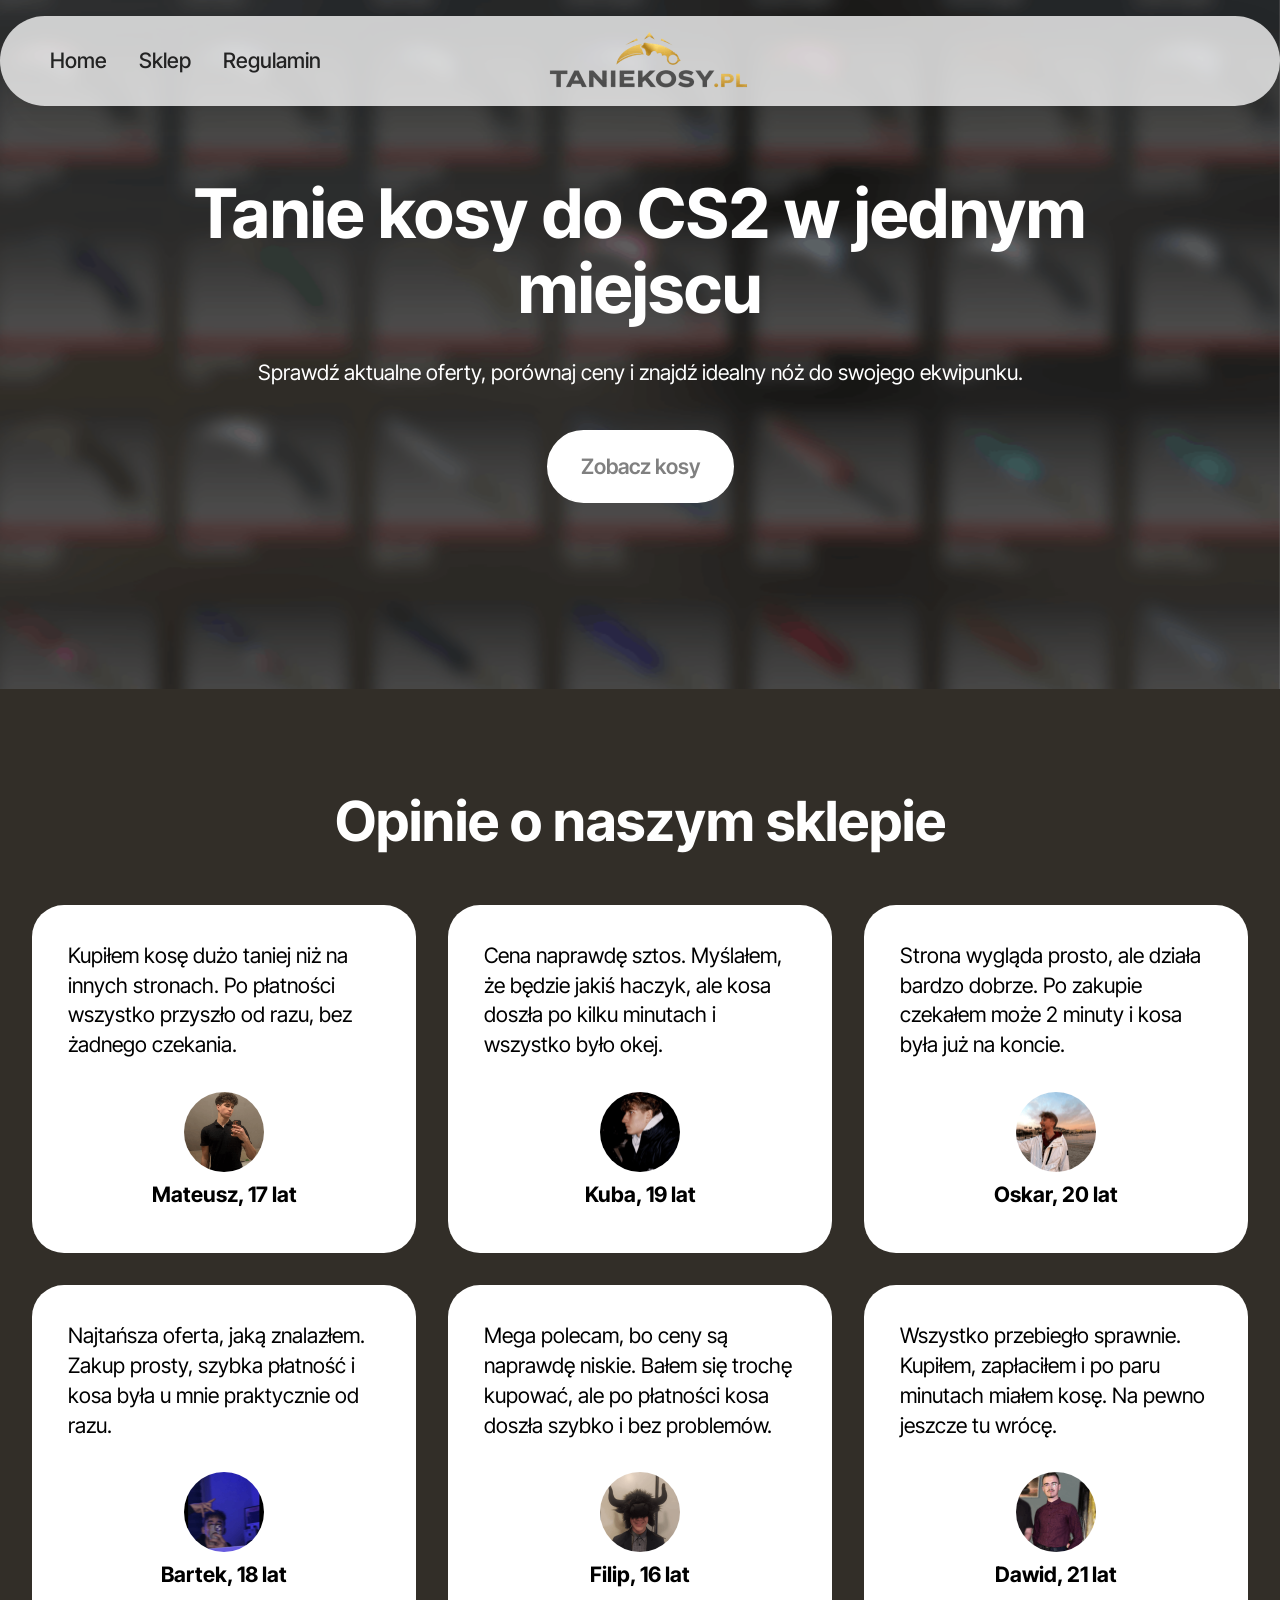
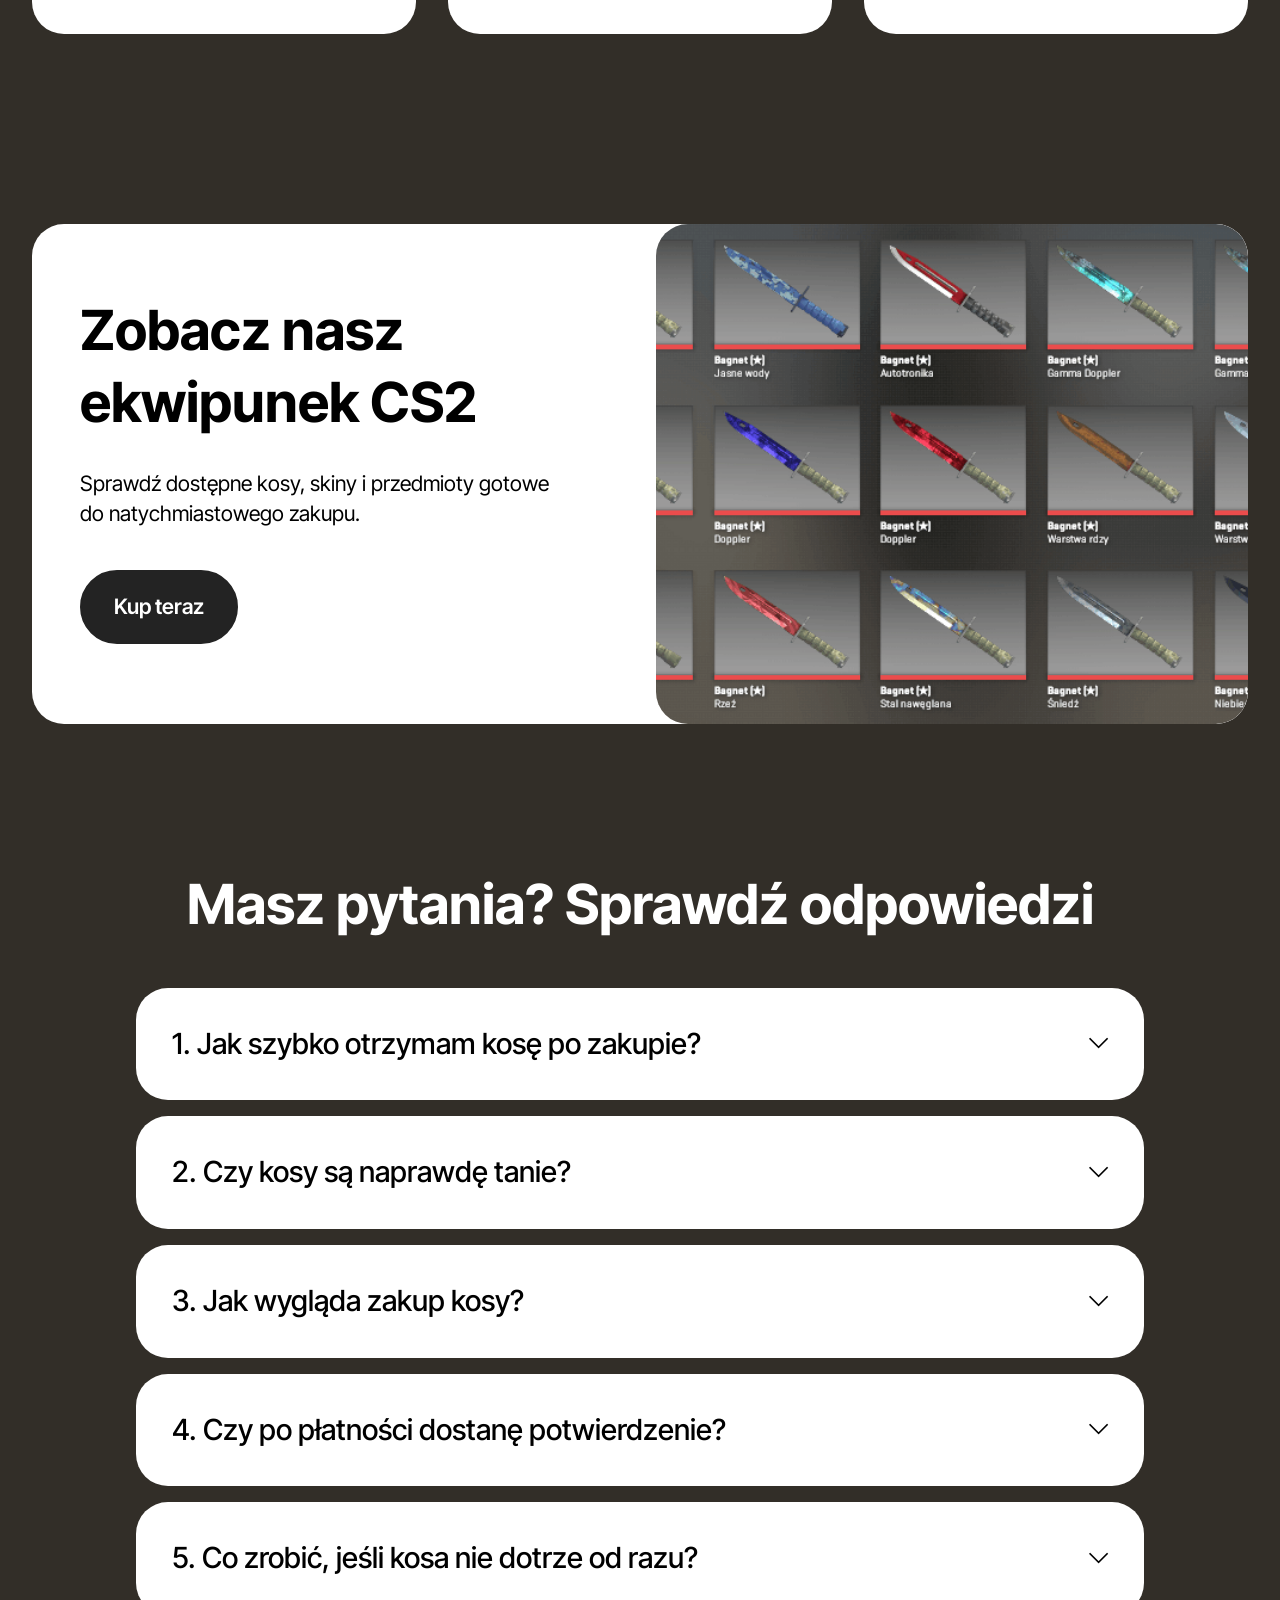
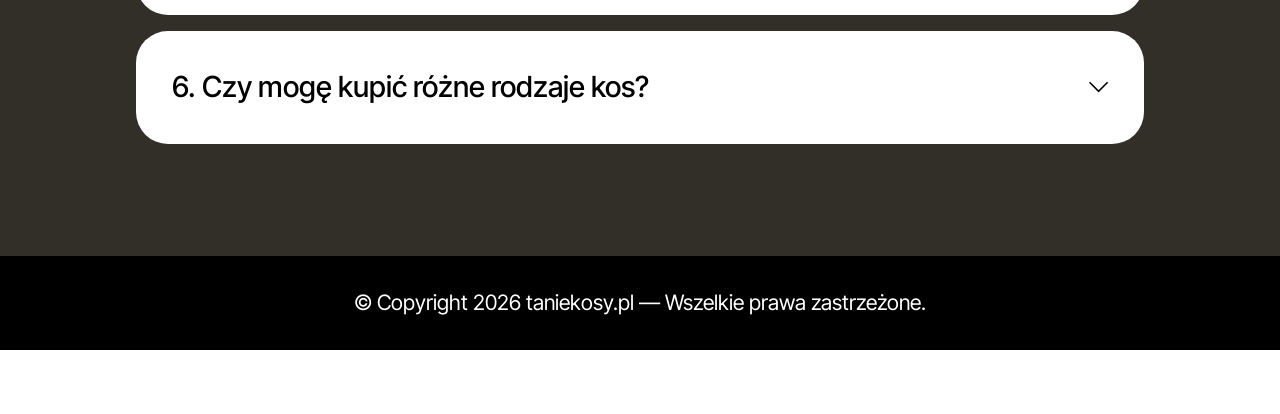
<file: index.html>
<!DOCTYPE html>
<html  >
<head>
  <!-- Site made with Mobirise Website Builder v6.1.12, https://mobirise.com -->
  <meta charset="UTF-8">
  <meta http-equiv="X-UA-Compatible" content="IE=edge">
  <meta name="generator" content="Mobirise v6.1.12, mobirise.com">
  <meta name="viewport" content="width=device-width, initial-scale=1, minimum-scale=1">
  <link rel="shortcut icon" href="assets/images/chatgpt20image203020kwi2020262000-13-51-128x128-1.png" type="image/x-icon">
  <meta name="description" content="">
  
  
  <title>Home</title>
  <link rel="stylesheet" href="assets/web/assets/mobirise-icons2/mobirise2.css">
  <link rel="stylesheet" href="assets/bootstrap/css/bootstrap.min.css">
  <link rel="stylesheet" href="assets/parallax/jarallax.css">
  <link rel="stylesheet" href="assets/animatecss/animate.css">
  <link rel="stylesheet" href="assets/dropdown/css/style.css">
  <link rel="stylesheet" href="assets/theme/css/style.css">
  <link rel="preload" href="https://fonts.googleapis.com/css?family=Inter+Tight:100,200,300,400,500,600,700,800,900,100i,200i,300i,400i,500i,600i,700i,800i,900i&display=swap" as="style" onload="this.onload=null;this.rel='stylesheet'">
  <noscript><link rel="stylesheet" href="https://fonts.googleapis.com/css?family=Inter+Tight:100,200,300,400,500,600,700,800,900,100i,200i,300i,400i,500i,600i,700i,800i,900i&display=swap"></noscript>
  <link rel="preload" as="style" href="assets/mobirise/css/mbr-additional.css?v=pNFRXb"><link rel="stylesheet" href="assets/mobirise/css/mbr-additional.css?v=pNFRXb" type="text/css">

  
  
  
</head>
<body>
  
  <section data-bs-version="5.1" class="menu menu3 cid-vidhh8G69r" once="menu" id="menu03-1i">
	

	<nav class="navbar navbar-dropdown navbar-fixed-top navbar-expand-lg">
		<div class="container">
			<div class="navbar-brand">
				<span class="navbar-logo">
					<a href="index.html">
						<img src="assets/images/chatgpt-image-30-kwi-2026-00-12-01-removebg-preview-480x160.png" alt="Mobirise Website Builder" style="height: 5rem;">
					</a>
				</span>
				
			</div>
			<button class="navbar-toggler" type="button" data-toggle="collapse" data-bs-toggle="collapse" data-target="#navbarSupportedContent" data-bs-target="#navbarSupportedContent" aria-controls="navbarNavAltMarkup" aria-expanded="false" aria-label="Toggle navigation">
				<div class="hamburger">
					<span></span>
					<span></span>
					<span></span>
					<span></span>
				</div>
			</button>
			<div class="collapse navbar-collapse" id="navbarSupportedContent">
				<ul class="navbar-nav nav-dropdown nav-right" data-app-modern-menu="true"><li class="nav-item">
						<a class="nav-link link text-black text-primary display-4" href="index.html">Home</a>
					</li>
					<li class="nav-item">
						<a class="nav-link link text-black show text-primary display-4" href="page1.html" aria-expanded="false">Sklep</a>
					</li>
					<li class="nav-item">
						<a class="nav-link link text-black text-primary display-4" href="page2.html">Regulamin</a>
					</li></ul>
				
				
			</div>
		</div>
	</nav>
</section>

<section data-bs-version="5.1" class="header09 startm5 cid-vidhtXXkE1 mbr-parallax-background" id="header09-1j">	
    
	<div class="mbr-overlay" style="opacity: 0.5; background-color: rgb(0, 0, 0);"></div>
	
	<div class="container-fluid">
		<div class="row">
			<div class="content-wrap col-12 col-md-10">
				<h1 class="mbr-section-title mbr-fonts-style mbr-white mb-4 display-1"><strong>Tanie kosy do CS2 w jednym miejscu</strong></h1>
				
				<p class="mbr-fonts-style mbr-text mbr-white mb-4 display-7">
					Sprawdź aktualne oferty, porównaj ceny i znajdź idealny nóż do swojego ekwipunku.
				</p>
				<div class="mbr-section-btn"><a class="btn btn-danger display-7" href="page1.html">Zobacz kosy</a></div>
			</div>
		</div>
	</div>
</section>

<section data-bs-version="5.1" class="people04 cid-vidt7UeLgT" id="people04-28">
	
	
	<div class="container">
		<div class="row mb-5 justify-content-center">
			<div class="col-12 mb-0 content-head">
				<h3 class="mbr-section-title mbr-fonts-style align-center mb-0 display-2">
					<strong>Opinie o naszym sklepie</strong></h3>
				
			</div>
		</div>
		<div class="row mbr-masonry" data-masonry="{&quot;percentPosition&quot;: true }">
			<div class="item features-without-image col-12 col-md-6 col-lg-4 active">
				<div class="item-wrapper">
					<div class="card-box align-left">
						<p class="card-text mbr-fonts-style display-7">
							Kupiłem kosę dużo taniej niż na innych stronach. Po płatności wszystko przyszło od razu, bez żadnego czekania.
						</p>
						<div class="img-wrapper mt-4 mb-2">
							<img src="assets/images/zrzut20ekranu202026-04-2920232157-160x157.png" alt="" data-slide-to="0" data-bs-slide-to="0">
						</div>
						<h5 class="card-title mbr-fonts-style display-7"><strong>Mateusz, 17 lat</strong></h5>
					</div>
				</div>
			</div>
			<div class="item features-without-image col-12 col-md-6 col-lg-4">
				<div class="item-wrapper">
					<div class="card-box align-left">
						<p class="card-text mbr-fonts-style display-7">
							Cena naprawdę sztos. Myślałem, że będzie jakiś haczyk, ale kosa doszła po kilku minutach i wszystko było okej.
						</p>
						<div class="img-wrapper mt-4 mb-2">
							<img src="assets/images/zrzut20ekranu202026-04-2920232144-160x179.png" data-slide-to="1" data-bs-slide-to="1" alt="">
						</div>
						<h5 class="card-title mbr-fonts-style display-7"><strong>Kuba, 19 lat</strong></h5>
					</div>
				</div>
			</div>
			<div class="item features-without-image col-12 col-md-6 col-lg-4">
				<div class="item-wrapper">
					<div class="card-box align-left">
						<p class="card-text mbr-fonts-style display-7">
							Strona wygląda prosto, ale działa bardzo dobrze. Po zakupie czekałem może 2 minuty i kosa była już na koncie.
						</p>
						<div class="img-wrapper mt-4 mb-2">
							<img src="assets/images/zrzut20ekranu202026-04-2920232059-160x161.png" data-slide-to="2" data-bs-slide-to="2" alt="">
						</div>
						<h5 class="card-title mbr-fonts-style display-7"><strong>Oskar, 20 lat</strong></h5>
					</div>
				</div>
			</div>
			<div class="item features-without-image col-12 col-md-6 col-lg-4">
				<div class="item-wrapper">
					<div class="card-box align-left">
						<p class="card-text mbr-fonts-style display-7">
							Najtańsza oferta, jaką znalazłem. Zakup prosty, szybka płatność i kosa była u mnie praktycznie od razu.
						</p>
						<div class="img-wrapper mt-4 mb-2">
							<img src="assets/images/zrzut20ekranu202026-04-2920232128-160x190.png" data-slide-to="3" data-bs-slide-to="3" alt="">
						</div>
						<h5 class="card-title mbr-fonts-style display-7"><strong>Bartek, 18 lat</strong></h5>
					</div>
				</div>
			</div>
			<div class="item features-without-image col-12 col-md-6 col-lg-4">
				<div class="item-wrapper">
					<div class="card-box align-left">
						<p class="card-text mbr-fonts-style display-7">
							Mega polecam, bo ceny są naprawdę niskie. Bałem się trochę kupować, ale po płatności kosa doszła szybko i bez problemów.
						</p>
						<div class="img-wrapper mt-4 mb-2">
							<img src="assets/images/zrzut20ekranu202026-04-2920232021-160x164.png" data-slide-to="4" data-bs-slide-to="4" alt="">
						</div>
						<h5 class="card-title mbr-fonts-style display-7"><strong>Filip, 16 lat</strong></h5>
					</div>
				</div>
			</div>
			<div class="item features-without-image col-12 col-md-6 col-lg-4">
				<div class="item-wrapper">
					<div class="card-box align-left">
						<p class="card-text mbr-fonts-style display-7">
							Wszystko przebiegło sprawnie. Kupiłem, zapłaciłem i po paru minutach miałem kosę. Na pewno jeszcze tu wrócę.
						</p>
						<div class="img-wrapper mt-4 mb-2">
							<img src="assets/images/zrzut20ekranu202026-04-2920232045-160x172.png" data-slide-to="5" data-bs-slide-to="5" alt="">
						</div>
						<h5 class="card-title mbr-fonts-style display-7"><strong>Dawid, 21 lat</strong></h5>
					</div>
				</div>
			</div>
		</div>
	</div>
</section>

<section data-bs-version="5.1" class="features025 cid-vidxOL8Yru" id="features025-29">
  

  
  

  <div class="container">
    <div class="row justify-content-center align-items-center">
      <div class="col-12">
        <div class="card-wrapper">
          <div class="row">
            <div class="col-12 col-md-12 col-lg-6 image-wrapper">
              <img class="w-100" src="assets/images/zrzut20ekranu202026-04-2920224809-700x419.png" alt="Mobirise Website Builder">
            </div>
            <div class="col-12 col-lg col-md-12">
              <div class="text-wrapper align-left">
                <h5 class="mbr-section-title mbr-fonts-style mb-4 display-2"><strong>Zobacz nasz ekwipunek CS2</strong></h5>
                
                <p class="mbr-text mbr-fonts-style mb-4 display-7">
                  Sprawdź dostępne kosy, skiny i przedmioty gotowe do natychmiastowego zakupu.<br>
                </p>
                <div class="mbr-section-btn mt-3"><a class="btn btn-lg btn-black display-7" href="page1.html">Kup teraz</a></div>
              </div>
            </div>
          </div>
        </div>
      </div>
    </div>
  </div>
</section>

<section data-bs-version="5.1" class="list1 cid-vidkOlXGic" id="list01-21">	
    
	
	<div class="container">
		<div class="row justify-content-center">
			<div class="col-12 col-md-12 col-lg-10 m-auto">
				<div class="content">
					<div class="row justify-content-center mb-5">
						<div class="col-12 content-head">
							<div class="mbr-section-head">
								<h4 class="mbr-section-title mbr-fonts-style align-center mb-0 display-2"><strong>Masz pytania? Sprawdź odpowiedzi</strong></h4>
								
							</div>
						</div>
					</div>
					<div id="bootstrap-accordion_30" class="panel-group accordionStyles accordion" role="tablist" aria-multiselectable="true">
						<div class="card">
							<div class="card-header" role="tab" id="headingOne">
								<a role="button" class="panel-title collapsed" data-toggle="collapse" data-bs-toggle="collapse" data-core="" href="#collapse1_30" aria-expanded="false" aria-controls="collapse1">
									<h6 class="panel-title-edit mbr-semibold mbr-fonts-style mb-0 display-5">1. Jak szybko otrzymam kosę po zakupie?</h6>
									<span class="sign mbr-iconfont mobi-mbri-arrow-down"></span>
								</a>
							</div>
							<div id="collapse1_30" class="panel-collapse noScroll collapse" role="tabpanel" aria-labelledby="headingOne" data-parent="#accordion" data-bs-parent="#bootstrap-accordion_30">
								<div class="panel-body">
									<p class="mbr-fonts-style panel-text display-7">
										Najczęściej kosa trafia do kupującego od razu po płatności lub w ciągu kilku minut. W wyjątkowych sytuacjach czas realizacji może być trochę dłuższy.
									</p>
								</div>
							</div>
						</div>
						<div class="card">
							<div class="card-header" role="tab" id="headingOne">
								<a role="button" class="panel-title collapsed" data-toggle="collapse" data-bs-toggle="collapse" data-core="" href="#collapse2_30" aria-expanded="false" aria-controls="collapse2">
									<h6 class="panel-title-edit mbr-semibold mbr-fonts-style mb-0 display-5">2. Czy kosy są naprawdę tanie?</h6>
									<span class="sign mbr-iconfont mobi-mbri-arrow-down"></span>
								</a>
							</div>
							<div id="collapse2_30" class="panel-collapse noScroll collapse" role="tabpanel" aria-labelledby="headingOne" data-parent="#accordion" data-bs-parent="#bootstrap-accordion_30">
								<div class="panel-body">
									<p class="mbr-fonts-style panel-text display-7">
										Tak, naszą główną zaletą są bardzo niskie ceny. Staramy się oferować kosy do CS2 możliwie najtaniej.
									</p>
								</div>
							</div>
						</div>
						<div class="card">
							<div class="card-header" role="tab" id="headingOne">
								<a role="button" class="panel-title collapsed" data-toggle="collapse" data-bs-toggle="collapse" data-core="" href="#collapse3_30" aria-expanded="false" aria-controls="collapse3">
									<h6 class="panel-title-edit mbr-semibold mbr-fonts-style mb-0 display-5">3. Jak wygląda zakup kosy?</h6>
									<span class="sign mbr-iconfont mobi-mbri-arrow-down"></span>
								</a>
							</div>
							<div id="collapse3_30" class="panel-collapse noScroll collapse" role="tabpanel" aria-labelledby="headingOne" data-parent="#accordion" data-bs-parent="#bootstrap-accordion_30">
								<div class="panel-body">
									<p class="mbr-fonts-style panel-text display-7">
										Wybierasz interesującą Cię kosę, przechodzisz do płatności, a po jej zaksięgowaniu realizujemy zamówienie.
									</p>
								</div>
							</div>
						</div>
						<div class="card">
							<div class="card-header" role="tab" id="headingOne">
								<a role="button" class="panel-title collapsed" data-toggle="collapse" data-bs-toggle="collapse" data-core="" href="#collapse4_30" aria-expanded="false" aria-controls="collapse4">
									<h6 class="panel-title-edit mbr-semibold mbr-fonts-style mb-0 display-5">4. Czy po płatności dostanę potwierdzenie?</h6>
									<span class="sign mbr-iconfont mobi-mbri-arrow-down"></span>
								</a>
							</div>
							<div id="collapse4_30" class="panel-collapse noScroll collapse" role="tabpanel" aria-labelledby="headingOne" data-parent="#accordion" data-bs-parent="#bootstrap-accordion_30">
								<div class="panel-body">
									<p class="mbr-fonts-style panel-text display-7">
										Tak, po zakupie otrzymasz potwierdzenie zamówienia oraz informacje dotyczące realizacji.
									</p>
								</div>
							</div>
						</div>
						<div class="card">
							<div class="card-header" role="tab" id="headingOne">
								<a role="button" class="panel-title collapsed" data-toggle="collapse" data-bs-toggle="collapse" data-core="" href="#collapse5_30" aria-expanded="false" aria-controls="collapse5">
									<h6 class="panel-title-edit mbr-semibold mbr-fonts-style mb-0 display-5">5. Co zrobić, jeśli kosa nie dotrze od razu?</h6>
									<span class="sign mbr-iconfont mobi-mbri-arrow-down"></span>
								</a>
							</div>
							<div id="collapse5_30" class="panel-collapse noScroll collapse" role="tabpanel" aria-labelledby="headingOne" data-parent="#accordion" data-bs-parent="#bootstrap-accordion_30">
								<div class="panel-body">
									<p class="mbr-fonts-style panel-text display-7">
										Wystarczy skontaktować się z obsługą sklepu. Sprawdzimy zamówienie i pomożemy jak najszybciej rozwiązać problem.
									</p>
								</div>
							</div>
						</div>
						<div class="card">
							<div class="card-header" role="tab" id="headingOne">
								<a role="button" class="panel-title collapsed" data-toggle="collapse" data-bs-toggle="collapse" data-core="" href="#collapse6_30" aria-expanded="false" aria-controls="collapse6">
									<h6 class="panel-title-edit mbr-semibold mbr-fonts-style mb-0 display-5">6. Czy mogę kupić różne rodzaje kos?</h6>
									<span class="sign mbr-iconfont mobi-mbri-arrow-down"></span>
								</a>
							</div>
							<div id="collapse6_30" class="panel-collapse noScroll collapse" role="tabpanel" aria-labelledby="headingOne" data-parent="#accordion" data-bs-parent="#bootstrap-accordion_30">
								<div class="panel-body">
									<p class="mbr-fonts-style panel-text display-7">
										Tak, w sklepie znajdziesz różne modele noży do CS2, między innymi Karambit, Butterfly, M9 Bayonet, Talon, Huntsman i inne.
									</p>
								</div>
							</div>
						</div>
					</div>
				</div>
			</div>
		</div>
	</div>
</section>

<section data-bs-version="5.1" class="footer4 cid-vidkRnXA9g" once="footers" id="footer04-22">

    

    

    <div class="container">
        <div class="media-container-row align-center mbr-white">
            <div class="col-12">
                <p class="mbr-text mb-0 mbr-fonts-style display-7">
                    © Copyright 2026 taniekosy.pl — Wszelkie prawa zastrzeżone.
                </p>
            </div>
        </div>
    </div>
</section><section class="display-7" style="padding: 0;align-items: center;justify-content: center;flex-wrap: wrap;    align-content: center;display: flex;position: relative;height: 4rem;"><a href="https://mobiri.se/3700292" style="flex: 1 1;height: 4rem;position: absolute;width: 100%;z-index: 1;"><img alt="" style="height: 4rem;" src="[data-uri]"></a><p style="margin: 0;text-align: center;" class="display-7">&#8204;</p><a style="z-index:1" href="https://mobirise.com/builder/ai-website-builder.html">AI Website Builder</a></section><script src="assets/bootstrap/js/bootstrap.bundle.min.js"></script>  <script src="assets/parallax/jarallax.js"></script>  <script src="assets/smoothscroll/smooth-scroll.js"></script>  <script src="assets/ytplayer/index.js"></script>  <script src="assets/dropdown/js/navbar-dropdown.js"></script>  <script src="assets/masonry/masonry.pkgd.min.js"></script>  <script src="assets/imagesloaded/imagesloaded.pkgd.min.js"></script>  <script src="assets/mbr-switch-arrow/mbr-switch-arrow.js"></script>  <script src="assets/theme/js/script.js"></script>  
  
  
  <input name="animation" type="hidden">
  </body>
</html>
</file>
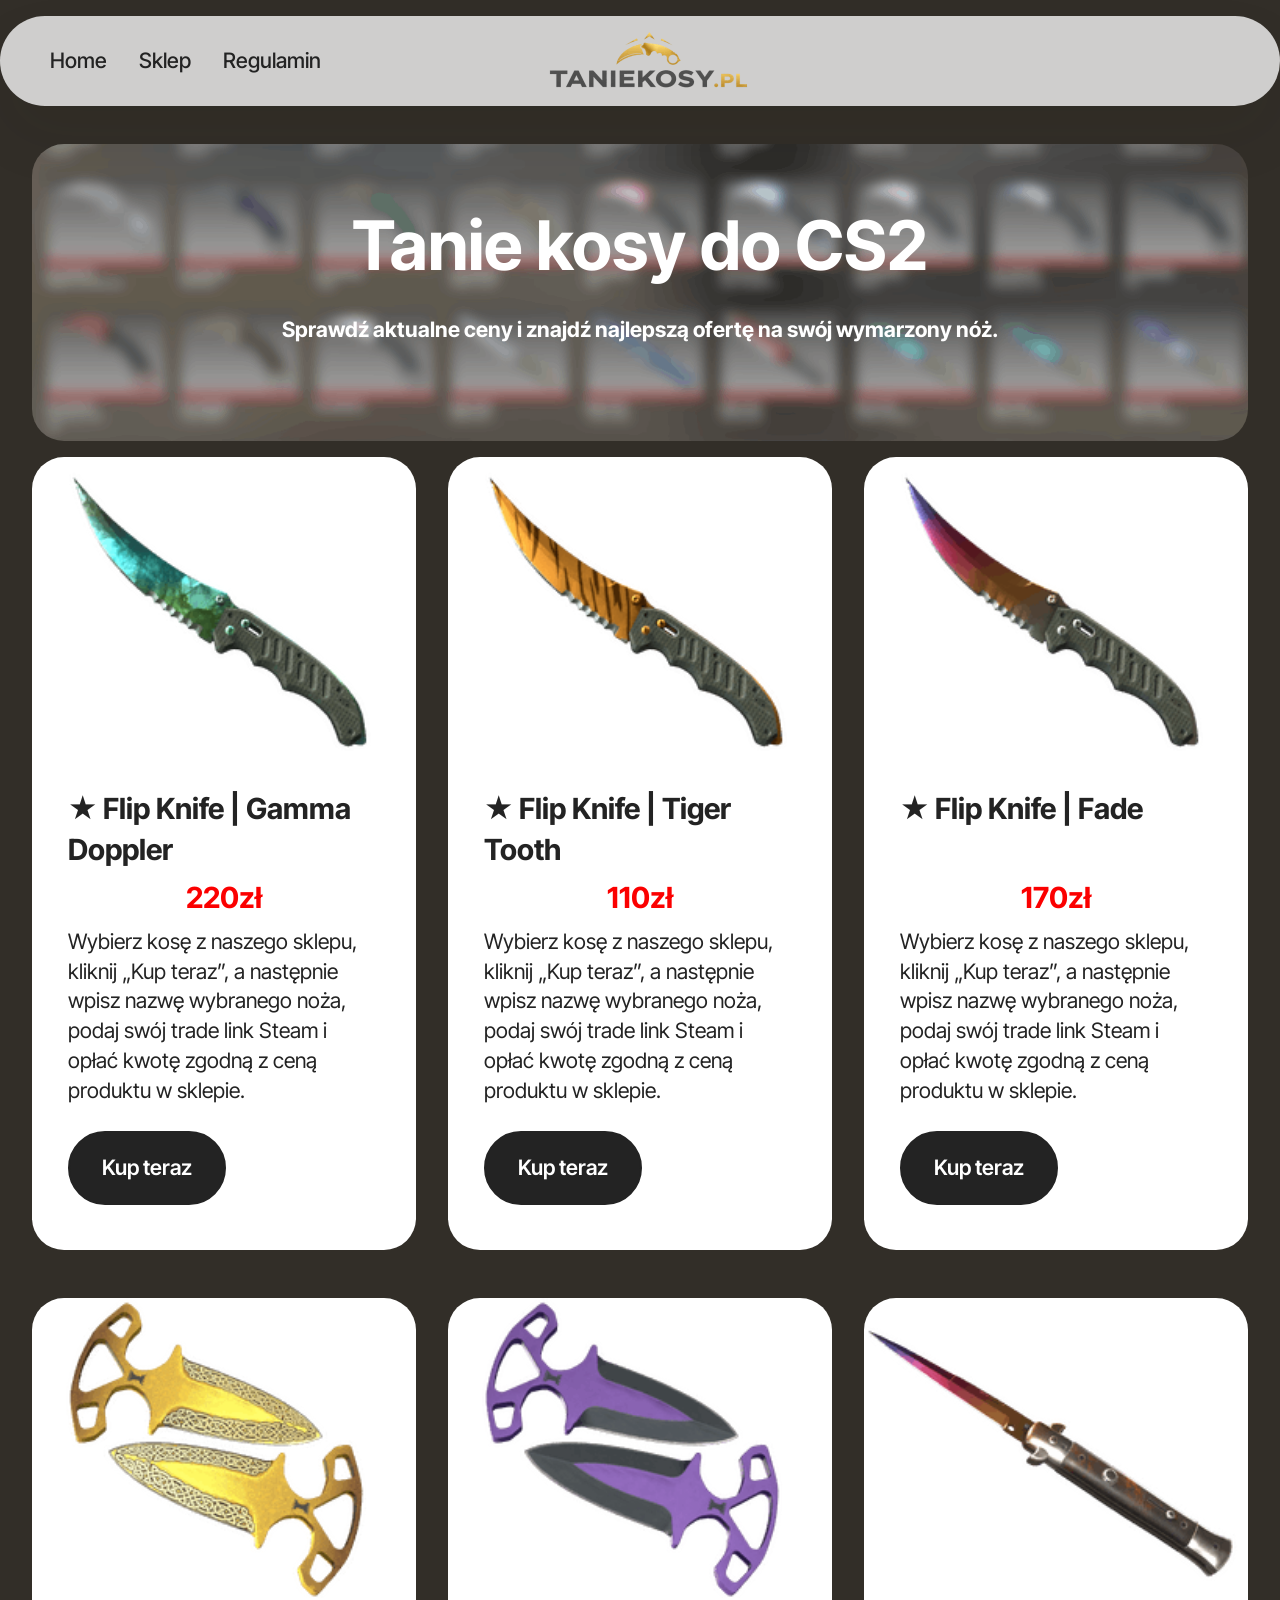
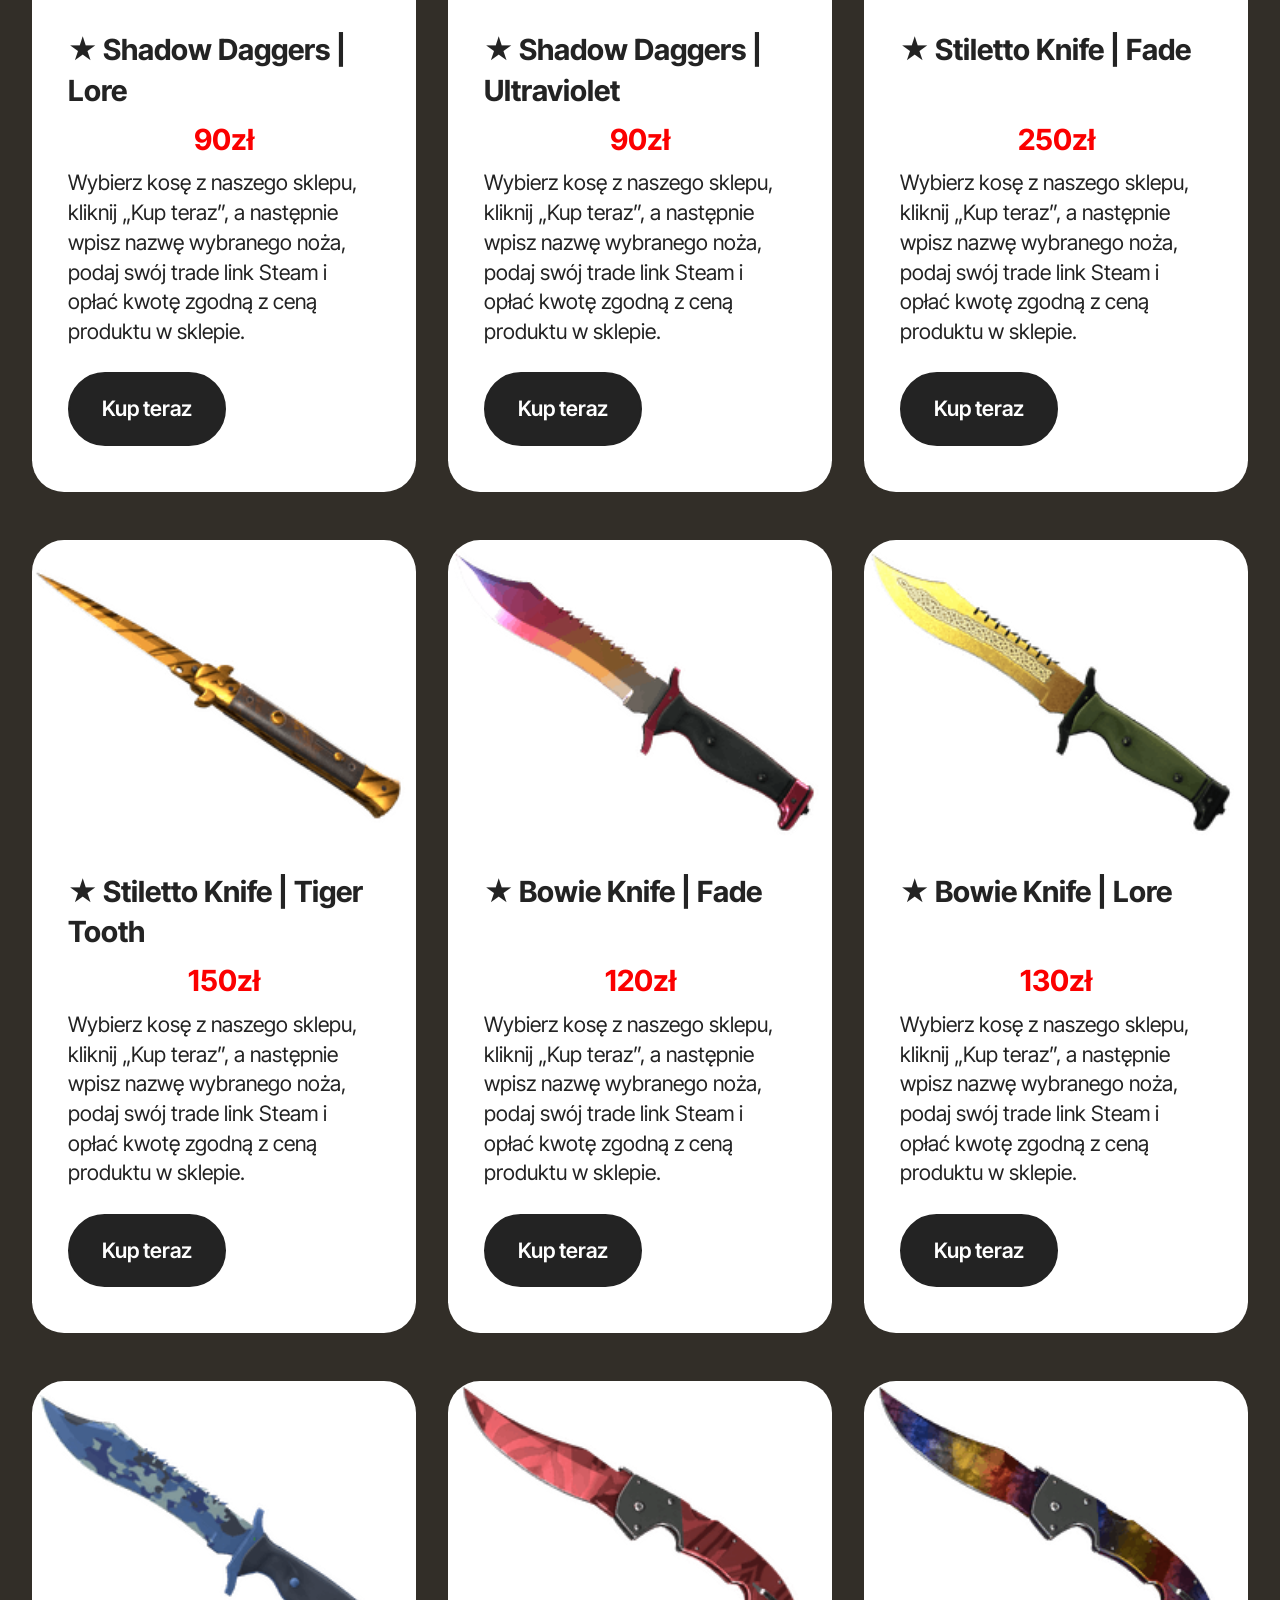
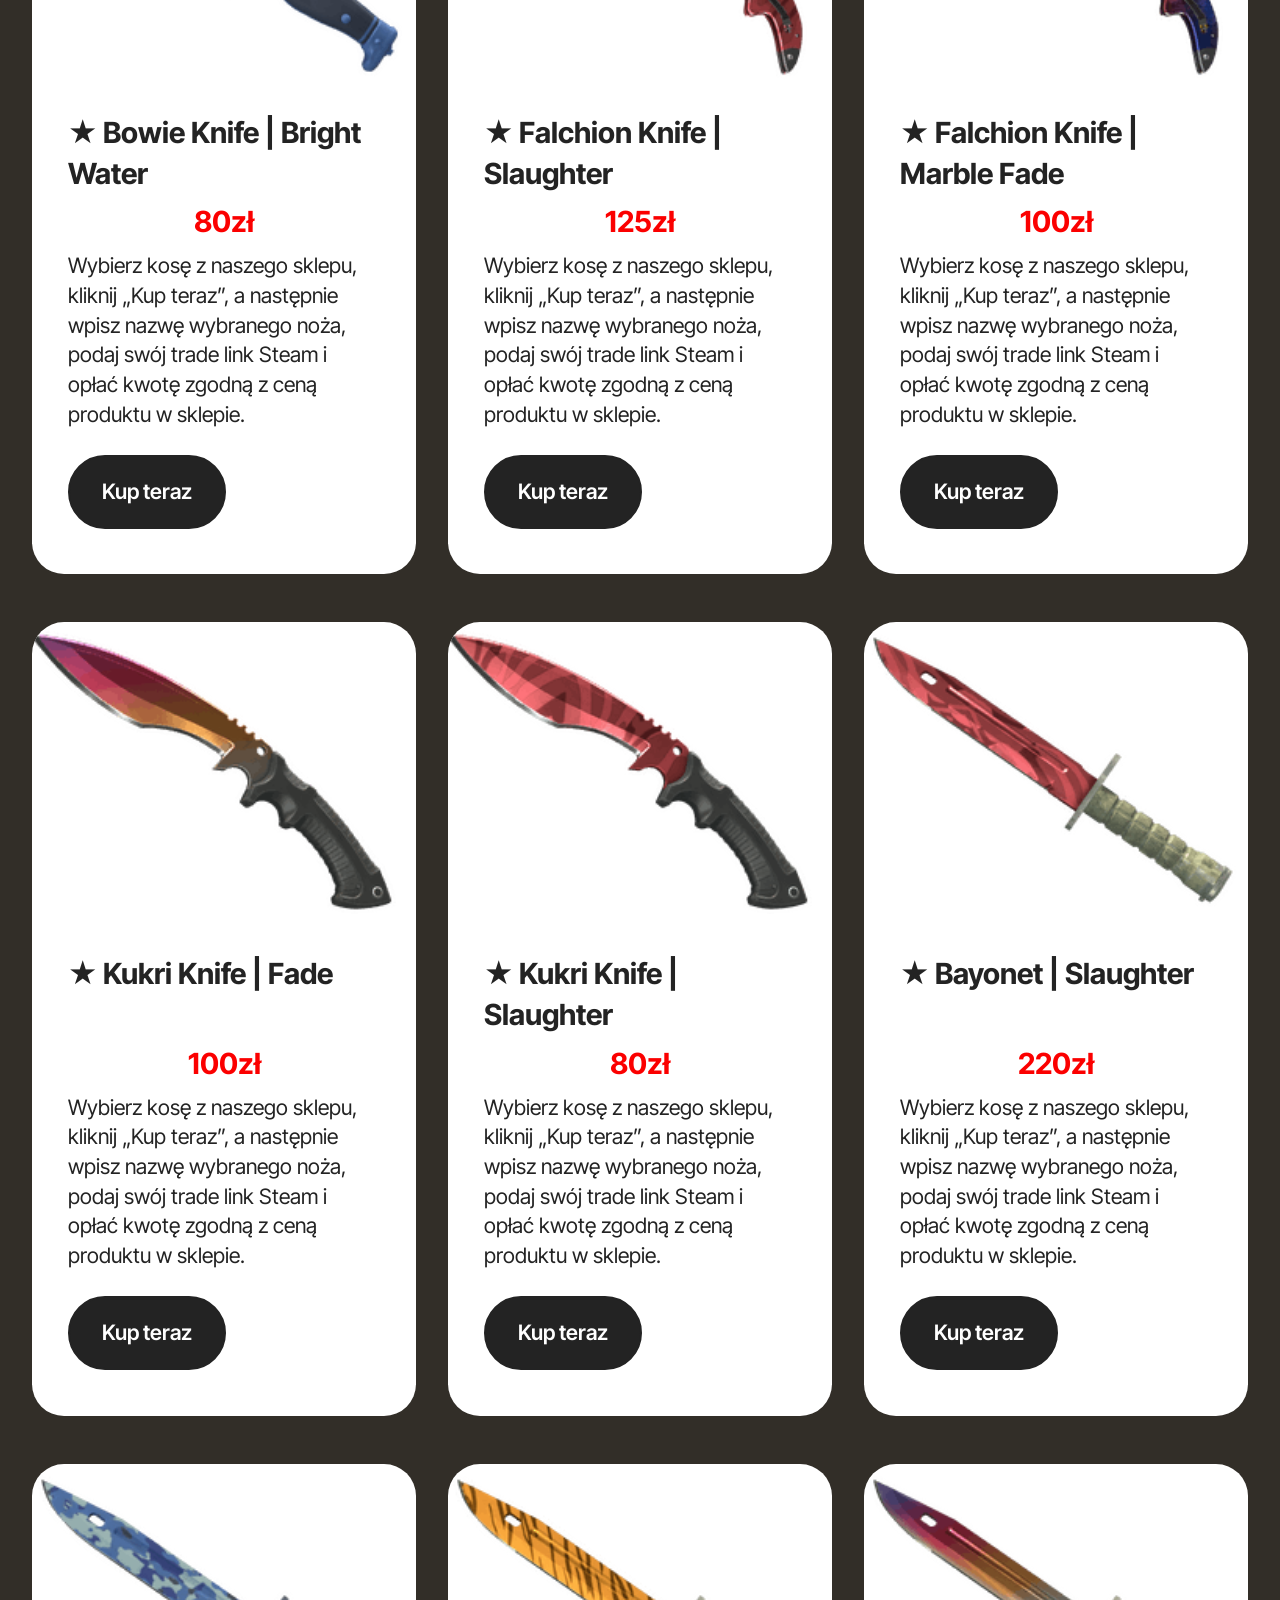
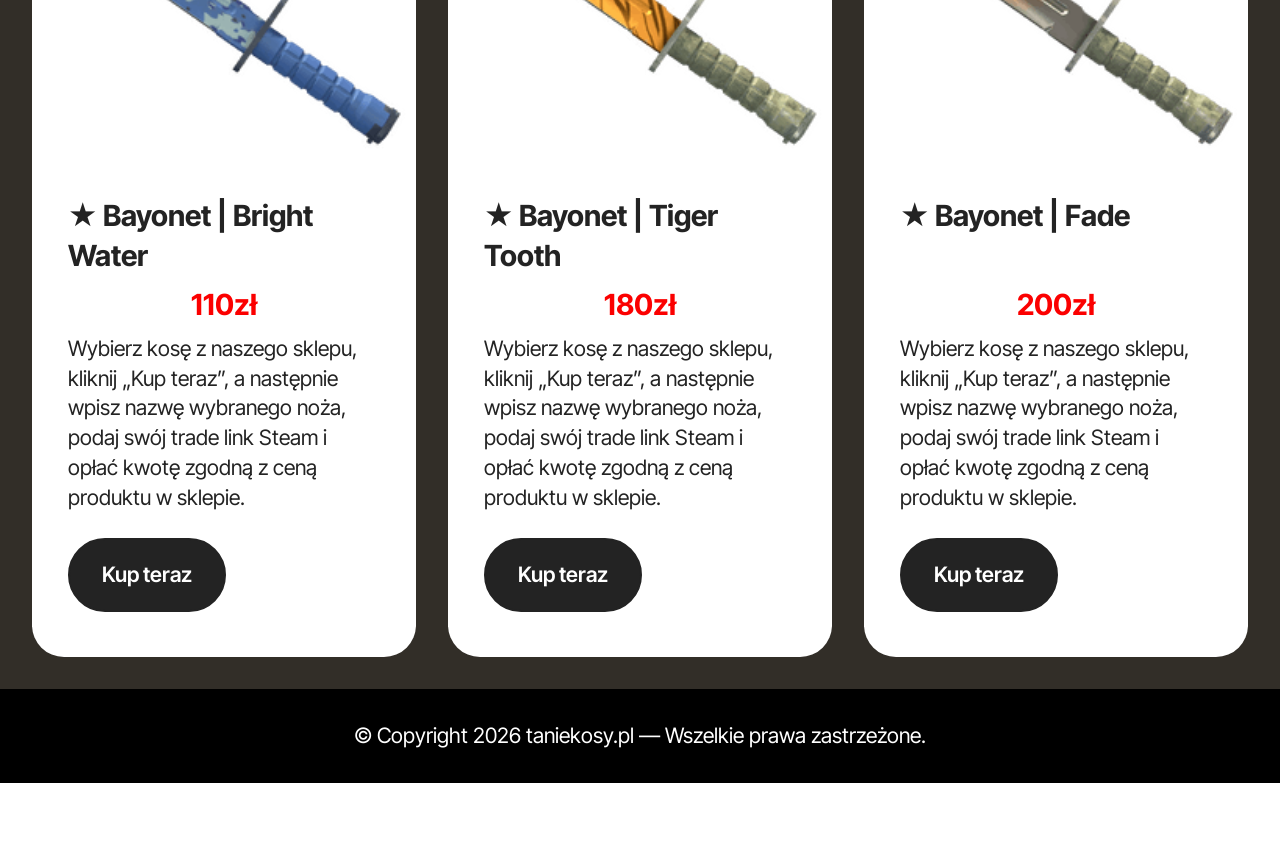
<file: page1.html>
<!DOCTYPE html>
<html  >
<head>
  <!-- Site made with Mobirise Website Builder v6.1.12, https://mobirise.com -->
  <meta charset="UTF-8">
  <meta http-equiv="X-UA-Compatible" content="IE=edge">
  <meta name="generator" content="Mobirise v6.1.12, mobirise.com">
  <meta name="viewport" content="width=device-width, initial-scale=1, minimum-scale=1">
  <link rel="shortcut icon" href="assets/images/chatgpt20image203020kwi2020262000-13-51-128x128-1.png" type="image/x-icon">
  <meta name="description" content="">
  
  
  <title>Sklep</title>
  <link rel="stylesheet" href="assets/web/assets/mobirise-icons2/mobirise2.css">
  <link rel="stylesheet" href="assets/bootstrap/css/bootstrap.min.css">
  <link rel="stylesheet" href="assets/animatecss/animate.css">
  <link rel="stylesheet" href="assets/dropdown/css/style.css">
  <link rel="stylesheet" href="assets/theme/css/style.css">
  <link rel="preload" href="https://fonts.googleapis.com/css?family=Inter+Tight:100,200,300,400,500,600,700,800,900,100i,200i,300i,400i,500i,600i,700i,800i,900i&display=swap" as="style" onload="this.onload=null;this.rel='stylesheet'">
  <noscript><link rel="stylesheet" href="https://fonts.googleapis.com/css?family=Inter+Tight:100,200,300,400,500,600,700,800,900,100i,200i,300i,400i,500i,600i,700i,800i,900i&display=swap"></noscript>
  <link rel="preload" as="style" href="assets/mobirise/css/mbr-additional.css?v=K4RdWj"><link rel="stylesheet" href="assets/mobirise/css/mbr-additional.css?v=K4RdWj" type="text/css">

  
  
  
</head>
<body>
  
  <section data-bs-version="5.1" class="menu menu3 cid-vidj1pimf2" once="menu" id="menu03-1r">
	

	<nav class="navbar navbar-dropdown navbar-fixed-top navbar-expand-lg">
		<div class="container">
			<div class="navbar-brand">
				<span class="navbar-logo">
					<a href="index.html">
						<img src="assets/images/chatgpt-image-30-kwi-2026-00-12-01-removebg-preview-480x160.png" alt="Mobirise Website Builder" style="height: 5rem;">
					</a>
				</span>
				
			</div>
			<button class="navbar-toggler" type="button" data-toggle="collapse" data-bs-toggle="collapse" data-target="#navbarSupportedContent" data-bs-target="#navbarSupportedContent" aria-controls="navbarNavAltMarkup" aria-expanded="false" aria-label="Toggle navigation">
				<div class="hamburger">
					<span></span>
					<span></span>
					<span></span>
					<span></span>
				</div>
			</button>
			<div class="collapse navbar-collapse" id="navbarSupportedContent">
				<ul class="navbar-nav nav-dropdown nav-right" data-app-modern-menu="true"><li class="nav-item">
						<a class="nav-link link text-black text-primary display-4" href="index.html">Home</a>
					</li>
					<li class="nav-item">
						<a class="nav-link link text-black show text-primary display-4" href="page1.html" aria-expanded="false">Sklep</a>
					</li>
					<li class="nav-item">
						<a class="nav-link link text-black text-primary display-4" href="page2.html">Regulamin</a>
					</li></ul>
				
				
			</div>
		</div>
	</nav>
</section>

<section data-bs-version="5.1" class="header15 cid-vidrxQFKeI" id="header15-26">
	

	
	
	<div class="container">
		<div class="row justify-content-center">
			<div class="card col-12 col-lg-12">
				<div class="card-wrapper wrap">
					<div class="card-box align-center">
						<h1 class="card-title mbr-fonts-style mb-4 display-1"><strong>Tanie kosy do CS2</strong></h1>
						<p class="mbr-text mbr-fonts-style mb-4 display-7"><strong>
							Sprawdź aktualne ceny i znajdź najlepszą ofertę na swój wymarzony nóż.
						</strong></p>
						
					</div>
				</div>
			</div>
		</div>
	</div>
</section>

<section data-bs-version="5.1" class="pricing02 cid-vidjcwjlyj" id="pricing02-1u">
  
  
  <div class="container">
    <div class="row justify-content-center">
      <div class="col-12 content-head">
        
      </div>
    </div>
    <div class="row">
      <div class="item features-image col-12 col-md-6 col-lg-4">
        <div class="item-wrapper">
          <div class="item-img">
            <img src="assets/images/330x1922028-256x192.png" alt="Mobirise Website Builder">
          </div>
          <div class="item-content">
            <h5 class="item-title mbr-fonts-style display-5"><strong>★ Flip Knife | Gamma Doppler</strong></h5>
            <h6 class="item-subtitle mbr-fonts-style display-5"><strong>220zł</strong></h6>
            <p class="mbr-text mbr-fonts-style display-7">
              Wybierz kosę z naszego sklepu, kliknij „Kup teraz”, a następnie wpisz nazwę wybranego noża, podaj swój trade link Steam i opłać kwotę zgodną z ceną produktu w sklepie.
            </p>
            <div class="mbr-section-btn item-footer"><a href="https://suppi.pl/wsparcie/taniekosy" class="btn item-btn btn-black display-7" target="_blank">Kup teraz</a></div>
          </div>

        </div>
      </div>
      <div class="item features-image col-12 col-md-6 col-lg-4">
        <div class="item-wrapper">
          <div class="item-img">
            <img src="assets/images/330x1922029-256x192.png" alt="Mobirise Website Builder">
          </div>
          <div class="item-content">
            <h5 class="item-title mbr-fonts-style display-5"><strong>★ Flip Knife | Tiger Tooth</strong></h5>
            <h6 class="item-subtitle mbr-fonts-style display-5"><strong>
              110zł</strong></h6>
            <p class="mbr-text mbr-fonts-style display-7">
              Wybierz kosę z naszego sklepu, kliknij „Kup teraz”, a następnie wpisz nazwę wybranego noża, podaj swój trade link Steam i opłać kwotę zgodną z ceną produktu w sklepie.
            </p>
            <div class="mbr-section-btn item-footer"><a href="https://suppi.pl/wsparcie/taniekosy" class="btn item-btn btn-black display-7" target="_blank">Kup teraz</a></div>
          </div>
        </div>
      </div>
      <div class="item features-image col-12 col-md-6 col-lg-4">
        <div class="item-wrapper">
          <div class="item-img">
            <img src="assets/images/330x1922030-256x192.png" alt="Mobirise Website Builder">
          </div>
          <div class="item-content">
            <h5 class="item-title mbr-fonts-style display-5"><strong>★ Flip Knife | Fade</strong><br><strong><br></strong></h5>
            <h6 class="item-subtitle mbr-fonts-style display-5"><strong>
              170zł</strong></h6>
            <p class="mbr-text mbr-fonts-style display-7">
              Wybierz kosę z naszego sklepu, kliknij „Kup teraz”, a następnie wpisz nazwę wybranego noża, podaj swój trade link Steam i opłać kwotę zgodną z ceną produktu w sklepie.<br>
            </p>
            <div class="mbr-section-btn item-footer"><a href="https://suppi.pl/wsparcie/taniekosy" class="btn item-btn btn-black display-7" target="_blank">Kup teraz</a></div>
          </div>
        </div>
      </div>
    </div>
  </div>
</section>

<section data-bs-version="5.1" class="pricing02 cid-vidBiQMGNF" id="pricing02-2a">
  
  
  <div class="container">
    <div class="row justify-content-center">
      <div class="col-12 content-head">
        
      </div>
    </div>
    <div class="row">
      <div class="item features-image col-12 col-md-6 col-lg-4">
        <div class="item-wrapper">
          <div class="item-img">
            <img src="assets/images/330x1922031-256x192.png" alt="Mobirise Website Builder">
          </div>
          <div class="item-content">
            <h5 class="item-title mbr-fonts-style display-5"><strong>★ Shadow Daggers | Lore</strong></h5>
            <h3 class="item-subtitle mbr-fonts-style display-5"><strong>
              90zł</strong></h3>
            <p class="mbr-text mbr-fonts-style display-7">
              Wybierz kosę z naszego sklepu, kliknij „Kup teraz”, a następnie wpisz nazwę wybranego noża, podaj swój trade link Steam i opłać kwotę zgodną z ceną produktu w sklepie.
            </p>
            <div class="mbr-section-btn item-footer"><a href="https://suppi.pl/wsparcie/taniekosy" class="btn item-btn btn-black display-7" target="_blank">Kup teraz</a></div>
          </div>

        </div>
      </div>
      <div class="item features-image col-12 col-md-6 col-lg-4">
        <div class="item-wrapper">
          <div class="item-img">
            <img src="assets/images/330x1922032-256x192.png" alt="Mobirise Website Builder">
          </div>
          <div class="item-content">
            <h5 class="item-title mbr-fonts-style display-5"><strong>★ Shadow Daggers | Ultraviolet</strong></h5>
            <h3 class="item-subtitle mbr-fonts-style display-5"><strong>
              90zł</strong></h3>
            <p class="mbr-text mbr-fonts-style display-7">
              Wybierz kosę z naszego sklepu, kliknij „Kup teraz”, a następnie wpisz nazwę wybranego noża, podaj swój trade link Steam i opłać kwotę zgodną z ceną produktu w sklepie.
            </p>
            <div class="mbr-section-btn item-footer"><a href="https://suppi.pl/wsparcie/taniekosy" class="btn item-btn btn-black display-7" target="_blank">Kup teraz</a></div>
          </div>
        </div>
      </div>
      <div class="item features-image col-12 col-md-6 col-lg-4">
        <div class="item-wrapper">
          <div class="item-img">
            <img src="assets/images/330x1922033-256x192.png" alt="Mobirise Website Builder">
          </div>
          <div class="item-content">
            <h5 class="item-title mbr-fonts-style display-5"><strong>★ Stiletto Knife | Fade</strong><br><strong><br></strong></h5>
            <h3 class="item-subtitle mbr-fonts-style display-5"><strong>
              250zł</strong></h3>
            <p class="mbr-text mbr-fonts-style display-7">
              Wybierz kosę z naszego sklepu, kliknij „Kup teraz”, a następnie wpisz nazwę wybranego noża, podaj swój trade link Steam i opłać kwotę zgodną z ceną produktu w sklepie.<br>
            </p>
            <div class="mbr-section-btn item-footer"><a href="https://suppi.pl/wsparcie/taniekosy" class="btn item-btn btn-black display-7" target="_blank">Kup teraz</a></div>
          </div>
        </div>
      </div>
    </div>
  </div>
</section>

<section data-bs-version="5.1" class="pricing02 cid-vidsoOs0b0" id="pricing02-27">
  
  
  <div class="container">
    <div class="row justify-content-center">
      <div class="col-12 content-head">
        
      </div>
    </div>
    <div class="row">
      <div class="item features-image col-12 col-md-6 col-lg-4">
        <div class="item-wrapper">
          <div class="item-img">
            <img src="assets/images/330x1922034-256x192.png" alt="Mobirise Website Builder">
          </div>
          <div class="item-content">
            <h5 class="item-title mbr-fonts-style display-5"><strong>★ Stiletto Knife | Tiger Tooth</strong></h5>
            <h6 class="item-subtitle mbr-fonts-style display-5"><strong>
              150zł</strong></h6>
            <p class="mbr-text mbr-fonts-style display-7">
              Wybierz kosę z naszego sklepu, kliknij „Kup teraz”, a następnie wpisz nazwę wybranego noża, podaj swój trade link Steam i opłać kwotę zgodną z ceną produktu w sklepie.
            </p>
            <div class="mbr-section-btn item-footer"><a href="https://suppi.pl/wsparcie/taniekosy" class="btn item-btn btn-black display-7" target="_blank">Kup teraz</a></div>
          </div>

        </div>
      </div>
      <div class="item features-image col-12 col-md-6 col-lg-4">
        <div class="item-wrapper">
          <div class="item-img">
            <img src="assets/images/330x1922035-256x192.png" alt="Mobirise Website Builder">
          </div>
          <div class="item-content">
            <h5 class="item-title mbr-fonts-style display-5"><strong>★ Bowie Knife | Fade</strong><br><strong><br></strong></h5>
            <h6 class="item-subtitle mbr-fonts-style display-5"><strong>
              120zł</strong></h6>
            <p class="mbr-text mbr-fonts-style display-7">
              Wybierz kosę z naszego sklepu, kliknij „Kup teraz”, a następnie wpisz nazwę wybranego noża, podaj swój trade link Steam i opłać kwotę zgodną z ceną produktu w sklepie.
            </p>
            <div class="mbr-section-btn item-footer"><a href="https://suppi.pl/wsparcie/taniekosy" class="btn item-btn btn-black display-7" target="_blank">Kup teraz</a></div>
          </div>
        </div>
      </div>
      <div class="item features-image col-12 col-md-6 col-lg-4">
        <div class="item-wrapper">
          <div class="item-img">
            <img src="assets/images/330x1922036-256x192.png" alt="Mobirise Website Builder">
          </div>
          <div class="item-content">
            <h5 class="item-title mbr-fonts-style display-5"><strong>★ Bowie Knife | Lore</strong><br><strong><br></strong></h5>
            <h6 class="item-subtitle mbr-fonts-style display-5"><strong>
              130zł</strong></h6>
            <p class="mbr-text mbr-fonts-style display-7">
              Wybierz kosę z naszego sklepu, kliknij „Kup teraz”, a następnie wpisz nazwę wybranego noża, podaj swój trade link Steam i opłać kwotę zgodną z ceną produktu w sklepie.<br>
            </p>
            <div class="mbr-section-btn item-footer"><a href="https://suppi.pl/wsparcie/taniekosy" class="btn item-btn btn-black display-7" target="_blank">Kup teraz</a></div>
          </div>
        </div>
      </div>
    </div>
  </div>
</section>

<section data-bs-version="5.1" class="pricing02 cid-vidFpgakAD" id="pricing02-2b">
  
  
  <div class="container">
    <div class="row justify-content-center">
      <div class="col-12 content-head">
        
      </div>
    </div>
    <div class="row">
      <div class="item features-image col-12 col-md-6 col-lg-4">
        <div class="item-wrapper">
          <div class="item-img">
            <img src="assets/images/330x1922037-256x192.png" alt="Mobirise Website Builder">
          </div>
          <div class="item-content">
            <h5 class="item-title mbr-fonts-style display-5"><strong>★ Bowie Knife | Bright Water</strong></h5>
            <h6 class="item-subtitle mbr-fonts-style display-5"><strong>
              80zł</strong></h6>
            <p class="mbr-text mbr-fonts-style display-7">
              Wybierz kosę z naszego sklepu, kliknij „Kup teraz”, a następnie wpisz nazwę wybranego noża, podaj swój trade link Steam i opłać kwotę zgodną z ceną produktu w sklepie.
            </p>
            <div class="mbr-section-btn item-footer"><a href="https://suppi.pl/wsparcie/taniekosy" class="btn item-btn btn-black display-7" target="_blank">Kup teraz</a></div>
          </div>

        </div>
      </div>
      <div class="item features-image col-12 col-md-6 col-lg-4">
        <div class="item-wrapper">
          <div class="item-img">
            <img src="assets/images/330x1922038-256x192.png" alt="Mobirise Website Builder">
          </div>
          <div class="item-content">
            <h5 class="item-title mbr-fonts-style display-5"><strong>★ Falchion Knife | Slaughter</strong></h5>
            <h6 class="item-subtitle mbr-fonts-style display-5"><strong>
              125zł</strong></h6>
            <p class="mbr-text mbr-fonts-style display-7">
              Wybierz kosę z naszego sklepu, kliknij „Kup teraz”, a następnie wpisz nazwę wybranego noża, podaj swój trade link Steam i opłać kwotę zgodną z ceną produktu w sklepie.
            </p>
            <div class="mbr-section-btn item-footer"><a href="https://suppi.pl/wsparcie/taniekosy" class="btn item-btn btn-black display-7" target="_blank">Kup teraz</a></div>
          </div>
        </div>
      </div>
      <div class="item features-image col-12 col-md-6 col-lg-4">
        <div class="item-wrapper">
          <div class="item-img">
            <img src="assets/images/330x1922039-256x192.png" alt="Mobirise Website Builder">
          </div>
          <div class="item-content">
            <h5 class="item-title mbr-fonts-style display-5"><strong>★ Falchion Knife | Marble Fade</strong></h5>
            <h6 class="item-subtitle mbr-fonts-style display-5"><strong>
              100zł</strong></h6>
            <p class="mbr-text mbr-fonts-style display-7">
              Wybierz kosę z naszego sklepu, kliknij „Kup teraz”, a następnie wpisz nazwę wybranego noża, podaj swój trade link Steam i opłać kwotę zgodną z ceną produktu w sklepie.<br>
            </p>
            <div class="mbr-section-btn item-footer"><a href="https://suppi.pl/wsparcie/taniekosy" class="btn item-btn btn-black display-7" target="_blank">Kup teraz</a></div>
          </div>
        </div>
      </div>
    </div>
  </div>
</section>

<section data-bs-version="5.1" class="pricing02 cid-vidG3aEXUc" id="pricing02-2c">
  
  
  <div class="container">
    <div class="row justify-content-center">
      <div class="col-12 content-head">
        
      </div>
    </div>
    <div class="row">
      <div class="item features-image col-12 col-md-6 col-lg-4">
        <div class="item-wrapper">
          <div class="item-img">
            <img src="assets/images/330x1922040-256x192.png" alt="Mobirise Website Builder">
          </div>
          <div class="item-content">
            <h5 class="item-title mbr-fonts-style display-5"><strong>★ Kukri Knife | Fade</strong><br><strong><br></strong></h5>
            <h6 class="item-subtitle mbr-fonts-style display-5"><strong>
              100zł</strong></h6>
            <p class="mbr-text mbr-fonts-style display-7">
              Wybierz kosę z naszego sklepu, kliknij „Kup teraz”, a następnie wpisz nazwę wybranego noża, podaj swój trade link Steam i opłać kwotę zgodną z ceną produktu w sklepie.
            </p>
            <div class="mbr-section-btn item-footer"><a href="https://suppi.pl/wsparcie/taniekosy" class="btn item-btn btn-black display-7" target="_blank">Kup teraz</a></div>
          </div>

        </div>
      </div>
      <div class="item features-image col-12 col-md-6 col-lg-4">
        <div class="item-wrapper">
          <div class="item-img">
            <img src="assets/images/330x1922041-256x192.png" alt="Mobirise Website Builder">
          </div>
          <div class="item-content">
            <h5 class="item-title mbr-fonts-style display-5"><strong>★ Kukri Knife | Slaughter</strong></h5>
            <h6 class="item-subtitle mbr-fonts-style display-5"><strong>
              80zł</strong></h6>
            <p class="mbr-text mbr-fonts-style display-7">
              Wybierz kosę z naszego sklepu, kliknij „Kup teraz”, a następnie wpisz nazwę wybranego noża, podaj swój trade link Steam i opłać kwotę zgodną z ceną produktu w sklepie.
            </p>
            <div class="mbr-section-btn item-footer"><a href="https://suppi.pl/wsparcie/taniekosy" class="btn item-btn btn-black display-7" target="_blank">Kup teraz</a></div>
          </div>
        </div>
      </div>
      <div class="item features-image col-12 col-md-6 col-lg-4">
        <div class="item-wrapper">
          <div class="item-img">
            <img src="assets/images/330x1922042-256x192.png" alt="Mobirise Website Builder">
          </div>
          <div class="item-content">
            <h5 class="item-title mbr-fonts-style display-5"><strong>★ Bayonet | Slaughter</strong><br><strong><br></strong></h5>
            <h6 class="item-subtitle mbr-fonts-style display-5"><strong>
              220zł</strong></h6>
            <p class="mbr-text mbr-fonts-style display-7">
              Wybierz kosę z naszego sklepu, kliknij „Kup teraz”, a następnie wpisz nazwę wybranego noża, podaj swój trade link Steam i opłać kwotę zgodną z ceną produktu w sklepie.<br>
            </p>
            <div class="mbr-section-btn item-footer"><a href="https://suppi.pl/wsparcie/taniekosy" class="btn item-btn btn-black display-7" target="_blank">Kup teraz</a></div>
          </div>
        </div>
      </div>
    </div>
  </div>
</section>

<section data-bs-version="5.1" class="pricing02 cid-vidGEhHP6H" id="pricing02-2d">
  
  
  <div class="container">
    <div class="row justify-content-center">
      <div class="col-12 content-head">
        
      </div>
    </div>
    <div class="row">
      <div class="item features-image col-12 col-md-6 col-lg-4">
        <div class="item-wrapper">
          <div class="item-img">
            <img src="assets/images/330x1922043-256x192.png" alt="Mobirise Website Builder">
          </div>
          <div class="item-content">
            <h5 class="item-title mbr-fonts-style display-5"><strong>★ Bayonet | Bright Water</strong></h5>
            <h6 class="item-subtitle mbr-fonts-style display-5"><strong>
              110zł</strong></h6>
            <p class="mbr-text mbr-fonts-style display-7">
              Wybierz kosę z naszego sklepu, kliknij „Kup teraz”, a następnie wpisz nazwę wybranego noża, podaj swój trade link Steam i opłać kwotę zgodną z ceną produktu w sklepie.
            </p>
            <div class="mbr-section-btn item-footer"><a href="https://suppi.pl/wsparcie/taniekosy" class="btn item-btn btn-black display-7" target="_blank">Kup teraz</a></div>
          </div>

        </div>
      </div>
      <div class="item features-image col-12 col-md-6 col-lg-4">
        <div class="item-wrapper">
          <div class="item-img">
            <img src="assets/images/330x192202-256x192.png" alt="Mobirise Website Builder">
          </div>
          <div class="item-content">
            <h5 class="item-title mbr-fonts-style display-5"><strong>★ Bayonet | Tiger Tooth</strong></h5>
            <h6 class="item-subtitle mbr-fonts-style display-5"><strong>180zł</strong></h6>
            <p class="mbr-text mbr-fonts-style display-7">
              Wybierz kosę z naszego sklepu, kliknij „Kup teraz”, a następnie wpisz nazwę wybranego noża, podaj swój trade link Steam i opłać kwotę zgodną z ceną produktu w sklepie.
            </p>
            <div class="mbr-section-btn item-footer"><a href="https://suppi.pl/wsparcie/taniekosy" class="btn item-btn btn-black display-7" target="_blank">Kup teraz</a></div>
          </div>
        </div>
      </div>
      <div class="item features-image col-12 col-md-6 col-lg-4">
        <div class="item-wrapper">
          <div class="item-img">
            <img src="assets/images/330x192203-256x192.png" alt="Mobirise Website Builder">
          </div>
          <div class="item-content">
            <h5 class="item-title mbr-fonts-style display-5"><div><strong>★ Bayonet | Fade</strong></div><div><strong><br></strong></div></h5>
            <h6 class="item-subtitle mbr-fonts-style display-5"><strong>
              200zł</strong></h6>
            <p class="mbr-text mbr-fonts-style display-7">
              Wybierz kosę z naszego sklepu, kliknij „Kup teraz”, a następnie wpisz nazwę wybranego noża, podaj swój trade link Steam i opłać kwotę zgodną z ceną produktu w sklepie.<br>
            </p>
            <div class="mbr-section-btn item-footer"><a href="https://suppi.pl/wsparcie/taniekosy" class="btn item-btn btn-black display-7" target="_blank">Kup teraz</a></div>
          </div>
        </div>
      </div>
    </div>
  </div>
</section>

<section data-bs-version="5.1" class="footer4 cid-vidkRnXA9g" once="footers" id="footer04-22">

    

    

    <div class="container">
        <div class="media-container-row align-center mbr-white">
            <div class="col-12">
                <p class="mbr-text mb-0 mbr-fonts-style display-7">
                    © Copyright 2026 taniekosy.pl — Wszelkie prawa zastrzeżone.
                </p>
            </div>
        </div>
    </div>
</section><section class="display-7" style="padding: 0;align-items: center;justify-content: center;flex-wrap: wrap;    align-content: center;display: flex;position: relative;height: 4rem;"><a href="https://mobiri.se/3700292" style="flex: 1 1;height: 4rem;position: absolute;width: 100%;z-index: 1;"><img alt="" style="height: 4rem;" src="[data-uri]"></a><p style="margin: 0;text-align: center;" class="display-7">&#8204;</p><a style="z-index:1" href="https://mobirise.com/html-builder.html">HTML Website Creator</a></section><script src="assets/bootstrap/js/bootstrap.bundle.min.js"></script>  <script src="assets/smoothscroll/smooth-scroll.js"></script>  <script src="assets/ytplayer/index.js"></script>  <script src="assets/dropdown/js/navbar-dropdown.js"></script>  <script src="assets/theme/js/script.js"></script>  
  
  
  <input name="animation" type="hidden">
  </body>
</html>
</file>
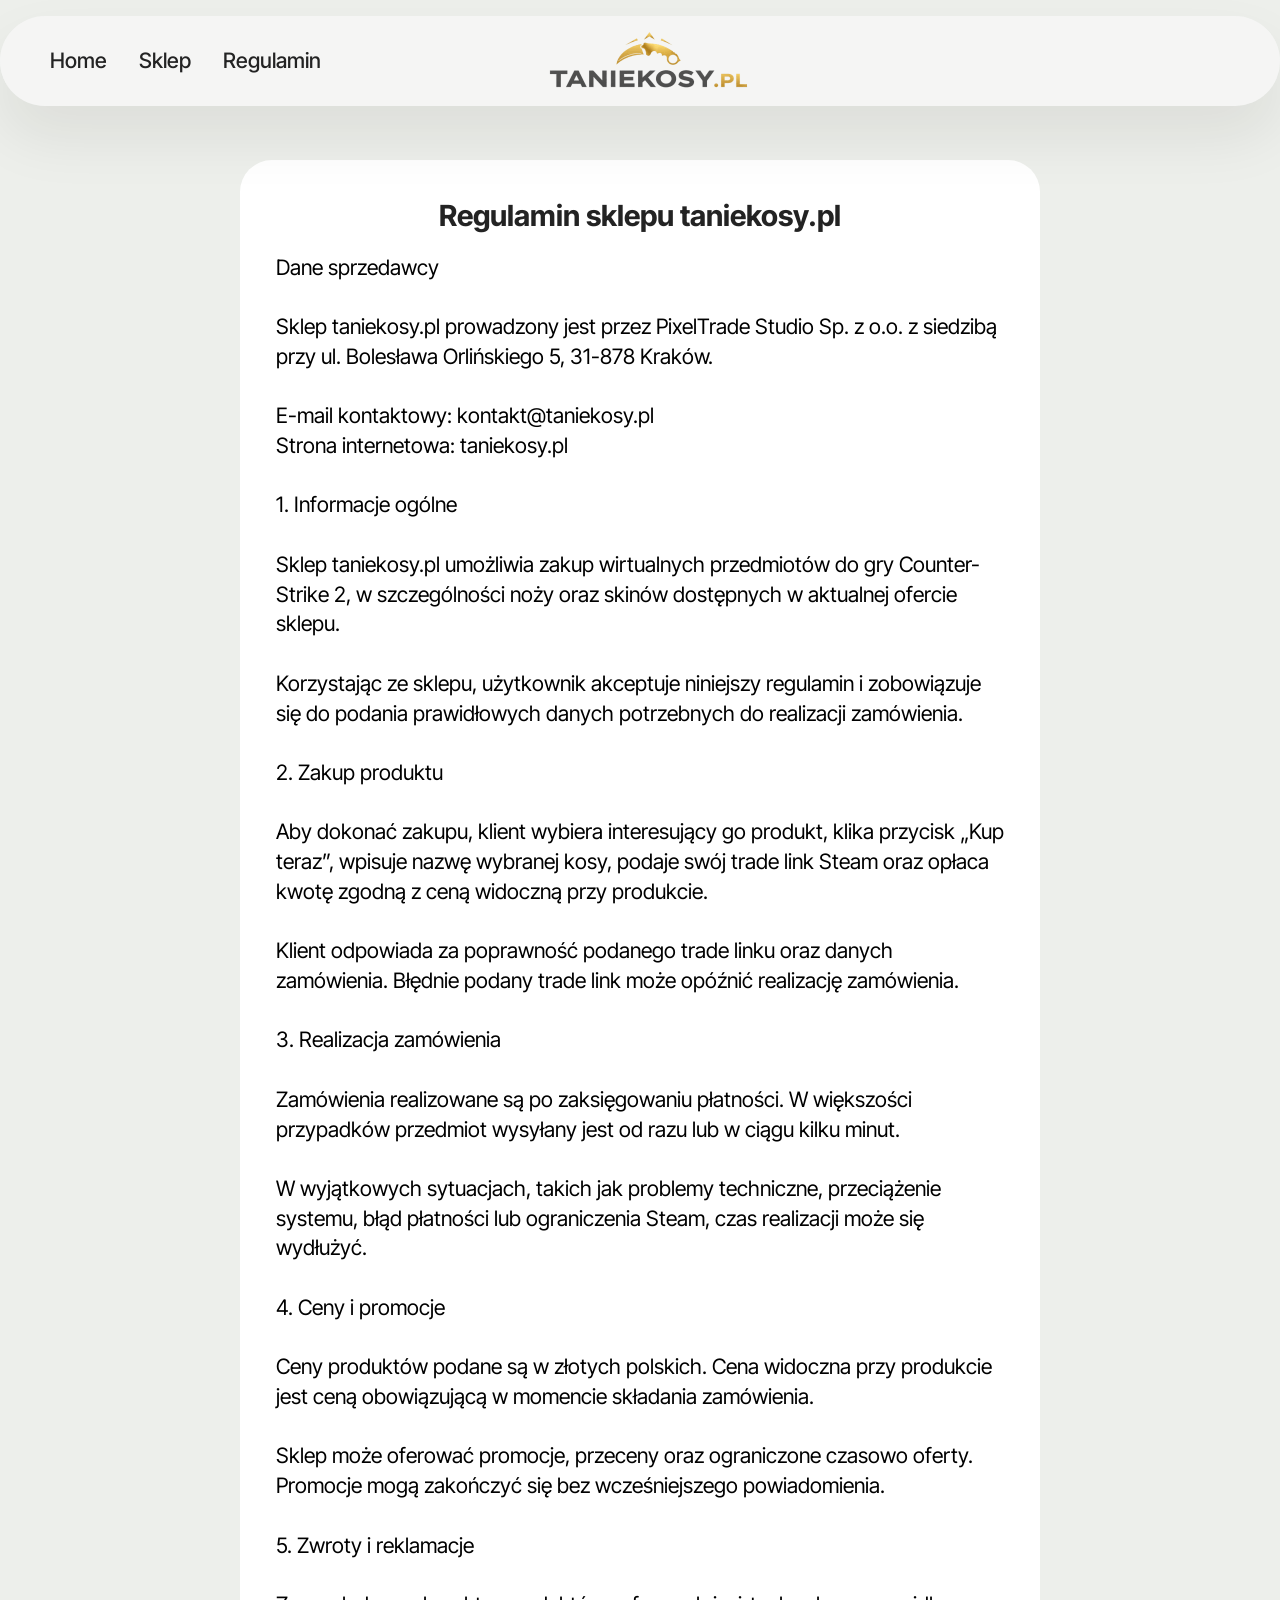
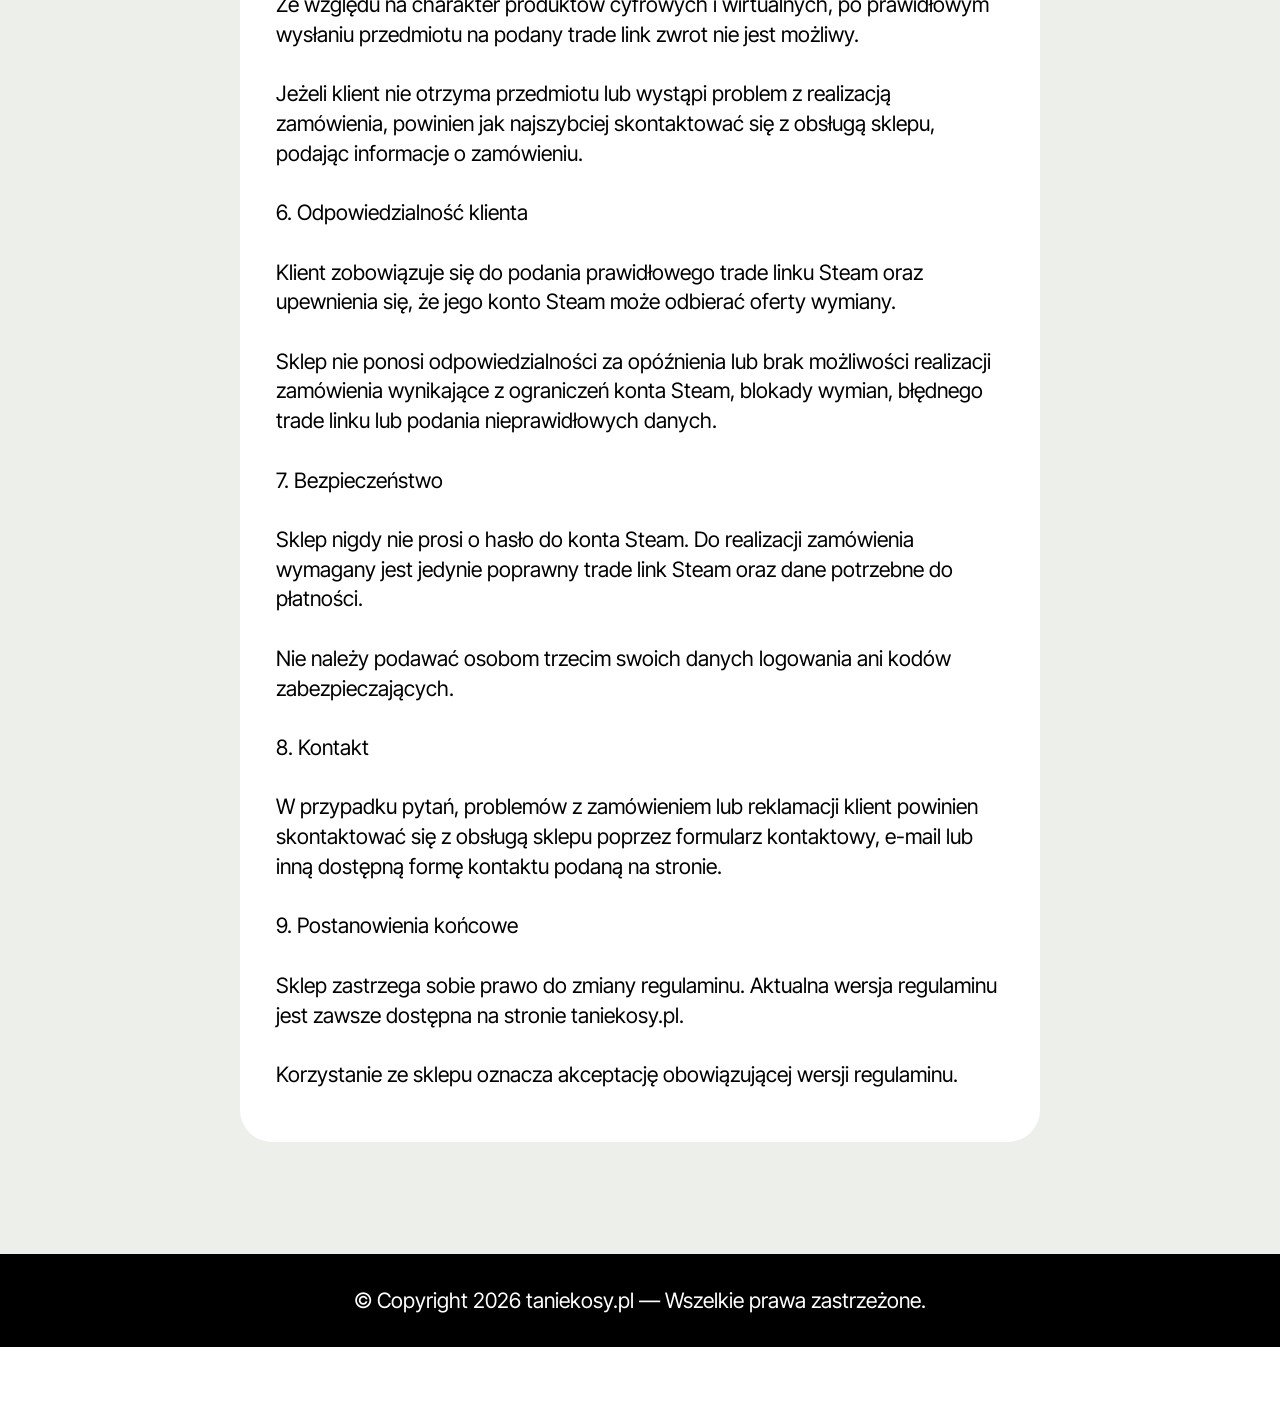
<file: page2.html>
<!DOCTYPE html>
<html  >
<head>
  <!-- Site made with Mobirise Website Builder v6.1.12, https://mobirise.com -->
  <meta charset="UTF-8">
  <meta http-equiv="X-UA-Compatible" content="IE=edge">
  <meta name="generator" content="Mobirise v6.1.12, mobirise.com">
  <meta name="viewport" content="width=device-width, initial-scale=1, minimum-scale=1">
  <link rel="shortcut icon" href="assets/images/chatgpt20image203020kwi2020262000-13-51-128x128-1.png" type="image/x-icon">
  <meta name="description" content="">
  
  
  <title>Regulamin</title>
  <link rel="stylesheet" href="assets/web/assets/mobirise-icons2/mobirise2.css">
  <link rel="stylesheet" href="assets/bootstrap/css/bootstrap.min.css">
  <link rel="stylesheet" href="assets/animatecss/animate.css">
  <link rel="stylesheet" href="assets/dropdown/css/style.css">
  <link rel="stylesheet" href="assets/theme/css/style.css">
  <link rel="preload" href="https://fonts.googleapis.com/css?family=Inter+Tight:100,200,300,400,500,600,700,800,900,100i,200i,300i,400i,500i,600i,700i,800i,900i&display=swap" as="style" onload="this.onload=null;this.rel='stylesheet'">
  <noscript><link rel="stylesheet" href="https://fonts.googleapis.com/css?family=Inter+Tight:100,200,300,400,500,600,700,800,900,100i,200i,300i,400i,500i,600i,700i,800i,900i&display=swap"></noscript>
  <link rel="preload" as="style" href="assets/mobirise/css/mbr-additional.css?v=ZCwZKn"><link rel="stylesheet" href="assets/mobirise/css/mbr-additional.css?v=ZCwZKn" type="text/css">

  
  
  
</head>
<body>
  
  <section data-bs-version="5.1" class="menu menu3 cid-vidhh8G69r" once="menu" id="menu03-2e">
	

	<nav class="navbar navbar-dropdown navbar-fixed-top navbar-expand-lg">
		<div class="container">
			<div class="navbar-brand">
				<span class="navbar-logo">
					<a href="index.html">
						<img src="assets/images/chatgpt-image-30-kwi-2026-00-12-01-removebg-preview-480x160.png" alt="Mobirise Website Builder" style="height: 5rem;">
					</a>
				</span>
				
			</div>
			<button class="navbar-toggler" type="button" data-toggle="collapse" data-bs-toggle="collapse" data-target="#navbarSupportedContent" data-bs-target="#navbarSupportedContent" aria-controls="navbarNavAltMarkup" aria-expanded="false" aria-label="Toggle navigation">
				<div class="hamburger">
					<span></span>
					<span></span>
					<span></span>
					<span></span>
				</div>
			</button>
			<div class="collapse navbar-collapse" id="navbarSupportedContent">
				<ul class="navbar-nav nav-dropdown nav-right" data-app-modern-menu="true"><li class="nav-item">
						<a class="nav-link link text-black text-primary display-4" href="index.html">Home</a>
					</li>
					<li class="nav-item">
						<a class="nav-link link text-black show text-primary display-4" href="page1.html" aria-expanded="false">Sklep</a>
					</li>
					<li class="nav-item">
						<a class="nav-link link text-black text-primary display-4" href="page2.html">Regulamin</a>
					</li></ul>
				
				
			</div>
		</div>
	</nav>
</section>

<section data-bs-version="5.1" class="list05 cid-vidLR1MOLu" id="list05-2h">
    
    <div class="container">
        
        <div class="row justify-content-center ">
            <div class="col-12 col-lg-8">
                <div class="item features-without-image col-12 active">
                    <div class="item-wrapper">
                        <h5 class="mbr-card-title mbr-fonts-style mt-0 mb-3 display-5"><strong>Regulamin sklepu taniekosy.pl</strong></h5>
                        <p class="mbr-text mbr-fonts-style mt-0 mb-3 display-7">Dane sprzedawcy<br><br>Sklep taniekosy.pl prowadzony jest przez PixelTrade Studio Sp. z o.o. z siedzibą przy ul. Bolesława Orlińskiego 5, 31-878 Kraków.<br><br>E-mail kontaktowy: kontakt@taniekosy.pl<br>Strona internetowa: taniekosy.pl<br><br>1. Informacje ogólne
<br>
<br>Sklep taniekosy.pl umożliwia zakup wirtualnych przedmiotów do gry Counter-Strike 2, w szczególności noży oraz skinów dostępnych w aktualnej ofercie sklepu.
<br>
<br>Korzystając ze sklepu, użytkownik akceptuje niniejszy regulamin i zobowiązuje się do podania prawidłowych danych potrzebnych do realizacji zamówienia.
<br>
<br>2. Zakup produktu
<br>
<br>Aby dokonać zakupu, klient wybiera interesujący go produkt, klika przycisk „Kup teraz”, wpisuje nazwę wybranej kosy, podaje swój trade link Steam oraz opłaca kwotę zgodną z ceną widoczną przy produkcie.
<br>
<br>Klient odpowiada za poprawność podanego trade linku oraz danych zamówienia. Błędnie podany trade link może opóźnić realizację zamówienia.
<br>
<br>3. Realizacja zamówienia
<br>
<br>Zamówienia realizowane są po zaksięgowaniu płatności. W większości przypadków przedmiot wysyłany jest od razu lub w ciągu kilku minut.
<br>
<br>W wyjątkowych sytuacjach, takich jak problemy techniczne, przeciążenie systemu, błąd płatności lub ograniczenia Steam, czas realizacji może się wydłużyć.
<br>
<br>4. Ceny i promocje
<br>
<br>Ceny produktów podane są w złotych polskich. Cena widoczna przy produkcie jest ceną obowiązującą w momencie składania zamówienia.
<br>
<br>Sklep może oferować promocje, przeceny oraz ograniczone czasowo oferty. Promocje mogą zakończyć się bez wcześniejszego powiadomienia.
<br>
<br>5. Zwroty i reklamacje
<br>
<br>Ze względu na charakter produktów cyfrowych i wirtualnych, po prawidłowym wysłaniu przedmiotu na podany trade link zwrot nie jest możliwy.
<br>
<br>Jeżeli klient nie otrzyma przedmiotu lub wystąpi problem z realizacją zamówienia, powinien jak najszybciej skontaktować się z obsługą sklepu, podając informacje o zamówieniu.
<br>
<br>6. Odpowiedzialność klienta
<br>
<br>Klient zobowiązuje się do podania prawidłowego trade linku Steam oraz upewnienia się, że jego konto Steam może odbierać oferty wymiany.
<br>
<br>Sklep nie ponosi odpowiedzialności za opóźnienia lub brak możliwości realizacji zamówienia wynikające z ograniczeń konta Steam, blokady wymian, błędnego trade linku lub podania nieprawidłowych danych.
<br>
<br>7. Bezpieczeństwo
<br>
<br>Sklep nigdy nie prosi o hasło do konta Steam. Do realizacji zamówienia wymagany jest jedynie poprawny trade link Steam oraz dane potrzebne do płatności.
<br>
<br>Nie należy podawać osobom trzecim swoich danych logowania ani kodów zabezpieczających.
<br>
<br>8. Kontakt
<br>
<br>W przypadku pytań, problemów z zamówieniem lub reklamacji klient powinien skontaktować się z obsługą sklepu poprzez formularz kontaktowy, e-mail lub inną dostępną formę kontaktu podaną na stronie.
<br>
<br>9. Postanowienia końcowe
<br>
<br>Sklep zastrzega sobie prawo do zmiany regulaminu. Aktualna wersja regulaminu jest zawsze dostępna na stronie taniekosy.pl.
<br>
<br>Korzystanie ze sklepu oznacza akceptację obowiązującej wersji regulaminu.&nbsp;<br></p>
                    </div>
                </div>
                
                
            </div>
        </div>
    </div>
</section>

<section data-bs-version="5.1" class="footer4 cid-vidkRnXA9g" once="footers" id="footer04-2f">

    

    

    <div class="container">
        <div class="media-container-row align-center mbr-white">
            <div class="col-12">
                <p class="mbr-text mb-0 mbr-fonts-style display-7">
                    © Copyright 2026 taniekosy.pl — Wszelkie prawa zastrzeżone.
                </p>
            </div>
        </div>
    </div>
</section><section class="display-7" style="padding: 0;align-items: center;justify-content: center;flex-wrap: wrap;    align-content: center;display: flex;position: relative;height: 4rem;"><a href="https://mobiri.se/3700292" style="flex: 1 1;height: 4rem;position: absolute;width: 100%;z-index: 1;"><img alt="" style="height: 4rem;" src="[data-uri]"></a><p style="margin: 0;text-align: center;" class="display-7">&#8204;</p><a style="z-index:1" href="https://mobirise.com/builder/no-code-website-builder.html">No Code Website Builder</a></section><script src="assets/bootstrap/js/bootstrap.bundle.min.js"></script>  <script src="assets/smoothscroll/smooth-scroll.js"></script>  <script src="assets/ytplayer/index.js"></script>  <script src="assets/dropdown/js/navbar-dropdown.js"></script>  <script src="assets/theme/js/script.js"></script>  
  
  
  <input name="animation" type="hidden">
  </body>
</html>
</file>
<file: assets/web/assets/mobirise-icons2/mobirise2.css>
@font-face {
  font-family: 'Moririse2';
  font-display: swap;
  src:  url('mobirise2.eot?f2bix4');
  src:  url('mobirise2.eot?f2bix4#iefix') format('embedded-opentype'),
    url('mobirise2.woff2?f2bix4') format('woff2'),
    url('mobirise2.woff?f2bix4') format('woff'),
    url('mobirise2.ttf?f2bix4') format('truetype'),
    url('mobirise2.svg?f2bix4#mobirise2') format('svg');
  font-weight: normal;
  font-style: normal;
}

[class^="mobi-"], [class*=" mobi-"] {
  /* use !important to prevent issues with browser extensions that change fonts */
  font-family: 'Moririse2' !important;
  speak: none;
  font-style: normal;
  font-weight: normal;
  font-variant: normal;
  text-transform: none;
  line-height: 1;

  /* Better Font Rendering =========== */
  -webkit-font-smoothing: antialiased;
  -moz-osx-font-smoothing: grayscale;
}

.mobi-mbri-add-submenu:before {
  content: "\e900";
}
.mobi-mbri-alert:before {
  content: "\e901";
}
.mobi-mbri-align-center:before {
  content: "\e902";
}
.mobi-mbri-align-justify:before {
  content: "\e903";
}
.mobi-mbri-align-left:before {
  content: "\e904";
}
.mobi-mbri-align-right:before {
  content: "\e905";
}
.mobi-mbri-android:before {
  content: "\e906";
}
.mobi-mbri-apple:before {
  content: "\e907";
}
.mobi-mbri-arrow-down:before {
  content: "\e908";
}
.mobi-mbri-arrow-next:before {
  content: "\e909";
}
.mobi-mbri-arrow-prev:before {
  content: "\e90a";
}
.mobi-mbri-arrow-up:before {
  content: "\e90b";
}
.mobi-mbri-bold:before {
  content: "\e90c";
}
.mobi-mbri-bookmark:before {
  content: "\e90d";
}
.mobi-mbri-bootstrap:before {
  content: "\e90e";
}
.mobi-mbri-briefcase:before {
  content: "\e90f";
}
.mobi-mbri-browse:before {
  content: "\e910";
}
.mobi-mbri-bulleted-list:before {
  content: "\e911";
}
.mobi-mbri-calendar:before {
  content: "\e912";
}
.mobi-mbri-camera:before {
  content: "\e913";
}
.mobi-mbri-cart-add:before {
  content: "\e914";
}
.mobi-mbri-cart-full:before {
  content: "\e915";
}
.mobi-mbri-cash:before {
  content: "\e916";
}
.mobi-mbri-change-style:before {
  content: "\e917";
}
.mobi-mbri-chat:before {
  content: "\e918";
}
.mobi-mbri-clock:before {
  content: "\e919";
}
.mobi-mbri-close:before {
  content: "\e91a";
}
.mobi-mbri-cloud:before {
  content: "\e91b";
}
.mobi-mbri-code:before {
  content: "\e91c";
}
.mobi-mbri-contact-form:before {
  content: "\e91d";
}
.mobi-mbri-credit-card:before {
  content: "\e91e";
}
.mobi-mbri-cursor-click:before {
  content: "\e91f";
}
.mobi-mbri-cust-feedback:before {
  content: "\e920";
}
.mobi-mbri-database:before {
  content: "\e921";
}
.mobi-mbri-delivery:before {
  content: "\e922";
}
.mobi-mbri-desktop:before {
  content: "\e923";
}
.mobi-mbri-devices:before {
  content: "\e924";
}
.mobi-mbri-down:before {
  content: "\e925";
}
.mobi-mbri-download-2:before {
  content: "\e926";
}
.mobi-mbri-download:before {
  content: "\e927";
}
.mobi-mbri-drag-n-drop-2:before {
  content: "\e928";
}
.mobi-mbri-drag-n-drop:before {
  content: "\e929";
}
.mobi-mbri-edit-2:before {
  content: "\e92a";
}
.mobi-mbri-edit:before {
  content: "\e92b";
}
.mobi-mbri-error:before {
  content: "\e92c";
}
.mobi-mbri-extension:before {
  content: "\e92d";
}
.mobi-mbri-features:before {
  content: "\e92e";
}
.mobi-mbri-file:before {
  content: "\e92f";
}
.mobi-mbri-flag:before {
  content: "\e930";
}
.mobi-mbri-folder:before {
  content: "\e931";
}
.mobi-mbri-gift:before {
  content: "\e932";
}
.mobi-mbri-github:before {
  content: "\e933";
}
.mobi-mbri-globe-2:before {
  content: "\e934";
}
.mobi-mbri-globe:before {
  content: "\e935";
}
.mobi-mbri-growing-chart:before {
  content: "\e936";
}
.mobi-mbri-hearth:before {
  content: "\e937";
}
.mobi-mbri-help:before {
  content: "\e938";
}
.mobi-mbri-home:before {
  content: "\e939";
}
.mobi-mbri-hot-cup:before {
  content: "\e93a";
}
.mobi-mbri-idea:before {
  content: "\e93b";
}
.mobi-mbri-image-gallery:before {
  content: "\e93c";
}
.mobi-mbri-image-slider:before {
  content: "\e93d";
}
.mobi-mbri-info:before {
  content: "\e93e";
}
.mobi-mbri-italic:before {
  content: "\e93f";
}
.mobi-mbri-key:before {
  content: "\e940";
}
.mobi-mbri-laptop:before {
  content: "\e941";
}
.mobi-mbri-layers:before {
  content: "\e942";
}
.mobi-mbri-left-right:before {
  content: "\e943";
}
.mobi-mbri-left:before {
  content: "\e944";
}
.mobi-mbri-letter:before {
  content: "\e945";
}
.mobi-mbri-like:before {
  content: "\e946";
}
.mobi-mbri-link:before {
  content: "\e947";
}
.mobi-mbri-lock:before {
  content: "\e948";
}
.mobi-mbri-login:before {
  content: "\e949";
}
.mobi-mbri-logout:before {
  content: "\e94a";
}
.mobi-mbri-magic-stick:before {
  content: "\e94b";
}
.mobi-mbri-map-pin:before {
  content: "\e94c";
}
.mobi-mbri-menu:before {
  content: "\e94d";
}
.mobi-mbri-mobile-2:before {
  content: "\e94e";
}
.mobi-mbri-mobile-horizontal:before {
  content: "\e94f";
}
.mobi-mbri-mobile:before {
  content: "\e950";
}
.mobi-mbri-mobirise:before {
  content: "\e951";
}
.mobi-mbri-more-horizontal:before {
  content: "\e952";
}
.mobi-mbri-more-vertical:before {
  content: "\e953";
}
.mobi-mbri-music:before {
  content: "\e954";
}
.mobi-mbri-new-file:before {
  content: "\e955";
}
.mobi-mbri-numbered-list:before {
  content: "\e956";
}
.mobi-mbri-opened-folder:before {
  content: "\e957";
}
.mobi-mbri-pages:before {
  content: "\e958";
}
.mobi-mbri-paper-plane:before {
  content: "\e959";
}
.mobi-mbri-paperclip:before {
  content: "\e95a";
}
.mobi-mbri-phone:before {
  content: "\e95b";
}
.mobi-mbri-photo:before {
  content: "\e95c";
}
.mobi-mbri-photos:before {
  content: "\e95d";
}
.mobi-mbri-pin:before {
  content: "\e95e";
}
.mobi-mbri-play:before {
  content: "\e95f";
}
.mobi-mbri-plus:before {
  content: "\e960";
}
.mobi-mbri-preview:before {
  content: "\e961";
}
.mobi-mbri-print:before {
  content: "\e962";
}
.mobi-mbri-protect:before {
  content: "\e963";
}
.mobi-mbri-question:before {
  content: "\e964";
}
.mobi-mbri-quote-left:before {
  content: "\e965";
}
.mobi-mbri-quote-right:before {
  content: "\e966";
}
.mobi-mbri-redo:before {
  content: "\e967";
}
.mobi-mbri-refresh:before {
  content: "\e968";
}
.mobi-mbri-responsive-2:before {
  content: "\e969";
}
.mobi-mbri-responsive:before {
  content: "\e96a";
}
.mobi-mbri-right:before {
  content: "\e96b";
}
.mobi-mbri-rocket:before {
  content: "\e96c";
}
.mobi-mbri-sad-face:before {
  content: "\e96d";
}
.mobi-mbri-sale:before {
  content: "\e96e";
}
.mobi-mbri-save:before {
  content: "\e96f";
}
.mobi-mbri-search:before {
  content: "\e970";
}
.mobi-mbri-setting-2:before {
  content: "\e971";
}
.mobi-mbri-setting-3:before {
  content: "\e972";
}
.mobi-mbri-setting:before {
  content: "\e973";
}
.mobi-mbri-share:before {
  content: "\e974";
}
.mobi-mbri-shopping-bag:before {
  content: "\e975";
}
.mobi-mbri-shopping-basket:before {
  content: "\e976";
}
.mobi-mbri-shopping-cart:before {
  content: "\e977";
}
.mobi-mbri-sites:before {
  content: "\e978";
}
.mobi-mbri-smile-face:before {
  content: "\e979";
}
.mobi-mbri-speed:before {
  content: "\e97a";
}
.mobi-mbri-star:before {
  content: "\e97b";
}
.mobi-mbri-success:before {
  content: "\e97c";
}
.mobi-mbri-sun:before {
  content: "\e97d";
}
.mobi-mbri-sun2:before {
  content: "\e97e";
}
.mobi-mbri-tablet-vertical:before {
  content: "\e97f";
}
.mobi-mbri-tablet:before {
  content: "\e980";
}
.mobi-mbri-target:before {
  content: "\e981";
}
.mobi-mbri-timer:before {
  content: "\e982";
}
.mobi-mbri-to-ftp:before {
  content: "\e983";
}
.mobi-mbri-to-local-drive:before {
  content: "\e984";
}
.mobi-mbri-touch-swipe:before {
  content: "\e985";
}
.mobi-mbri-touch:before {
  content: "\e986";
}
.mobi-mbri-trash:before {
  content: "\e987";
}
.mobi-mbri-underline:before {
  content: "\e988";
}
.mobi-mbri-undo:before {
  content: "\e989";
}
.mobi-mbri-unlink:before {
  content: "\e98a";
}
.mobi-mbri-unlock:before {
  content: "\e98b";
}
.mobi-mbri-up-down:before {
  content: "\e98c";
}
.mobi-mbri-up:before {
  content: "\e98d";
}
.mobi-mbri-update:before {
  content: "\e98e";
}
.mobi-mbri-upload-2:before {
  content: "\e98f";
}
.mobi-mbri-upload:before {
  content: "\e990";
}
.mobi-mbri-user-2:before {
  content: "\e991";
}
.mobi-mbri-user:before {
  content: "\e992";
}
.mobi-mbri-users:before {
  content: "\e993";
}
.mobi-mbri-video-play:before {
  content: "\e994";
}
.mobi-mbri-video:before {
  content: "\e995";
}
.mobi-mbri-watch:before {
  content: "\e996";
}
.mobi-mbri-website-theme-2:before {
  content: "\e997";
}
.mobi-mbri-website-theme:before {
  content: "\e998";
}
.mobi-mbri-wifi:before {
  content: "\e999";
}
.mobi-mbri-windows:before {
  content: "\e99a";
}
.mobi-mbri-zoom-in:before {
  content: "\e99b";
}
.mobi-mbri-zoom-out:before {
  content: "\e99c";
}
</file>
<file: assets/parallax/jarallax.css>
.jarallax {
    position: relative;
    z-index: 0;
}
.jarallax > .jarallax-img {
    position: absolute;
    object-fit: cover;
    /* support for plugin https://github.com/bfred-it/object-fit-images */
    font-family: 'object-fit: cover;';
    top: 0;
    left: 0;
    width: 100%;
    height: 100%;
    z-index: -1;
}
</file>
<file: assets/dropdown/css/style.css>
.navbar-dropdown {
  left: 0;
  padding: 0;
  position: absolute;
  right: 0;
  top: 0;
  transition: all 0.45s ease;
  z-index: 1030;
  background: #282828; }
  .navbar-dropdown .navbar-logo {
    margin-right: 0.8rem;
    transition: margin 0.3s ease-in-out;
    vertical-align: middle; }
    .navbar-dropdown .navbar-logo img {
      height: 3.125rem;
      transition: all 0.3s ease-in-out; }
    .navbar-dropdown .navbar-logo.mbr-iconfont {
      font-size: 3.125rem;
      line-height: 3.125rem; }
  .navbar-dropdown .navbar-caption {
    font-weight: 700;
    white-space: normal;
    vertical-align: -4px;
    line-height: 3.125rem !important; }
    .navbar-dropdown .navbar-caption, .navbar-dropdown .navbar-caption:hover {
      color: inherit;
      text-decoration: none; }
  .navbar-dropdown .mbr-iconfont + .navbar-caption {
    vertical-align: -1px; }
  .navbar-dropdown.navbar-fixed-top {
    position: fixed; }
  .navbar-dropdown .navbar-brand span {
    vertical-align: -4px; }
  .navbar-dropdown.bg-color.transparent {
    background: none; }
  .navbar-dropdown.navbar-short .navbar-brand {
    padding: 0.625rem 0; }
    .navbar-dropdown.navbar-short .navbar-brand span {
      vertical-align: -1px; }
  .navbar-dropdown.navbar-short .navbar-caption {
    line-height: 2.375rem !important;
    vertical-align: -2px; }
  .navbar-dropdown.navbar-short .navbar-logo {
    margin-right: 0.5rem; }
    .navbar-dropdown.navbar-short .navbar-logo img {
      height: 2.375rem; }
    .navbar-dropdown.navbar-short .navbar-logo.mbr-iconfont {
      font-size: 2.375rem;
      line-height: 2.375rem; }
  .navbar-dropdown.navbar-short .mbr-table-cell {
    height: 3.625rem; }
  .navbar-dropdown .navbar-close {
    left: 0.6875rem;
    position: fixed;
    top: 0.75rem;
    z-index: 1000; }
  .navbar-dropdown .hamburger-icon {
    content: "";
    display: inline-block;
    vertical-align: middle;
    width: 16px;
    -webkit-box-shadow: 0 -6px 0 1px #282828,0 0 0 1px #282828,0 6px 0 1px #282828;
    -moz-box-shadow: 0 -6px 0 1px #282828,0 0 0 1px #282828,0 6px 0 1px #282828;
    box-shadow: 0 -6px 0 1px #282828,0 0 0 1px #282828,0 6px 0 1px #282828; }

.dropdown-menu .dropdown-toggle[data-toggle="dropdown-submenu"]::after {
  border-bottom: 0.35em solid transparent;
  border-left: 0.35em solid;
  border-right: 0;
  border-top: 0.35em solid transparent;
  margin-left: 0.3rem; }

.dropdown-menu .dropdown-item:focus {
  outline: 0; }

.nav-dropdown {
  font-size: 0.75rem;
  font-weight: 500;
  height: auto !important; }
  .nav-dropdown .nav-btn {
    padding-left: 1rem; }
  .nav-dropdown .link {
    margin: .667em 1.667em;
    font-weight: 500;
    padding: 0;
    transition: color .2s ease-in-out; }
    .nav-dropdown .link.dropdown-toggle {
      margin-right: 2.583em; }
      .nav-dropdown .link.dropdown-toggle::after {
        margin-left: .25rem;
        border-top: 0.35em solid;
        border-right: 0.35em solid transparent;
        border-left: 0.35em solid transparent;
        border-bottom: 0; }
      .nav-dropdown .link.dropdown-toggle[aria-expanded="true"] {
        margin: 0;
        padding: 0.667em 3.263em  0.667em 1.667em; }
  .nav-dropdown .link::after,
  .nav-dropdown .dropdown-item::after {
    color: inherit; }
  .nav-dropdown .btn {
    font-size: 0.75rem;
    font-weight: 700;
    letter-spacing: 0;
    margin-bottom: 0;
    padding-left: 1.25rem;
    padding-right: 1.25rem; }
  .nav-dropdown .dropdown-menu {
    border-radius: 0;
    border: 0;
    left: 0;
    margin: 0;
    padding-bottom: 1.25rem;
    padding-top: 1.25rem;
    position: relative; }
  .nav-dropdown .dropdown-submenu {
    margin-left: 0.125rem;
    top: 0; }
  .nav-dropdown .dropdown-item {
    font-weight: 500;
    line-height: 2;
    padding: 0.3846em 4.615em 0.3846em 1.5385em;
    position: relative;
    transition: color .2s ease-in-out, background-color .2s ease-in-out; }
    .nav-dropdown .dropdown-item::after {
      margin-top: -0.3077em;
      position: absolute;
      right: 1.1538em;
      top: 50%; }
    .nav-dropdown .dropdown-item:focus, .nav-dropdown .dropdown-item:hover {
      background: none; }

@media (max-width: 767px) {
  .nav-dropdown.navbar-toggleable-sm {
    bottom: 0;
    display: none;
    left: 0;
    overflow-x: hidden;
    position: fixed;
    top: 0;
    transform: translateX(-100%);
    -ms-transform: translateX(-100%);
    -webkit-transform: translateX(-100%);
    width: 18.75rem;
    z-index: 999; } }
.nav-dropdown.navbar-toggleable-xl {
  bottom: 0;
  display: none;
  left: 0;
  overflow-x: hidden;
  position: fixed;
  top: 0;
  transform: translateX(-100%);
  -ms-transform: translateX(-100%);
  -webkit-transform: translateX(-100%);
  width: 18.75rem;
  z-index: 999; }

.nav-dropdown-sm {
  display: block !important;
  overflow-x: hidden;
  overflow: auto;
  padding-top: 3.875rem; }
  .nav-dropdown-sm::after {
    content: "";
    display: block;
    height: 3rem;
    width: 100%; }
  .nav-dropdown-sm.collapse.in ~ .navbar-close {
    display: block !important; }
  .nav-dropdown-sm.collapsing, .nav-dropdown-sm.collapse.in {
    transform: translateX(0);
    -ms-transform: translateX(0);
    -webkit-transform: translateX(0);
    transition: all 0.25s ease-out;
    -webkit-transition: all 0.25s ease-out;
    background: #282828; }
  .nav-dropdown-sm.collapsing[aria-expanded="false"] {
    transform: translateX(-100%);
    -ms-transform: translateX(-100%);
    -webkit-transform: translateX(-100%); }
  .nav-dropdown-sm .nav-item {
    display: block;
    margin-left: 0 !important;
    padding-left: 0; }
  .nav-dropdown-sm .link,
  .nav-dropdown-sm .dropdown-item {
    border-top: 1px dotted rgba(255, 255, 255, 0.1);
    font-size: 0.8125rem;
    line-height: 1.6;
    margin: 0 !important;
    padding: 0.875rem 2.4rem 0.875rem 1.5625rem !important;
    position: relative;
    white-space: normal; }
    .nav-dropdown-sm .link:focus, .nav-dropdown-sm .link:hover,
    .nav-dropdown-sm .dropdown-item:focus,
    .nav-dropdown-sm .dropdown-item:hover {
      background: rgba(0, 0, 0, 0.2) !important;
      color: #c0a375; }
  .nav-dropdown-sm .nav-btn {
    position: relative;
    padding: 1.5625rem 1.5625rem 0 1.5625rem; }
    .nav-dropdown-sm .nav-btn::before {
      border-top: 1px dotted rgba(255, 255, 255, 0.1);
      content: "";
      left: 0;
      position: absolute;
      top: 0;
      width: 100%; }
    .nav-dropdown-sm .nav-btn + .nav-btn {
      padding-top: 0.625rem; }
      .nav-dropdown-sm .nav-btn + .nav-btn::before {
        display: none; }
  .nav-dropdown-sm .btn {
    padding: 0.625rem 0; }
  .nav-dropdown-sm .dropdown-toggle[data-toggle="dropdown-submenu"]::after {
    margin-left: .25rem;
    border-top: 0.35em solid;
    border-right: 0.35em solid transparent;
    border-left: 0.35em solid transparent;
    border-bottom: 0; }
  .nav-dropdown-sm .dropdown-toggle[data-toggle="dropdown-submenu"][aria-expanded="true"]::after {
    border-top: 0;
    border-right: 0.35em solid transparent;
    border-left: 0.35em solid transparent;
    border-bottom: 0.35em solid; }
  .nav-dropdown-sm .dropdown-menu {
    margin: 0;
    padding: 0;
    position: relative;
    top: 0;
    left: 0;
    width: 100%;
    border: 0;
    float: none;
    border-radius: 0;
    background: none; }
  .nav-dropdown-sm .dropdown-submenu {
    left: 100%;
    margin-left: 0.125rem;
    margin-top: -1.25rem;
    top: 0; }

.navbar-toggleable-sm .nav-dropdown .dropdown-menu {
  position: absolute; }

.navbar-toggleable-sm .nav-dropdown .dropdown-submenu {
  left: 100%;
  margin-left: 0.125rem;
  margin-top: -1.25rem;
  top: 0; }

.navbar-toggleable-sm.opened .nav-dropdown .dropdown-menu {
  position: relative; }

.navbar-toggleable-sm.opened .nav-dropdown .dropdown-submenu {
  left: 0;
  margin-left: 00rem;
  margin-top: 0rem;
  top: 0; }

.is-builder .nav-dropdown.collapsing {
  transition: none !important; }
</file>
<file: assets/theme/css/style.css>
@charset "UTF-8";
section {
  background-color: #ffffff;
}

body {
  font-style: normal;
  line-height: 1.5;
  font-weight: 400;
  color: #232323;
  position: relative;
}

button {
  background-color: transparent;
  border-color: transparent;
}

.embla__button,
.carousel-control {
  background-color: #edefea !important;
  opacity: 0.8 !important;
  color: #464845 !important;
  border-color: #edefea !important;
}

.carousel .close,
.modalWindow .close {
  background-color: #edefea !important;
  color: #464845 !important;
  border-color: #edefea !important;
  opacity: 0.8 !important;
}

.carousel .close:hover,
.modalWindow .close:hover {
  opacity: 1 !important;
}

.carousel-indicators li {
  background-color: #edefea !important;
  border: 2px solid #464845 !important;
}

.carousel-indicators li:hover,
.carousel-indicators li:active {
  opacity: 0.8 !important;
}

.embla__button:hover,
.carousel-control:hover {
  background-color: #edefea !important;
  opacity: 1 !important;
}

.modalWindow-video-container {
  height: 80%;
}

section,
.container,
.container-fluid {
  position: relative;
  word-wrap: break-word;
}

a.mbr-iconfont:hover {
  text-decoration: none;
}

.article .lead p,
.article .lead ul,
.article .lead ol,
.article .lead pre,
.article .lead blockquote {
  margin-bottom: 0;
}

a {
  font-style: normal;
  font-weight: 400;
  cursor: pointer;
}
a, a:hover {
  text-decoration: none;
}

.mbr-section-title {
  font-style: normal;
  line-height: 1.3;
}

.mbr-section-subtitle {
  line-height: 1.3;
}

.mbr-text {
  font-style: normal;
  line-height: 1.7;
}

h1,
h2,
h3,
h4,
h5,
h6,
.display-1,
.display-2,
.display-4,
.display-5,
.display-7,
span,
p,
a {
  line-height: 1;
  word-break: break-word;
  word-wrap: break-word;
  font-weight: 400;
}

b,
strong {
  font-weight: bold;
}

input:-webkit-autofill, input:-webkit-autofill:hover, input:-webkit-autofill:focus, input:-webkit-autofill:active {
  transition-delay: 9999s;
  -webkit-transition-property: background-color, color;
  transition-property: background-color, color;
}

textarea[type=hidden] {
  display: none;
}

section {
  background-position: 50% 50%;
  background-repeat: no-repeat;
  background-size: cover;
}
section .mbr-background-video,
section .mbr-background-video-preview {
  position: absolute;
  bottom: 0;
  left: 0;
  right: 0;
  top: 0;
}

.hidden {
  visibility: hidden;
}

.mbr-z-index20 {
  z-index: 20;
}

/*! Base colors */
.mbr-white {
  color: #ffffff;
}

.mbr-black {
  color: #111111;
}

.mbr-bg-white {
  background-color: #ffffff;
}

.mbr-bg-black {
  background-color: #000000;
}

/*! Text-aligns */
.align-left {
  text-align: left;
}

.align-center {
  text-align: center;
}

.align-right {
  text-align: right;
}

/*! Font-weight  */
.mbr-light {
  font-weight: 300;
}

.mbr-regular {
  font-weight: 400;
}

.mbr-semibold {
  font-weight: 500;
}

.mbr-bold {
  font-weight: 700;
}

/*! Media  */
.media-content {
  flex-basis: 100%;
}

.media-container-row {
  display: flex;
  flex-direction: row;
  flex-wrap: wrap;
  justify-content: center;
  align-content: center;
  align-items: start;
}
.media-container-row .media-size-item {
  width: 400px;
}

.media-container-column {
  display: flex;
  flex-direction: column;
  flex-wrap: wrap;
  justify-content: center;
  align-content: center;
  align-items: stretch;
}
.media-container-column > * {
  width: 100%;
}

@media (min-width: 992px) {
  .media-container-row {
    flex-wrap: nowrap;
  }
}
figure {
  margin-bottom: 0;
  overflow: hidden;
}

figure[mbr-media-size] {
  transition: width 0.1s;
}

img,
iframe {
  display: block;
  width: 100%;
}

.card {
  background-color: transparent;
  border: none;
}

.card-box {
  width: 100%;
}

.card-img {
  text-align: center;
  flex-shrink: 0;
  -webkit-flex-shrink: 0;
}

.media {
  max-width: 100%;
  margin: 0 auto;
}

.mbr-figure {
  align-self: center;
}

.media-container > div {
  max-width: 100%;
}

.mbr-figure img,
.card-img img {
  width: 100%;
}

@media (max-width: 991px) {
  .media-size-item {
    width: auto !important;
  }
  .media {
    width: auto;
  }
  .mbr-figure {
    width: 100% !important;
  }
}
/*! Buttons */
.mbr-section-btn {
  margin-left: -0.6rem;
  margin-right: -0.6rem;
  font-size: 0;
}

.btn {
  font-weight: 600;
  border-width: 1px;
  font-style: normal;
  margin: 0.6rem 0.6rem;
  white-space: normal;
  transition: all 0.2s ease-in-out;
  display: inline-flex;
  align-items: center;
  justify-content: center;
  word-break: break-word;
}

.btn-sm {
  font-weight: 600;
  letter-spacing: 0px;
  transition: all 0.3s ease-in-out;
}

.btn-md {
  font-weight: 600;
  letter-spacing: 0px;
  transition: all 0.3s ease-in-out;
}

.btn-lg {
  font-weight: 600;
  letter-spacing: 0px;
  transition: all 0.3s ease-in-out;
}

.btn-form {
  margin: 0;
}
.btn-form:hover {
  cursor: pointer;
}

nav .mbr-section-btn {
  margin-left: 0rem;
  margin-right: 0rem;
}

/*! Btn icon margin */
.btn .mbr-iconfont,
.btn.btn-sm .mbr-iconfont {
  order: 1;
  cursor: pointer;
  margin-left: 0.5rem;
  vertical-align: sub;
}

.btn.btn-md .mbr-iconfont,
.btn.btn-md .mbr-iconfont {
  margin-left: 0.8rem;
}

.mbr-regular {
  font-weight: 400;
}

.mbr-semibold {
  font-weight: 500;
}

.mbr-bold {
  font-weight: 700;
}

[type=submit] {
  -webkit-appearance: none;
}

/*! Full-screen */
.mbr-fullscreen .mbr-overlay {
  min-height: 100vh;
}

.mbr-fullscreen {
  display: flex;
  display: -moz-flex;
  display: -ms-flex;
  display: -o-flex;
  align-items: center;
  min-height: 100vh;
  padding-top: 3rem;
  padding-bottom: 3rem;
}

/*! Map */
.map {
  height: 25rem;
  position: relative;
}
.map iframe {
  width: 100%;
  height: 100%;
}

/*! Scroll to top arrow */
.mbr-arrow-up {
  bottom: 25px;
  right: 90px;
  position: fixed;
  text-align: right;
  z-index: 5000;
  color: #ffffff;
  font-size: 22px;
}

.mbr-arrow-up a {
  background: rgba(0, 0, 0, 0.2);
  border-radius: 50%;
  color: #fff;
  display: inline-block;
  height: 60px;
  width: 60px;
  border: 2px solid #fff;
  outline-style: none !important;
  position: relative;
  text-decoration: none;
  transition: all 0.3s ease-in-out;
  cursor: pointer;
  text-align: center;
}
.mbr-arrow-up a:hover {
  background-color: rgba(0, 0, 0, 0.4);
}
.mbr-arrow-up a i {
  line-height: 60px;
}

.mbr-arrow-up-icon {
  display: block;
  color: #fff;
}

.mbr-arrow-up-icon::before {
  content: "›";
  display: inline-block;
  font-family: serif;
  font-size: 22px;
  line-height: 1;
  font-style: normal;
  position: relative;
  top: 6px;
  left: -4px;
  transform: rotate(-90deg);
}

/*! Arrow Down */
.mbr-arrow {
  position: absolute;
  bottom: 45px;
  left: 50%;
  width: 60px;
  height: 60px;
  cursor: pointer;
  background-color: rgba(80, 80, 80, 0.5);
  border-radius: 50%;
  transform: translateX(-50%);
}
@media (max-width: 767px) {
  .mbr-arrow {
    display: none;
  }
}
.mbr-arrow > a {
  display: inline-block;
  text-decoration: none;
  outline-style: none;
  animation: arrowdown 1.7s ease-in-out infinite;
  color: #ffffff;
}
.mbr-arrow > a > i {
  position: absolute;
  top: -2px;
  left: 15px;
  font-size: 2rem;
}

#scrollToTop a i::before {
  content: "";
  position: absolute;
  display: block;
  border-bottom: 2.5px solid #fff;
  border-left: 2.5px solid #fff;
  width: 27.8%;
  height: 27.8%;
  left: 50%;
  top: 51%;
  transform: translateY(-30%) translateX(-50%) rotate(135deg);
}

@keyframes arrowdown {
  0% {
    transform: translateY(0px);
  }
  50% {
    transform: translateY(-5px);
  }
  100% {
    transform: translateY(0px);
  }
}
@media (max-width: 500px) {
  .mbr-arrow-up {
    left: 0;
    right: 0;
    text-align: center;
  }
}
/*Gradients animation*/
@keyframes gradient-animation {
  from {
    background-position: 0% 100%;
    animation-timing-function: ease-in-out;
  }
  to {
    background-position: 100% 0%;
    animation-timing-function: ease-in-out;
  }
}
.bg-gradient {
  background-size: 200% 200%;
  animation: gradient-animation 5s infinite alternate;
  -webkit-animation: gradient-animation 5s infinite alternate;
}

.menu .navbar-brand {
  display: -webkit-flex;
}
.menu .navbar-brand span {
  display: flex;
  display: -webkit-flex;
}
.menu .navbar-brand .navbar-caption-wrap {
  display: -webkit-flex;
}
.menu .navbar-brand .navbar-logo img {
  display: -webkit-flex;
  width: auto;
}
@media (min-width: 768px) and (max-width: 991px) {
  .menu .navbar-toggleable-sm .navbar-nav {
    display: -ms-flexbox;
  }
}
@media (max-width: 991px) {
  .menu .navbar-collapse {
    max-height: 93.5vh;
  }
  .menu .navbar-collapse.show {
    overflow: auto;
  }
}
@media (min-width: 992px) {
  .menu .navbar-nav.nav-dropdown {
    display: -webkit-flex;
  }
  .menu .navbar-toggleable-sm .navbar-collapse {
    display: -webkit-flex !important;
  }
  .menu .collapsed .navbar-collapse {
    max-height: 93.5vh;
  }
  .menu .collapsed .navbar-collapse.show {
    overflow: auto;
  }
}
@media (max-width: 767px) {
  .menu .navbar-collapse {
    max-height: 80vh;
  }
}

.nav-link .mbr-iconfont {
  margin-right: 0.5rem;
}

.navbar {
  display: -webkit-flex;
  -webkit-flex-wrap: wrap;
  -webkit-align-items: center;
  -webkit-justify-content: space-between;
}

.navbar-collapse {
  -webkit-flex-basis: 100%;
  -webkit-flex-grow: 1;
  -webkit-align-items: center;
}

.nav-dropdown .link {
  padding: 0.667em 1.667em !important;
  margin: 0 !important;
}

.nav {
  display: -webkit-flex;
  -webkit-flex-wrap: wrap;
}

.row {
  display: -webkit-flex;
  -webkit-flex-wrap: wrap;
}

.justify-content-center {
  -webkit-justify-content: center;
}

.form-inline {
  display: -webkit-flex;
}

.card-wrapper {
  -webkit-flex: 1;
}

.carousel-control {
  z-index: 10;
  display: -webkit-flex;
}

.carousel-controls {
  display: -webkit-flex;
}

.media {
  display: -webkit-flex;
}

.form-group:focus {
  outline: none;
}

.jq-selectbox__select {
  padding: 7px 0;
  position: relative;
}

.jq-selectbox__dropdown {
  overflow: hidden;
  border-radius: 10px;
  position: absolute;
  top: 100%;
  left: 0 !important;
  width: 100% !important;
}

.jq-selectbox__trigger-arrow {
  right: 0;
  transform: translateY(-50%);
}

.jq-selectbox li {
  padding: 1.07em 0.5em;
}

input[type=range] {
  padding-left: 0 !important;
  padding-right: 0 !important;
}

.modal-dialog,
.modal-content {
  height: 100%;
}

.modal-dialog .carousel-inner {
  height: calc(100vh - 1.75rem);
}
@media (max-width: 575px) {
  .modal-dialog .carousel-inner {
    height: calc(100vh - 1rem);
  }
}

.carousel-item {
  text-align: center;
}

.carousel-item img {
  margin: auto;
}

.navbar-toggler {
  align-self: flex-start;
  padding: 0.25rem 0.75rem;
  font-size: 1.25rem;
  line-height: 1;
  background: transparent;
  border: 1px solid transparent;
  border-radius: 0.25rem;
}

.navbar-toggler:focus,
.navbar-toggler:hover {
  text-decoration: none;
  box-shadow: none;
}

.navbar-toggler-icon {
  display: inline-block;
  width: 1.5em;
  height: 1.5em;
  vertical-align: middle;
  content: "";
  background: no-repeat center center;
  background-size: 100% 100%;
}

.navbar-toggler-left {
  position: absolute;
  left: 1rem;
}

.navbar-toggler-right {
  position: absolute;
  right: 1rem;
}

.card-img {
  width: auto;
}

.menu .navbar.collapsed:not(.beta-menu) {
  flex-direction: column;
}

.carousel-item.active,
.carousel-item-next,
.carousel-item-prev {
  display: flex;
}

.note-air-layout .dropup .dropdown-menu,
.note-air-layout .navbar-fixed-bottom .dropdown .dropdown-menu {
  bottom: initial !important;
}

html,
body {
  height: auto;
  min-height: 100vh;
}

.dropup .dropdown-toggle::after {
  display: none;
}

.form-asterisk {
  font-family: initial;
  position: absolute;
  top: -2px;
  font-weight: normal;
}

.form-control-label {
  position: relative;
  cursor: pointer;
  margin-bottom: 0.357em;
  padding: 0;
}

.alert {
  color: #ffffff;
  border-radius: 0;
  border: 0;
  font-size: 1.1rem;
  line-height: 1.5;
  margin-bottom: 1.875rem;
  padding: 1.25rem;
  position: relative;
  text-align: center;
}
.alert.alert-form::after {
  background-color: inherit;
  bottom: -7px;
  content: "";
  display: block;
  height: 14px;
  left: 50%;
  margin-left: -7px;
  position: absolute;
  transform: rotate(45deg);
  width: 14px;
}

.form-control {
  background-color: #ffffff;
  background-clip: border-box;
  color: #232323;
  line-height: 1rem !important;
  height: auto;
  padding: 1.2rem 2rem;
  transition: border-color 0.25s ease 0s;
  border: 1px solid transparent !important;
  border-radius: 4px;
  box-shadow: rgba(0, 0, 0, 0.07) 0px 1px 1px 0px, rgba(0, 0, 0, 0.07) 0px 1px 3px 0px, rgba(0, 0, 0, 0.03) 0px 0px 0px 1px;
}
.form-active .form-control:invalid {
  border-color: red;
}

.row > * {
  padding-right: 1rem;
  padding-left: 1rem;
}

form .row {
  margin-left: -0.6rem;
  margin-right: -0.6rem;
}
form .row [class*=col] {
  padding-left: 0.6rem;
  padding-right: 0.6rem;
}

form .mbr-section-btn {
  padding-left: 0.6rem;
  padding-right: 0.6rem;
}

form .form-check-input {
  margin-top: 0.5;
}

textarea.form-control {
  line-height: 1.5rem !important;
}

.form-group {
  margin-bottom: 1.2rem;
}

.form-control,
form .btn {
  min-height: 48px;
}

.gdpr-block label span.textGDPR input[name=gdpr] {
  top: 7px;
}

.form-control:focus {
  box-shadow: none;
}

:focus {
  outline: none;
}

.mbr-overlay {
  background-color: #000;
  bottom: 0;
  left: 0;
  opacity: 0.5;
  position: absolute;
  right: 0;
  top: 0;
  z-index: 0;
  pointer-events: none;
}

blockquote {
  font-style: italic;
  padding: 3rem;
  font-size: 1.09rem;
  position: relative;
  border-left: 3px solid;
}

ul,
ol,
pre,
blockquote {
  margin-bottom: 2.3125rem;
}

.mt-4 {
  margin-top: 2rem !important;
}

.mb-4 {
  margin-bottom: 2rem !important;
}

.container,
.container-fluid {
  padding-left: 16px;
  padding-right: 16px;
}

.row {
  margin-left: -16px;
  margin-right: -16px;
}
.row > [class*=col] {
  padding-left: 16px;
  padding-right: 16px;
}

@media (min-width: 992px) {
  .container-fluid {
    padding-left: 32px;
    padding-right: 32px;
  }
}
@media (max-width: 991px) {
  .mbr-container {
    padding-left: 16px;
    padding-right: 16px;
  }
}
.app-video-wrapper > img {
  opacity: 1;
}

.app-video-wrapper {
  background: transparent;
}

.item {
  position: relative;
}

.dropdown-menu .dropdown-menu {
  left: 100%;
}

.dropdown-item + .dropdown-menu {
  display: none;
}

.dropdown-item:hover + .dropdown-menu,
.dropdown-menu:hover {
  display: block;
}

@media (min-aspect-ratio: 16/9) {
  .mbr-video-foreground {
    height: 300% !important;
    top: -100% !important;
  }
}
@media (max-aspect-ratio: 16/9) {
  .mbr-video-foreground {
    width: 300% !important;
    left: -100% !important;
  }
}.engine {
	position: absolute;
	text-indent: -2400px;
	text-align: center;
	padding: 0;
	top: 0;
	left: -2400px;
}
</file>
<file: assets/mobirise/css/mbr-additional.css>
.btn {
  border-width: 2px;
}
img,
.card-wrap,
.card-wrapper,
.video-wrapper,
.mbr-figure iframe,
.google-map iframe,
.slide-content,
.plan,
.card,
.item-wrapper,
.item-wrapper .mbr-overlay {
  border-radius: 2rem !important;
}
.video-wrapper {
  overflow: hidden;
}
body {
  font-family: Inter Tight;
}
.display-1 {
  font-family: 'Inter Tight', sans-serif;
  font-size: 5rem;
  line-height: 1;
}
.display-1 > .mbr-iconfont {
  font-size: 6.25rem;
}
.display-2 {
  font-family: 'Inter Tight', sans-serif;
  font-size: 4rem;
  line-height: 1;
}
.display-2 > .mbr-iconfont {
  font-size: 5rem;
}
.display-4 {
  font-family: 'Inter Tight', sans-serif;
  font-size: 1.4rem;
  line-height: 1.5;
}
.display-4 > .mbr-iconfont {
  font-size: 1.75rem;
}
.display-5 {
  font-family: 'Inter Tight', sans-serif;
  font-size: 2rem;
  line-height: 1.5;
}
.display-5 > .mbr-iconfont {
  font-size: 2.5rem;
}
.display-7 {
  font-family: 'Inter Tight', sans-serif;
  font-size: 1.4rem;
  line-height: 1.3;
}
.display-7 > .mbr-iconfont {
  font-size: 1.75rem;
}
/* ---- Fluid typography for mobile devices ---- */
/* 1.4 - font scale ratio ( bootstrap == 1.42857 ) */
/* 100vw - current viewport width */
/* (48 - 20)  48 == 48rem == 768px, 20 == 20rem == 320px(minimal supported viewport) */
/* 0.65 - min scale variable, may vary */
@media (max-width: 992px) {
  .display-1 {
    font-size: 4rem;
  }
}
@media (max-width: 768px) {
  .display-1 {
    font-size: 3.5rem;
    font-size: calc( 2.4rem + (5 - 2.4) * ((100vw - 20rem) / (48 - 20)));
    line-height: calc( 1.1 * (2.4rem + (5 - 2.4) * ((100vw - 20rem) / (48 - 20))));
  }
  .display-2 {
    font-size: 3.2rem;
    font-size: calc( 2.05rem + (4 - 2.05) * ((100vw - 20rem) / (48 - 20)));
    line-height: calc( 1.3 * (2.05rem + (4 - 2.05) * ((100vw - 20rem) / (48 - 20))));
  }
  .display-4 {
    font-size: 1.12rem;
    font-size: calc( 1.14rem + (1.4 - 1.14) * ((100vw - 20rem) / (48 - 20)));
    line-height: calc( 1.4 * (1.14rem + (1.4 - 1.14) * ((100vw - 20rem) / (48 - 20))));
  }
  .display-5 {
    font-size: 1.6rem;
    font-size: calc( 1.35rem + (2 - 1.35) * ((100vw - 20rem) / (48 - 20)));
    line-height: calc( 1.4 * (1.35rem + (2 - 1.35) * ((100vw - 20rem) / (48 - 20))));
  }
  .display-7 {
    font-size: 1.12rem;
    font-size: calc( 1.14rem + (1.4 - 1.14) * ((100vw - 20rem) / (48 - 20)));
    line-height: calc( 1.4 * (1.14rem + (1.4 - 1.14) * ((100vw - 20rem) / (48 - 20))));
  }
}
@media (min-width: 992px) and (max-width: 1400px) {
  .display-1 {
    font-size: 3.5rem;
    font-size: calc( 2.4rem + (5 - 2.4) * ((100vw - 62rem) / (87 - 62)));
    line-height: calc( 1.1 * (2.4rem + (5 - 2.4) * ((100vw - 62rem) / (87 - 62))));
  }
  .display-2 {
    font-size: 3.2rem;
    font-size: calc( 2.05rem + (4 - 2.05) * ((100vw - 62rem) / (87 - 62)));
    line-height: calc( 1.3 * (2.05rem + (4 - 2.05) * ((100vw - 62rem) / (87 - 62))));
  }
  .display-4 {
    font-size: 1.12rem;
    font-size: calc( 1.14rem + (1.4 - 1.14) * ((100vw - 62rem) / (87 - 62)));
    line-height: calc( 1.4 * (1.14rem + (1.4 - 1.14) * ((100vw - 62rem) / (87 - 62))));
  }
  .display-5 {
    font-size: 1.6rem;
    font-size: calc( 1.35rem + (2 - 1.35) * ((100vw - 62rem) / (87 - 62)));
    line-height: calc( 1.4 * (1.35rem + (2 - 1.35) * ((100vw - 62rem) / (87 - 62))));
  }
  .display-7 {
    font-size: 1.12rem;
    font-size: calc( 1.14rem + (1.4 - 1.14) * ((100vw - 62rem) / (87 - 62)));
    line-height: calc( 1.4 * (1.14rem + (1.4 - 1.14) * ((100vw - 62rem) / (87 - 62))));
  }
}
/* Buttons */
.btn {
  padding: 1.25rem 2rem;
  border-radius: 4px;
}
@media (max-width: 767px) {
  .btn {
    padding: 0.75rem 1.5rem;
  }
}
.btn-sm {
  padding: 0.6rem 1.2rem;
  border-radius: 4px;
}
.btn-md {
  padding: 0.6rem 1.2rem;
  border-radius: 4px;
}
.btn-lg {
  padding: 1.25rem 2rem;
  border-radius: 4px;
}
.bg-primary {
  background-color: #2b7a69 !important;
}
.bg-success {
  background-color: #3a341c !important;
}
.bg-info {
  background-color: #320707 !important;
}
.bg-warning {
  background-color: #a0e2e1 !important;
}
.bg-danger {
  background-color: #ffffff !important;
}
.btn-primary,
.btn-primary:active {
  background-color: #2b7a69 !important;
  border-color: #2b7a69 !important;
  color: #ffffff !important;
  box-shadow: none;
}
.btn-primary:hover,
.btn-primary:focus,
.btn-primary.focus,
.btn-primary.active {
  color: inherit;
  background-color: #38a089 !important;
  border-color: #38a089 !important;
  box-shadow: none;
}
.btn-primary.disabled,
.btn-primary:disabled {
  color: #ffffff !important;
  background-color: #38a089 !important;
  border-color: #38a089 !important;
}
.btn-secondary,
.btn-secondary:active {
  background-color: #ffd7ef !important;
  border-color: #ffd7ef !important;
  color: #d70081 !important;
  box-shadow: none;
}
.btn-secondary:hover,
.btn-secondary:focus,
.btn-secondary.focus,
.btn-secondary.active {
  color: inherit;
  background-color: #ffffff !important;
  border-color: #ffffff !important;
  box-shadow: none;
}
.btn-secondary.disabled,
.btn-secondary:disabled {
  color: #d70081 !important;
  background-color: #ffffff !important;
  border-color: #ffffff !important;
}
.btn-info,
.btn-info:active {
  background-color: #320707 !important;
  border-color: #320707 !important;
  color: #ffffff !important;
  box-shadow: none;
}
.btn-info:hover,
.btn-info:focus,
.btn-info.focus,
.btn-info.active {
  color: inherit;
  background-color: #5f0d0d !important;
  border-color: #5f0d0d !important;
  box-shadow: none;
}
.btn-info.disabled,
.btn-info:disabled {
  color: #ffffff !important;
  background-color: #5f0d0d !important;
  border-color: #5f0d0d !important;
}
.btn-success,
.btn-success:active {
  background-color: #3a341c !important;
  border-color: #3a341c !important;
  color: #ffffff !important;
  box-shadow: none;
}
.btn-success:hover,
.btn-success:focus,
.btn-success.focus,
.btn-success.active {
  color: inherit;
  background-color: #5c532d !important;
  border-color: #5c532d !important;
  box-shadow: none;
}
.btn-success.disabled,
.btn-success:disabled {
  color: #ffffff !important;
  background-color: #5c532d !important;
  border-color: #5c532d !important;
}
.btn-warning,
.btn-warning:active {
  background-color: #a0e2e1 !important;
  border-color: #a0e2e1 !important;
  color: #1f6463 !important;
  box-shadow: none;
}
.btn-warning:hover,
.btn-warning:focus,
.btn-warning.focus,
.btn-warning.active {
  color: inherit;
  background-color: #c7eeed !important;
  border-color: #c7eeed !important;
  box-shadow: none;
}
.btn-warning.disabled,
.btn-warning:disabled {
  color: #1f6463 !important;
  background-color: #c7eeed !important;
  border-color: #c7eeed !important;
}
.btn-danger,
.btn-danger:active {
  background-color: #ffffff !important;
  border-color: #ffffff !important;
  color: #808080 !important;
  box-shadow: none;
}
.btn-danger:hover,
.btn-danger:focus,
.btn-danger.focus,
.btn-danger.active {
  color: inherit;
  background-color: #ffffff !important;
  border-color: #ffffff !important;
  box-shadow: none;
}
.btn-danger.disabled,
.btn-danger:disabled {
  color: #808080 !important;
  background-color: #ffffff !important;
  border-color: #ffffff !important;
}
.btn-white,
.btn-white:active {
  background-color: #eff0ec !important;
  border-color: #eff0ec !important;
  color: #757b62 !important;
  box-shadow: none;
}
.btn-white:hover,
.btn-white:focus,
.btn-white.focus,
.btn-white.active {
  color: inherit;
  background-color: #ffffff !important;
  border-color: #ffffff !important;
  box-shadow: none;
}
.btn-white.disabled,
.btn-white:disabled {
  color: #757b62 !important;
  background-color: #ffffff !important;
  border-color: #ffffff !important;
}
.btn-black,
.btn-black:active {
  background-color: #232323 !important;
  border-color: #232323 !important;
  color: #ffffff !important;
  box-shadow: none;
}
.btn-black:hover,
.btn-black:focus,
.btn-black.focus,
.btn-black.active {
  color: inherit;
  background-color: #3d3d3d !important;
  border-color: #3d3d3d !important;
  box-shadow: none;
}
.btn-black.disabled,
.btn-black:disabled {
  color: #ffffff !important;
  background-color: #3d3d3d !important;
  border-color: #3d3d3d !important;
}
.btn-primary-outline,
.btn-primary-outline:active {
  background-color: transparent !important;
  border-color: #2b7a69;
  color: #2b7a69;
}
.btn-primary-outline:hover,
.btn-primary-outline:focus,
.btn-primary-outline.focus,
.btn-primary-outline.active {
  color: #143a32 !important;
  background-color: transparent !important;
  border-color: #143a32 !important;
  box-shadow: none !important;
}
.btn-primary-outline.disabled,
.btn-primary-outline:disabled {
  color: #ffffff !important;
  background-color: #2b7a69 !important;
  border-color: #2b7a69 !important;
}
.btn-secondary-outline,
.btn-secondary-outline:active {
  background-color: transparent !important;
  border-color: #ffd7ef;
  color: #ffd7ef;
}
.btn-secondary-outline:hover,
.btn-secondary-outline:focus,
.btn-secondary-outline.focus,
.btn-secondary-outline.active {
  color: #ff80cc !important;
  background-color: transparent !important;
  border-color: #ff80cc !important;
  box-shadow: none !important;
}
.btn-secondary-outline.disabled,
.btn-secondary-outline:disabled {
  color: #d70081 !important;
  background-color: #ffd7ef !important;
  border-color: #ffd7ef !important;
}
.btn-info-outline,
.btn-info-outline:active {
  background-color: transparent !important;
  border-color: #320707;
  color: #320707;
}
.btn-info-outline:hover,
.btn-info-outline:focus,
.btn-info-outline.focus,
.btn-info-outline.active {
  color: #000000 !important;
  background-color: transparent !important;
  border-color: #000000 !important;
  box-shadow: none !important;
}
.btn-info-outline.disabled,
.btn-info-outline:disabled {
  color: #ffffff !important;
  background-color: #320707 !important;
  border-color: #320707 !important;
}
.btn-success-outline,
.btn-success-outline:active {
  background-color: transparent !important;
  border-color: #3a341c;
  color: #3a341c;
}
.btn-success-outline:hover,
.btn-success-outline:focus,
.btn-success-outline.focus,
.btn-success-outline.active {
  color: #000000 !important;
  background-color: transparent !important;
  border-color: #000000 !important;
  box-shadow: none !important;
}
.btn-success-outline.disabled,
.btn-success-outline:disabled {
  color: #ffffff !important;
  background-color: #3a341c !important;
  border-color: #3a341c !important;
}
.btn-warning-outline,
.btn-warning-outline:active {
  background-color: transparent !important;
  border-color: #a0e2e1;
  color: #a0e2e1;
}
.btn-warning-outline:hover,
.btn-warning-outline:focus,
.btn-warning-outline.focus,
.btn-warning-outline.active {
  color: #5ececc !important;
  background-color: transparent !important;
  border-color: #5ececc !important;
  box-shadow: none !important;
}
.btn-warning-outline.disabled,
.btn-warning-outline:disabled {
  color: #1f6463 !important;
  background-color: #a0e2e1 !important;
  border-color: #a0e2e1 !important;
}
.btn-danger-outline,
.btn-danger-outline:active {
  background-color: transparent !important;
  border-color: #ffffff;
  color: #ffffff;
}
.btn-danger-outline:hover,
.btn-danger-outline:focus,
.btn-danger-outline.focus,
.btn-danger-outline.active {
  color: #d4d4d4 !important;
  background-color: transparent !important;
  border-color: #d4d4d4 !important;
  box-shadow: none !important;
}
.btn-danger-outline.disabled,
.btn-danger-outline:disabled {
  color: #808080 !important;
  background-color: #ffffff !important;
  border-color: #ffffff !important;
}
.btn-black-outline,
.btn-black-outline:active {
  background-color: transparent !important;
  border-color: #232323;
  color: #232323;
}
.btn-black-outline:hover,
.btn-black-outline:focus,
.btn-black-outline.focus,
.btn-black-outline.active {
  color: #000000 !important;
  background-color: transparent !important;
  border-color: #000000 !important;
  box-shadow: none !important;
}
.btn-black-outline.disabled,
.btn-black-outline:disabled {
  color: #ffffff !important;
  background-color: #232323 !important;
  border-color: #232323 !important;
}
.btn-white-outline,
.btn-white-outline:active {
  background-color: transparent !important;
  border-color: #fafafa;
  color: #fafafa;
}
.btn-white-outline:hover,
.btn-white-outline:focus,
.btn-white-outline.focus,
.btn-white-outline.active {
  color: #cfcfcf !important;
  background-color: transparent !important;
  border-color: #cfcfcf !important;
  box-shadow: none !important;
}
.btn-white-outline.disabled,
.btn-white-outline:disabled {
  color: #7a7a7a !important;
  background-color: #fafafa !important;
  border-color: #fafafa !important;
}
.text-primary {
  color: #2b7a69 !important;
}
.text-secondary {
  color: #ffd7ef !important;
}
.text-success {
  color: #3a341c !important;
}
.text-info {
  color: #320707 !important;
}
.text-warning {
  color: #a0e2e1 !important;
}
.text-danger {
  color: #ffffff !important;
}
.text-white {
  color: #fafafa !important;
}
.text-black {
  color: #232323 !important;
}
a.text-primary:hover,
a.text-primary:focus,
a.text-primary.active {
  color: #102f28 !important;
}
a.text-secondary:hover,
a.text-secondary:focus,
a.text-secondary.active {
  color: #ff71c6 !important;
}
a.text-success:hover,
a.text-success:focus,
a.text-success.active {
  color: #000000 !important;
}
a.text-info:hover,
a.text-info:focus,
a.text-info.active {
  color: #000000 !important;
}
a.text-warning:hover,
a.text-warning:focus,
a.text-warning.active {
  color: #52cac8 !important;
}
a.text-danger:hover,
a.text-danger:focus,
a.text-danger.active {
  color: #cccccc !important;
}
a.text-white:hover,
a.text-white:focus,
a.text-white.active {
  color: #c7c7c7 !important;
}
a.text-black:hover,
a.text-black:focus,
a.text-black.active {
  color: #000000 !important;
}
a[class*="text-"]:not(.nav-link):not(.dropdown-item):not([role]):not(.navbar-caption) {
  transition: 0.2s;
  position: relative;
  background-image: linear-gradient(currentColor 50%, currentColor 50%);
  background-size: 10000px 2px;
  background-repeat: no-repeat;
  background-position: 0 1.2em;
}
.nav-tabs .nav-link.active {
  color: #2b7a69;
}
.nav-tabs .nav-link:not(.active) {
  color: #232323;
}
.alert-success {
  background-color: #70c770;
}
.alert-info {
  background-color: #320707;
}
.alert-warning {
  background-color: #a0e2e1;
}
.alert-danger {
  background-color: #ffffff;
}
.mbr-section-btn .btn:not(.btn-form) {
  border-radius: 100px;
}
.mbr-gallery-filter li a {
  border-radius: 100px !important;
}
.mbr-gallery-filter li.active .btn {
  background-color: #2b7a69;
  border-color: #2b7a69;
  color: #ffffff;
}
.mbr-gallery-filter li.active .btn:focus {
  box-shadow: none;
}
.nav-tabs .nav-link {
  border-radius: 100px !important;
}
a,
a:hover {
  color: #2b7a69;
}
.mbr-plan-header.bg-primary .mbr-plan-subtitle,
.mbr-plan-header.bg-primary .mbr-plan-price-desc {
  color: #5ec6b0;
}
.mbr-plan-header.bg-success .mbr-plan-subtitle,
.mbr-plan-header.bg-success .mbr-plan-price-desc {
  color: #c0b27c;
}
.mbr-plan-header.bg-info .mbr-plan-subtitle,
.mbr-plan-header.bg-info .mbr-plan-price-desc {
  color: #f3abab;
}
.mbr-plan-header.bg-warning .mbr-plan-subtitle,
.mbr-plan-header.bg-warning .mbr-plan-price-desc {
  color: #ffffff;
}
.mbr-plan-header.bg-danger .mbr-plan-subtitle,
.mbr-plan-header.bg-danger .mbr-plan-price-desc {
  color: #ffffff;
}
/* Scroll to top button*/
.scrollToTop_wraper {
  display: none;
}
.form-control {
  font-family: 'Inter Tight', sans-serif;
  font-size: 1.4rem;
  line-height: 1.3;
  font-weight: 400;
  border-radius: 40px !important;
}
.form-control > .mbr-iconfont {
  font-size: 1.75rem;
}
.form-control:hover,
.form-control:focus {
  box-shadow: rgba(0, 0, 0, 0.07) 0px 1px 1px 0px, rgba(0, 0, 0, 0.07) 0px 1px 3px 0px, rgba(0, 0, 0, 0.03) 0px 0px 0px 1px;
  border-color: #2b7a69 !important;
}
.form-control:-webkit-input-placeholder {
  font-family: 'Inter Tight', sans-serif;
  font-size: 1.4rem;
  line-height: 1.3;
  font-weight: 400;
}
.form-control:-webkit-input-placeholder > .mbr-iconfont {
  font-size: 1.75rem;
}
blockquote {
  border-color: #2b7a69;
}
/* Forms */
.mbr-form .input-group-btn .btn {
  border-radius: 100px !important;
}
.mbr-form .input-group-btn .btn:hover {
  box-shadow: 0 10px 40px 0 rgba(0, 0, 0, 0.2);
}
.mbr-form .input-group-btn button[type="submit"] {
  border-radius: 100px !important;
  padding: 1rem 3rem;
}
.mbr-form .input-group-btn button[type="submit"]:hover {
  box-shadow: 0 10px 40px 0 rgba(0, 0, 0, 0.2);
}
.jq-selectbox li:hover,
.jq-selectbox li.selected {
  background-color: #2b7a69;
  color: #ffffff;
}
.jq-number__spin {
  transition: 0.25s ease;
}
.jq-number__spin:hover {
  border-color: #2b7a69;
}
.jq-selectbox .jq-selectbox__trigger-arrow,
.jq-number__spin.minus:after,
.jq-number__spin.plus:after {
  transition: 0.4s;
  border-top-color: #232323;
  border-bottom-color: #232323;
}
.jq-selectbox:hover .jq-selectbox__trigger-arrow,
.jq-number__spin.minus:hover:after,
.jq-number__spin.plus:hover:after {
  border-top-color: #2b7a69;
  border-bottom-color: #2b7a69;
}
.xdsoft_datetimepicker .xdsoft_calendar td.xdsoft_default,
.xdsoft_datetimepicker .xdsoft_calendar td.xdsoft_current,
.xdsoft_datetimepicker .xdsoft_timepicker .xdsoft_time_box > div > div.xdsoft_current {
  color: #ffffff !important;
  background-color: #2b7a69 !important;
  box-shadow: none !important;
}
.xdsoft_datetimepicker .xdsoft_calendar td:hover,
.xdsoft_datetimepicker .xdsoft_timepicker .xdsoft_time_box > div > div:hover {
  color: #000000 !important;
  background: #ffd7ef !important;
  box-shadow: none !important;
}
.lazy-bg {
  background-image: none !important;
}
.lazy-placeholder:not(section),
.lazy-none {
  display: block;
  position: relative;
  padding-bottom: 56.25%;
  width: 100%;
  height: auto;
}
iframe.lazy-placeholder,
.lazy-placeholder:after {
  content: '';
  position: absolute;
  width: 200px;
  height: 200px;
  background: transparent no-repeat center;
  background-size: contain;
  top: 50%;
  left: 50%;
  transform: translateX(-50%) translateY(-50%);
  background-image: url("data:image/svg+xml;charset=UTF-8,%3csvg width='32' height='32' viewBox='0 0 64 64' xmlns='http://www.w3.org/2000/svg' stroke='%232b7a69' %3e%3cg fill='none' fill-rule='evenodd'%3e%3cg transform='translate(16 16)' stroke-width='2'%3e%3ccircle stroke-opacity='.5' cx='16' cy='16' r='16'/%3e%3cpath d='M32 16c0-9.94-8.06-16-16-16'%3e%3canimateTransform attributeName='transform' type='rotate' from='0 16 16' to='360 16 16' dur='1s' repeatCount='indefinite'/%3e%3c/path%3e%3c/g%3e%3c/g%3e%3c/svg%3e");
}
section.lazy-placeholder:after {
  opacity: 0.5;
}
body {
  overflow-x: hidden;
}
a {
  transition: color 0.6s;
}
@media (max-width: 1400px) {
  .container {
    max-width: 100%;
  }
}
@media (max-width: 1400px) and (min-width: 768px) {
  .container {
    padding-left: 32px;
    padding-right: 32px;
  }
}
@media (max-width: 1400px) and (min-width: 768px) {
  .container-fluid {
    padding-left: 32px;
    padding-right: 32px;
  }
}
@media (max-width: 767px) {
  .container-fluid {
    padding-left: 16px;
    padding-right: 16px;
  }
}
*:focus-visible {
  outline: red solid 2px !important;
  outline-offset: 2px !important;
  transition: outline 0.2s ease-in-out;
}
.cid-vidhh8G69r {
  z-index: 1000;
  width: 100%;
}
.cid-vidhh8G69r .dropdown-item:before {
  font-family: Moririse2 !important;
  content: "\e966";
  display: inline-block;
  width: 0;
  position: absolute;
  left: 1rem;
  top: 0.5rem;
  margin-right: 0.5rem;
  line-height: 1;
  font-size: inherit;
  vertical-align: middle;
  text-align: center;
  overflow: hidden;
  transform: scale(0, 1);
  transition: all 0.25s ease-in-out;
}
@media (max-width: 767px) {
  .cid-vidhh8G69r .navbar-toggler {
    transform: scale(0.8);
  }
}
.cid-vidhh8G69r .navbar-nav {
  margin: auto;
  margin-left: 0;
}
@media (min-width: 992px) {
  .cid-vidhh8G69r .navbar-nav {
    max-width: 45%;
  }
}
.cid-vidhh8G69r .navbar-nav .nav-item {
  padding: 0 !important;
  transition: .3s all !important;
}
.cid-vidhh8G69r .navbar-nav .nav-item .nav-link {
  padding: 16px !important;
  margin: 0 !important;
  border-radius: 1rem !important;
  transition: .3s all !important;
}
.cid-vidhh8G69r .navbar-nav .nav-item .nav-link:hover {
  background-color: rgba(27, 31, 10, 0.06);
}
.cid-vidhh8G69r .navbar-nav .open .nav-link::after {
  transform: rotate(180deg);
}
@media (min-width: 992px) {
  .cid-vidhh8G69r .navbar-nav .open .nav-link::before {
    content: "";
    width: 100%;
    height: 20px;
    top: 100%;
    background: transparent;
    position: absolute;
  }
}
.cid-vidhh8G69r .navbar-nav .dropdown-item {
  padding: 12px !important;
  border-radius: 0.5rem !important;
  margin: 0 8px !important;
  transition: .3s all !important;
}
.cid-vidhh8G69r .navbar-nav .dropdown-item:hover {
  background-color: rgba(27, 31, 10, 0.06);
}
@media (min-width: 992px) {
  .cid-vidhh8G69r .navbar-nav {
    padding-left: 1.5rem;
  }
}
.cid-vidhh8G69r .navbar-logo {
  padding-left: 1rem;
  margin: 0 !important;
}
@media (min-width: 992px) {
  .cid-vidhh8G69r .navbar-logo {
    position: absolute;
    left: 50%;
    top: 50%;
    transform: translate(-50%, -50%);
  }
}
@media (max-width: 767px) {
  .cid-vidhh8G69r .navbar-logo {
    padding-left: 1rem;
  }
}
.cid-vidhh8G69r .navbar-brand {
  flex-shrink: 0;
  align-items: center;
  margin-right: 0;
  padding: 10px 0;
  transition: all 0.3s;
  word-break: break-word;
  z-index: 1;
}
.cid-vidhh8G69r .navbar-brand img {
  max-width: 100%;
  max-height: 100%;
  border-radius: 0px !important;
}
.cid-vidhh8G69r .navbar-brand .navbar-caption {
  line-height: inherit !important;
}
.cid-vidhh8G69r .navbar-brand .navbar-logo a {
  outline: none;
}
.cid-vidhh8G69r .nav-link {
  width: fit-content;
  position: relative;
}
.cid-vidhh8G69r .navbar-caption {
  padding-left: 2rem;
  padding-right: .5rem;
}
@media (max-width: 767px) {
  .cid-vidhh8G69r .navbar-caption {
    padding-left: 1rem;
  }
}
@media (max-width: 767px) {
  .cid-vidhh8G69r .nav-dropdown {
    padding-bottom: 0.5rem;
  }
}
.cid-vidhh8G69r .nav-dropdown .link.dropdown-toggle::after {
  margin-left: 0.5rem;
  margin-top: 0.2rem;
  transition: .3s all;
}
.cid-vidhh8G69r .container {
  display: flex;
  height: 90px;
  position: relative;
  padding: 0.5rem 0.6rem;
  flex-wrap: nowrap;
  background: rgba(247, 247, 247, 0.8) !important;
  left: 0;
  right: 0;
  -webkit-box-pack: justify;
  -ms-flex-pack: justify;
  justify-content: flex-end;
  -webkit-box-align: center;
  -webkit-align-items: center;
  -ms-flex-align: center;
  align-items: center;
  border-radius: 100vw;
  margin-top: 1rem;
  background-color: #f7f7f7;
  box-shadow: 0 30px 60px 0 rgba(27, 31, 10, 0.08);
}
@media (max-width: 992px) {
  .cid-vidhh8G69r .container {
    padding-right: 2rem;
  }
}
@media (max-width: 767px) {
  .cid-vidhh8G69r .container {
    width: 95%;
    height: 56px !important;
    padding-right: 1rem;
    margin-top: 0rem;
  }
}
.cid-vidhh8G69r .iconfont-wrapper {
  color: #000000 !important;
  font-size: 1.5rem;
  padding-right: 0.5rem;
}
.cid-vidhh8G69r .dropdown-menu {
  flex-wrap: wrap;
  flex-direction: column;
  max-width: 100%;
  padding: 12px 4px !important;
  border-radius: 1.5rem;
  transition: .3s all !important;
  min-width: auto;
  background: #f7f7f7;
  background: rgba(247, 247, 247, 0.8) !important;
}
.cid-vidhh8G69r .nav-item:focus,
.cid-vidhh8G69r .nav-link:focus {
  outline: none;
}
.cid-vidhh8G69r .dropdown .dropdown-menu .dropdown-item {
  width: auto;
  transition: all 0.25s ease-in-out;
}
.cid-vidhh8G69r .dropdown .dropdown-menu .dropdown-item::after {
  right: 0.5rem;
}
.cid-vidhh8G69r .dropdown .dropdown-menu .dropdown-item .mbr-iconfont {
  margin-right: 0.5rem;
  vertical-align: sub;
}
.cid-vidhh8G69r .dropdown .dropdown-menu .dropdown-item .mbr-iconfont:before {
  display: inline-block;
  transform: scale(1, 1);
  transition: all 0.25s ease-in-out;
}
.cid-vidhh8G69r .collapsed .dropdown-menu .dropdown-item:before {
  display: none;
}
.cid-vidhh8G69r .collapsed .dropdown .dropdown-menu .dropdown-item {
  padding: 0.235em 1.5em 0.235em 1.5em !important;
  transition: none;
  margin: 0 !important;
}
.cid-vidhh8G69r .navbar {
  min-height: 90px;
  transition: all 0.3s;
  border-bottom: 1px solid transparent;
  background: transparent !important;
  padding: 0 !important;
  border: none !important;
  box-shadow: none !important;
  border-radius: 0 !important;
}
.cid-vidhh8G69r .navbar.opened {
  transition: all 0.3s;
}
.cid-vidhh8G69r .navbar .dropdown-item {
  padding: 0.5rem 1.8rem;
}
.cid-vidhh8G69r .navbar .navbar-logo img {
  width: auto;
}
.cid-vidhh8G69r .navbar .navbar-collapse {
  justify-content: flex-end;
}
.cid-vidhh8G69r .navbar.collapsed {
  justify-content: center;
}
.cid-vidhh8G69r .navbar.collapsed .nav-item .nav-link::before {
  display: none;
}
.cid-vidhh8G69r .navbar.collapsed.opened .dropdown-menu {
  top: 0;
}
@media (min-width: 992px) {
  .cid-vidhh8G69r .navbar.collapsed.opened:not(.navbar-short) .navbar-collapse {
    max-height: calc(98.5vh - 5rem);
  }
}
.cid-vidhh8G69r .navbar.collapsed .dropdown-menu .dropdown-submenu {
  left: 0 !important;
}
.cid-vidhh8G69r .navbar.collapsed .dropdown-menu .dropdown-item:after {
  right: auto;
}
.cid-vidhh8G69r .navbar.collapsed .dropdown-menu .dropdown-toggle[data-toggle="dropdown-submenu"]:after {
  margin-left: 0.5rem;
  margin-top: 0.2rem;
  border-top: 0.35em solid;
  border-right: 0.35em solid transparent;
  border-left: 0.35em solid transparent;
  border-bottom: 0;
  top: 41%;
}
.cid-vidhh8G69r .navbar.collapsed ul.navbar-nav li {
  margin: auto;
}
.cid-vidhh8G69r .navbar.collapsed .dropdown-menu .dropdown-item {
  padding: 0.25rem 1.5rem;
  text-align: center;
}
.cid-vidhh8G69r .navbar.collapsed .icons-menu {
  padding-left: 0;
  padding-right: 0;
  padding-top: 0.5rem;
  padding-bottom: 0.5rem;
}
@media (max-width: 767px) {
  .cid-vidhh8G69r .navbar {
    min-height: 72px;
  }
  .cid-vidhh8G69r .navbar .navbar-logo img {
    height: 2rem !important;
  }
}
@media (max-width: 991px) {
  .cid-vidhh8G69r .navbar .nav-item .nav-link::before {
    display: none;
  }
  .cid-vidhh8G69r .navbar.opened .dropdown-menu {
    top: 0;
  }
  .cid-vidhh8G69r .navbar .dropdown-menu .dropdown-submenu {
    left: 0 !important;
  }
  .cid-vidhh8G69r .navbar .dropdown-menu .dropdown-item:after {
    right: auto;
  }
  .cid-vidhh8G69r .navbar .dropdown-menu .dropdown-toggle[data-toggle="dropdown-submenu"]:after {
    margin-left: 0.5rem;
    margin-top: 0.2rem;
    border-top: 0.35em solid;
    border-right: 0.35em solid transparent;
    border-left: 0.35em solid transparent;
    border-bottom: 0;
    top: 40%;
  }
  .cid-vidhh8G69r .navbar .dropdown-menu .dropdown-item {
    padding: 0.25rem 1.5rem !important;
    text-align: center;
  }
  .cid-vidhh8G69r .navbar .navbar-brand {
    flex-shrink: initial;
    flex-basis: auto;
    word-break: break-word;
    padding-right: 10px;
  }
  .cid-vidhh8G69r .navbar .navbar-toggler {
    flex-basis: auto;
  }
  .cid-vidhh8G69r .navbar .icons-menu {
    padding-left: 0;
    padding-top: 0.5rem;
    padding-bottom: 0.5rem;
  }
}
.cid-vidhh8G69r .navbar.navbar-short .navbar-logo img {
  height: 2rem;
}
.cid-vidhh8G69r .dropdown-item.active,
.cid-vidhh8G69r .dropdown-item:active {
  background-color: transparent;
}
.cid-vidhh8G69r .navbar-expand-lg .navbar-nav .nav-link {
  padding: 0;
}
.cid-vidhh8G69r .nav-dropdown .link.dropdown-toggle {
  margin-right: 1.667em;
}
.cid-vidhh8G69r .nav-dropdown .link.dropdown-toggle[aria-expanded="true"] {
  margin-right: 0;
  padding: 0.667em 1.667em;
}
.cid-vidhh8G69r .navbar.navbar-expand-lg .dropdown .dropdown-menu {
  background: #f7f7f7;
}
.cid-vidhh8G69r .navbar.navbar-expand-lg .dropdown .dropdown-menu .dropdown-submenu {
  margin: 0;
  left: 105%;
  transform: none;
  top: -12px;
}
.cid-vidhh8G69r .navbar .dropdown.open > .dropdown-menu {
  display: flex;
}
.cid-vidhh8G69r ul.navbar-nav {
  flex-wrap: wrap;
}
.cid-vidhh8G69r .navbar-buttons {
  text-align: center;
  min-width: 140px;
}
@media (max-width: 992px) {
  .cid-vidhh8G69r .navbar-buttons {
    text-align: left;
  }
}
.cid-vidhh8G69r button.navbar-toggler {
  outline: none;
  width: 31px;
  height: 20px;
  cursor: pointer;
  transition: all 0.2s;
  position: relative;
  align-self: center;
}
.cid-vidhh8G69r button.navbar-toggler .hamburger span {
  position: absolute;
  right: 0;
  width: 30px;
  height: 2px;
  border-right: 5px;
  background-color: #000000;
}
.cid-vidhh8G69r button.navbar-toggler .hamburger span:nth-child(1) {
  top: 0;
  transition: all 0.2s;
}
.cid-vidhh8G69r button.navbar-toggler .hamburger span:nth-child(2) {
  top: 8px;
  transition: all 0.15s;
}
.cid-vidhh8G69r button.navbar-toggler .hamburger span:nth-child(3) {
  top: 8px;
  transition: all 0.15s;
}
.cid-vidhh8G69r button.navbar-toggler .hamburger span:nth-child(4) {
  top: 16px;
  transition: all 0.2s;
}
.cid-vidhh8G69r nav.opened .hamburger span:nth-child(1) {
  top: 8px;
  width: 0;
  opacity: 0;
  right: 50%;
  transition: all 0.2s;
}
.cid-vidhh8G69r nav.opened .hamburger span:nth-child(2) {
  transform: rotate(45deg);
  transition: all 0.25s;
}
.cid-vidhh8G69r nav.opened .hamburger span:nth-child(3) {
  transform: rotate(-45deg);
  transition: all 0.25s;
}
.cid-vidhh8G69r nav.opened .hamburger span:nth-child(4) {
  top: 8px;
  width: 0;
  opacity: 0;
  right: 50%;
  transition: all 0.2s;
}
.cid-vidhh8G69r .navbar-dropdown {
  padding: 0 1rem;
}
.cid-vidhh8G69r a.nav-link {
  display: flex;
  align-items: center;
  justify-content: center;
}
.cid-vidhh8G69r .icons-menu {
  flex-wrap: nowrap;
  display: flex;
  justify-content: center;
  padding-left: 1rem;
  padding-right: 1rem;
  padding-top: 0.3rem;
  text-align: center;
}
@media (max-width: 992px) {
  .cid-vidhh8G69r .icons-menu {
    justify-content: flex-start;
    margin-bottom: .5rem;
  }
}
@media screen and (-ms-high-contrast: active), (-ms-high-contrast: none) {
  .cid-vidhh8G69r .navbar {
    height: 70px;
  }
  .cid-vidhh8G69r .navbar.opened {
    height: auto;
  }
  .cid-vidhh8G69r .nav-item .nav-link:hover::before {
    width: 175%;
    max-width: calc(100% + 2rem);
    left: -1rem;
  }
}
.cid-vidhh8G69r .navbar .dropdown > .dropdown-menu {
  display: none;
  width: max-content;
  max-width: 500px !important;
  transform: translateX(-50%);
  top: calc(100% + 20px);
  left: 50%;
}
.cid-vidhh8G69r .navbar .dropdown > .dropdown-menu .dropdown-item {
  line-height: 1 !important;
}
.cid-vidhh8G69r .navbar .dropdown > .dropdown-menu .dropdown .dropdown-item {
  align-items: center;
  display: flex;
  height: max-content !important;
  min-height: max-content !important;
}
.cid-vidhh8G69r .navbar .dropdown > .dropdown-menu .dropdown .dropdown-item::after {
  display: inline-block;
  position: static;
  margin-left: 0.5rem;
  margin-top: 0;
  margin-right: 0;
  margin-bottom: 0;
  transition: .3s all;
  transform: rotate(-90deg);
}
.cid-vidhh8G69r .navbar .dropdown > .dropdown-menu .dropdown.open .dropdown-item::after {
  transform: rotate(0deg);
}
.cid-vidhh8G69r .mbr-section-btn {
  margin: -0.6rem -0.6rem;
}
.cid-vidhh8G69r .navbar-toggler {
  margin-left: 12px;
  margin-right: 8px;
  order: 1000;
}
@media (max-width: 991px) {
  .cid-vidhh8G69r .navbar-brand {
    margin-right: auto;
  }
  .cid-vidhh8G69r .navbar-collapse {
    z-index: -1 !important;
    position: absolute;
    top: 110%;
    left: 0;
    width: 100%;
    padding: 1rem;
    border-radius: 1.5rem;
    background: #f7f7f7;
    opacity: 1;
    border-color: rgba(247, 247, 247, 0.8) !important;
    background: rgba(247, 247, 247, 0.8) !important;
    backdrop-filter: blur(8px);
  }
  .cid-vidhh8G69r .navbar-nav .nav-item .nav-link::after {
    margin-left: 10px;
  }
  .cid-vidhh8G69r .navbar-nav .dropdown-item:hover {
    background-color: rgba(27, 31, 10, 0.06);
  }
  .cid-vidhh8G69r .navbar .dropdown > .dropdown-menu {
    max-width: 100% !important;
    transform: translateX(0);
    top: 10px;
    left: 0;
    padding: 8px !important;
    border-radius: 1rem;
    background-color: rgba(27, 31, 10, 0.04) !important;
  }
  .cid-vidhh8G69r .navbar .dropdown > .dropdown-menu .dropdown-item {
    padding: 8px !important;
    line-height: 1 !important;
    margin-bottom: 4px !important;
  }
  .cid-vidhh8G69r .navbar .dropdown > .dropdown-menu .dropdown .dropdown-item {
    align-items: center;
    display: flex;
    height: max-content !important;
    min-height: max-content !important;
  }
  .cid-vidhh8G69r .navbar .dropdown > .dropdown-menu .dropdown .dropdown-item::after {
    display: inline-block;
    position: static;
    margin-left: 0.5rem;
    margin-top: 0;
    margin-right: 0;
    margin-bottom: 0;
    transition: .3s all;
    transform: rotate(0deg);
  }
  .cid-vidhh8G69r .navbar .dropdown > .dropdown-menu .dropdown.open .dropdown-item::after {
    transform: rotate(180deg);
  }
  .cid-vidhh8G69r .navbar .dropdown > .dropdown-menu .dropdown-submenu {
    position: static;
    width: 100%;
    max-width: 100% !important;
    transform: translateX(0) !important;
    top: 0;
    left: 0;
    padding: 8px !important;
    border-radius: 1rem;
    background-color: rgba(27, 31, 10, 0.04) !important;
  }
  .cid-vidhh8G69r .navbar .dropdown.open > .dropdown-menu {
    display: flex !important;
    flex-direction: column;
    align-items: flex-start;
  }
}
@media (max-width: 575px) {
  .cid-vidhh8G69r .navbar-collapse {
    padding: 1rem;
  }
}
.cid-vidhtXXkE1 {
  display: flex;
  padding-top: 6rem;
  padding-bottom: 6rem;
  background-image: url("../../../assets/images/zrzut20ekranu202026-04-2920224840-1260x568.png");
}
.cid-vidhtXXkE1 .mbr-overlay {
  background-color: #000000;
  opacity: 0.5;
}
.cid-vidhtXXkE1 .mbr-fallback-image.disabled {
  display: none;
}
.cid-vidhtXXkE1 .mbr-fallback-image {
  display: block;
  background-size: cover;
  background-position: center center;
  width: 100%;
  height: 100%;
  position: absolute;
  top: 0;
}
.cid-vidhtXXkE1 .content-wrap {
  padding: 5rem 1rem;
}
@media (min-width: 992px) {
  .cid-vidhtXXkE1 .content-wrap {
    padding: 5rem 3rem;
  }
}
@media (min-width: 768px) {
  .cid-vidhtXXkE1 {
    align-items: center;
  }
  .cid-vidhtXXkE1 .row {
    justify-content: center;
  }
}
@media (max-width: 991px) and (min-width: 768px) {
  .cid-vidhtXXkE1 .content-wrap {
    min-width: 50%;
  }
}
@media (max-width: 767px) {
  .cid-vidhtXXkE1 {
    -webkit-align-items: center;
    align-items: center;
  }
  .cid-vidhtXXkE1 .mbr-row {
    -webkit-justify-content: center;
    justify-content: center;
  }
  .cid-vidhtXXkE1 .content-wrap {
    width: 100%;
  }
}
.cid-vidhtXXkE1 .mbr-section-title {
  text-align: center;
}
.cid-vidhtXXkE1 .mbr-text,
.cid-vidhtXXkE1 .mbr-section-btn {
  text-align: center;
}
.cid-vidt7UeLgT {
  padding-top: 6rem;
  padding-bottom: 6rem;
  background-color: #322e28;
}
.cid-vidt7UeLgT .item-wrapper img {
  width: 80px;
  height: 80px;
  object-fit: cover;
  border-radius: 50% !important;
}
.cid-vidt7UeLgT .item-wrapper {
  background: #ffffff;
  margin-bottom: 2rem;
  padding: 2.25rem;
}
@media (min-width: 992px) and (max-width: 1200px) {
  .cid-vidt7UeLgT .item-wrapper {
    padding: 1.5rem;
    margin-bottom: 2rem;
  }
}
@media (max-width: 767px) {
  .cid-vidt7UeLgT .item-wrapper {
    padding: 1.5rem;
    margin-bottom: 1rem;
  }
}
.cid-vidt7UeLgT .card-title,
.cid-vidt7UeLgT .iconfont-wrapper {
  color: #000000;
}
.cid-vidt7UeLgT .card-text {
  color: #000000;
  text-align: left;
}
.cid-vidt7UeLgT .content-head {
  max-width: 800px;
}
.cid-vidt7UeLgT .mbr-section-title {
  color: #ffffff;
}
.cid-vidt7UeLgT .card-title,
.cid-vidt7UeLgT .img-wrapper {
  text-align: center;
}
.cid-vidt7UeLgT .img-wrapper {
  display: flex;
  justify-content: center;
}
.cid-vidxOL8Yru {
  padding-top: 2rem;
  padding-bottom: 3rem;
  background-color: #322e28;
}
.cid-vidxOL8Yru .mbr-fallback-image.disabled {
  display: none;
}
.cid-vidxOL8Yru .mbr-fallback-image {
  display: block;
  background-size: cover;
  background-position: center center;
  width: 100%;
  height: 100%;
  position: absolute;
  top: 0;
}
.cid-vidxOL8Yru .card-wrapper {
  overflow: hidden;
  background: #ffffff;
}
.cid-vidxOL8Yru .text-wrapper {
  padding: 4rem 3rem;
}
@media (min-width: 768px) and (max-width: 991px) {
  .cid-vidxOL8Yru .text-wrapper {
    padding: 2.25rem;
  }
}
@media (max-width: 767px) {
  .cid-vidxOL8Yru .text-wrapper {
    padding: 1.5rem;
  }
}
.cid-vidxOL8Yru .row {
  align-items: center;
  margin-right: -1rem;
  margin-left: -1rem;
}
.cid-vidxOL8Yru .row {
  flex-direction: row-reverse;
}
.cid-vidxOL8Yru .image-wrapper {
  padding: 0 1rem;
}
.cid-vidxOL8Yru img,
.cid-vidxOL8Yru .image-wrapper {
  height: 500px;
  object-fit: cover;
}
@media (max-width: 767px) {
  .cid-vidxOL8Yru img,
  .cid-vidxOL8Yru .image-wrapper {
    max-height: 350px;
  }
}
.cid-vidxOL8Yru .mbr-section-title {
  color: #000000;
}
.cid-vidxOL8Yru .mbr-text {
  color: #000000;
}
.cid-vidkOlXGic {
  padding-top: 6rem;
  padding-bottom: 6rem;
  background-color: #322e28;
}
.cid-vidkOlXGic .mbr-iconfont {
  font-size: 1.2rem !important;
  font-family: 'Moririse2' !important;
  color: white;
  transition: all 0.3s;
  transform: rotate(180deg);
  padding-left: 0.5rem;
}
.cid-vidkOlXGic .panel-group {
  border: none;
}
.cid-vidkOlXGic .card-header {
  padding: 0rem;
}
@media (max-width: 767px) {
  .cid-vidkOlXGic .card-header {
    padding: 0rem;
  }
}
.cid-vidkOlXGic .panel-body {
  padding: 0rem;
  padding-bottom: 0.5rem;
  margin-top: 1rem;
}
.cid-vidkOlXGic .img-col {
  padding: 0;
}
.cid-vidkOlXGic .img-item {
  height: 100%;
}
.cid-vidkOlXGic img {
  height: 100%;
  object-fit: cover;
}
.cid-vidkOlXGic .collapsed span {
  transform: rotate(0deg);
}
.cid-vidkOlXGic .panel-title {
  display: flex;
  align-items: center;
  justify-content: space-between;
}
.cid-vidkOlXGic p {
  margin-bottom: 0.3rem;
}
.cid-vidkOlXGic .panel-title-edit {
  color: #000000;
}
.cid-vidkOlXGic .card .card-header {
  background-color: transparent;
  margin-bottom: 0;
  border: 0;
  border-radius: 2rem;
}
.cid-vidkOlXGic .card {
  background: #ffffff;
  padding: 2.25rem;
  margin-bottom: 1rem;
}
@media (max-width: 767px) {
  .cid-vidkOlXGic .card {
    padding: 2rem 1.5rem;
    margin-bottom: 1rem;
  }
}
@media (min-width: 992px) and (max-width: 1200px) {
  .cid-vidkOlXGic .card {
    margin-bottom: 1rem;
    padding: 2rem 1.5rem;
  }
}
.cid-vidkOlXGic .panel-text {
  color: #000000;
}
.cid-vidkOlXGic .mbr-section-title {
  text-align: center;
  color: #ffffff;
}
.cid-vidkOlXGic .mbr-section-subtitle {
  color: #000000;
  text-align: center;
}
.cid-vidkOlXGic .panel-title-edit,
.cid-vidkOlXGic .mbr-iconfont {
  color: #000000;
}
.cid-vidkRnXA9g {
  padding-top: 2rem;
  padding-bottom: 2rem;
  background-color: #000000;
  overflow: hidden;
}
.cid-vidj1pimf2 {
  z-index: 1000;
  width: 100%;
}
.cid-vidj1pimf2 .dropdown-item:before {
  font-family: Moririse2 !important;
  content: "\e966";
  display: inline-block;
  width: 0;
  position: absolute;
  left: 1rem;
  top: 0.5rem;
  margin-right: 0.5rem;
  line-height: 1;
  font-size: inherit;
  vertical-align: middle;
  text-align: center;
  overflow: hidden;
  transform: scale(0, 1);
  transition: all 0.25s ease-in-out;
}
@media (max-width: 767px) {
  .cid-vidj1pimf2 .navbar-toggler {
    transform: scale(0.8);
  }
}
.cid-vidj1pimf2 .navbar-nav {
  margin: auto;
  margin-left: 0;
}
@media (min-width: 992px) {
  .cid-vidj1pimf2 .navbar-nav {
    max-width: 45%;
  }
}
.cid-vidj1pimf2 .navbar-nav .nav-item {
  padding: 0 !important;
  transition: .3s all !important;
}
.cid-vidj1pimf2 .navbar-nav .nav-item .nav-link {
  padding: 16px !important;
  margin: 0 !important;
  border-radius: 1rem !important;
  transition: .3s all !important;
}
.cid-vidj1pimf2 .navbar-nav .nav-item .nav-link:hover {
  background-color: rgba(27, 31, 10, 0.06);
}
.cid-vidj1pimf2 .navbar-nav .open .nav-link::after {
  transform: rotate(180deg);
}
@media (min-width: 992px) {
  .cid-vidj1pimf2 .navbar-nav .open .nav-link::before {
    content: "";
    width: 100%;
    height: 20px;
    top: 100%;
    background: transparent;
    position: absolute;
  }
}
.cid-vidj1pimf2 .navbar-nav .dropdown-item {
  padding: 12px !important;
  border-radius: 0.5rem !important;
  margin: 0 8px !important;
  transition: .3s all !important;
}
.cid-vidj1pimf2 .navbar-nav .dropdown-item:hover {
  background-color: rgba(27, 31, 10, 0.06);
}
@media (min-width: 992px) {
  .cid-vidj1pimf2 .navbar-nav {
    padding-left: 1.5rem;
  }
}
.cid-vidj1pimf2 .navbar-logo {
  padding-left: 1rem;
  margin: 0 !important;
}
@media (min-width: 992px) {
  .cid-vidj1pimf2 .navbar-logo {
    position: absolute;
    left: 50%;
    top: 50%;
    transform: translate(-50%, -50%);
  }
}
@media (max-width: 767px) {
  .cid-vidj1pimf2 .navbar-logo {
    padding-left: 1rem;
  }
}
.cid-vidj1pimf2 .navbar-brand {
  flex-shrink: 0;
  align-items: center;
  margin-right: 0;
  padding: 10px 0;
  transition: all 0.3s;
  word-break: break-word;
  z-index: 1;
}
.cid-vidj1pimf2 .navbar-brand img {
  max-width: 100%;
  max-height: 100%;
  border-radius: 0px !important;
}
.cid-vidj1pimf2 .navbar-brand .navbar-caption {
  line-height: inherit !important;
}
.cid-vidj1pimf2 .navbar-brand .navbar-logo a {
  outline: none;
}
.cid-vidj1pimf2 .nav-link {
  width: fit-content;
  position: relative;
}
.cid-vidj1pimf2 .navbar-caption {
  padding-left: 2rem;
  padding-right: .5rem;
}
@media (max-width: 767px) {
  .cid-vidj1pimf2 .navbar-caption {
    padding-left: 1rem;
  }
}
@media (max-width: 767px) {
  .cid-vidj1pimf2 .nav-dropdown {
    padding-bottom: 0.5rem;
  }
}
.cid-vidj1pimf2 .nav-dropdown .link.dropdown-toggle::after {
  margin-left: 0.5rem;
  margin-top: 0.2rem;
  transition: .3s all;
}
.cid-vidj1pimf2 .container {
  display: flex;
  height: 90px;
  position: relative;
  padding: 0.5rem 0.6rem;
  flex-wrap: nowrap;
  background: rgba(247, 247, 247, 0.8) !important;
  left: 0;
  right: 0;
  -webkit-box-pack: justify;
  -ms-flex-pack: justify;
  justify-content: flex-end;
  -webkit-box-align: center;
  -webkit-align-items: center;
  -ms-flex-align: center;
  align-items: center;
  border-radius: 100vw;
  margin-top: 1rem;
  background-color: #f7f7f7;
  box-shadow: 0 30px 60px 0 rgba(27, 31, 10, 0.08);
}
@media (max-width: 992px) {
  .cid-vidj1pimf2 .container {
    padding-right: 2rem;
  }
}
@media (max-width: 767px) {
  .cid-vidj1pimf2 .container {
    width: 95%;
    height: 56px !important;
    padding-right: 1rem;
    margin-top: 0rem;
  }
}
.cid-vidj1pimf2 .iconfont-wrapper {
  color: #000000 !important;
  font-size: 1.5rem;
  padding-right: 0.5rem;
}
.cid-vidj1pimf2 .dropdown-menu {
  flex-wrap: wrap;
  flex-direction: column;
  max-width: 100%;
  padding: 12px 4px !important;
  border-radius: 1.5rem;
  transition: .3s all !important;
  min-width: auto;
  background: #f7f7f7;
  background: rgba(247, 247, 247, 0.8) !important;
}
.cid-vidj1pimf2 .nav-item:focus,
.cid-vidj1pimf2 .nav-link:focus {
  outline: none;
}
.cid-vidj1pimf2 .dropdown .dropdown-menu .dropdown-item {
  width: auto;
  transition: all 0.25s ease-in-out;
}
.cid-vidj1pimf2 .dropdown .dropdown-menu .dropdown-item::after {
  right: 0.5rem;
}
.cid-vidj1pimf2 .dropdown .dropdown-menu .dropdown-item .mbr-iconfont {
  margin-right: 0.5rem;
  vertical-align: sub;
}
.cid-vidj1pimf2 .dropdown .dropdown-menu .dropdown-item .mbr-iconfont:before {
  display: inline-block;
  transform: scale(1, 1);
  transition: all 0.25s ease-in-out;
}
.cid-vidj1pimf2 .collapsed .dropdown-menu .dropdown-item:before {
  display: none;
}
.cid-vidj1pimf2 .collapsed .dropdown .dropdown-menu .dropdown-item {
  padding: 0.235em 1.5em 0.235em 1.5em !important;
  transition: none;
  margin: 0 !important;
}
.cid-vidj1pimf2 .navbar {
  min-height: 90px;
  transition: all 0.3s;
  border-bottom: 1px solid transparent;
  background: transparent !important;
  padding: 0 !important;
  border: none !important;
  box-shadow: none !important;
  border-radius: 0 !important;
}
.cid-vidj1pimf2 .navbar.opened {
  transition: all 0.3s;
}
.cid-vidj1pimf2 .navbar .dropdown-item {
  padding: 0.5rem 1.8rem;
}
.cid-vidj1pimf2 .navbar .navbar-logo img {
  width: auto;
}
.cid-vidj1pimf2 .navbar .navbar-collapse {
  justify-content: flex-end;
}
.cid-vidj1pimf2 .navbar.collapsed {
  justify-content: center;
}
.cid-vidj1pimf2 .navbar.collapsed .nav-item .nav-link::before {
  display: none;
}
.cid-vidj1pimf2 .navbar.collapsed.opened .dropdown-menu {
  top: 0;
}
@media (min-width: 992px) {
  .cid-vidj1pimf2 .navbar.collapsed.opened:not(.navbar-short) .navbar-collapse {
    max-height: calc(98.5vh - 5rem);
  }
}
.cid-vidj1pimf2 .navbar.collapsed .dropdown-menu .dropdown-submenu {
  left: 0 !important;
}
.cid-vidj1pimf2 .navbar.collapsed .dropdown-menu .dropdown-item:after {
  right: auto;
}
.cid-vidj1pimf2 .navbar.collapsed .dropdown-menu .dropdown-toggle[data-toggle="dropdown-submenu"]:after {
  margin-left: 0.5rem;
  margin-top: 0.2rem;
  border-top: 0.35em solid;
  border-right: 0.35em solid transparent;
  border-left: 0.35em solid transparent;
  border-bottom: 0;
  top: 41%;
}
.cid-vidj1pimf2 .navbar.collapsed ul.navbar-nav li {
  margin: auto;
}
.cid-vidj1pimf2 .navbar.collapsed .dropdown-menu .dropdown-item {
  padding: 0.25rem 1.5rem;
  text-align: center;
}
.cid-vidj1pimf2 .navbar.collapsed .icons-menu {
  padding-left: 0;
  padding-right: 0;
  padding-top: 0.5rem;
  padding-bottom: 0.5rem;
}
@media (max-width: 767px) {
  .cid-vidj1pimf2 .navbar {
    min-height: 72px;
  }
  .cid-vidj1pimf2 .navbar .navbar-logo img {
    height: 2rem !important;
  }
}
@media (max-width: 991px) {
  .cid-vidj1pimf2 .navbar .nav-item .nav-link::before {
    display: none;
  }
  .cid-vidj1pimf2 .navbar.opened .dropdown-menu {
    top: 0;
  }
  .cid-vidj1pimf2 .navbar .dropdown-menu .dropdown-submenu {
    left: 0 !important;
  }
  .cid-vidj1pimf2 .navbar .dropdown-menu .dropdown-item:after {
    right: auto;
  }
  .cid-vidj1pimf2 .navbar .dropdown-menu .dropdown-toggle[data-toggle="dropdown-submenu"]:after {
    margin-left: 0.5rem;
    margin-top: 0.2rem;
    border-top: 0.35em solid;
    border-right: 0.35em solid transparent;
    border-left: 0.35em solid transparent;
    border-bottom: 0;
    top: 40%;
  }
  .cid-vidj1pimf2 .navbar .dropdown-menu .dropdown-item {
    padding: 0.25rem 1.5rem !important;
    text-align: center;
  }
  .cid-vidj1pimf2 .navbar .navbar-brand {
    flex-shrink: initial;
    flex-basis: auto;
    word-break: break-word;
    padding-right: 10px;
  }
  .cid-vidj1pimf2 .navbar .navbar-toggler {
    flex-basis: auto;
  }
  .cid-vidj1pimf2 .navbar .icons-menu {
    padding-left: 0;
    padding-top: 0.5rem;
    padding-bottom: 0.5rem;
  }
}
.cid-vidj1pimf2 .navbar.navbar-short .navbar-logo img {
  height: 2rem;
}
.cid-vidj1pimf2 .dropdown-item.active,
.cid-vidj1pimf2 .dropdown-item:active {
  background-color: transparent;
}
.cid-vidj1pimf2 .navbar-expand-lg .navbar-nav .nav-link {
  padding: 0;
}
.cid-vidj1pimf2 .nav-dropdown .link.dropdown-toggle {
  margin-right: 1.667em;
}
.cid-vidj1pimf2 .nav-dropdown .link.dropdown-toggle[aria-expanded="true"] {
  margin-right: 0;
  padding: 0.667em 1.667em;
}
.cid-vidj1pimf2 .navbar.navbar-expand-lg .dropdown .dropdown-menu {
  background: #f7f7f7;
}
.cid-vidj1pimf2 .navbar.navbar-expand-lg .dropdown .dropdown-menu .dropdown-submenu {
  margin: 0;
  left: 105%;
  transform: none;
  top: -12px;
}
.cid-vidj1pimf2 .navbar .dropdown.open > .dropdown-menu {
  display: flex;
}
.cid-vidj1pimf2 ul.navbar-nav {
  flex-wrap: wrap;
}
.cid-vidj1pimf2 .navbar-buttons {
  text-align: center;
  min-width: 140px;
}
@media (max-width: 992px) {
  .cid-vidj1pimf2 .navbar-buttons {
    text-align: left;
  }
}
.cid-vidj1pimf2 button.navbar-toggler {
  outline: none;
  width: 31px;
  height: 20px;
  cursor: pointer;
  transition: all 0.2s;
  position: relative;
  align-self: center;
}
.cid-vidj1pimf2 button.navbar-toggler .hamburger span {
  position: absolute;
  right: 0;
  width: 30px;
  height: 2px;
  border-right: 5px;
  background-color: #000000;
}
.cid-vidj1pimf2 button.navbar-toggler .hamburger span:nth-child(1) {
  top: 0;
  transition: all 0.2s;
}
.cid-vidj1pimf2 button.navbar-toggler .hamburger span:nth-child(2) {
  top: 8px;
  transition: all 0.15s;
}
.cid-vidj1pimf2 button.navbar-toggler .hamburger span:nth-child(3) {
  top: 8px;
  transition: all 0.15s;
}
.cid-vidj1pimf2 button.navbar-toggler .hamburger span:nth-child(4) {
  top: 16px;
  transition: all 0.2s;
}
.cid-vidj1pimf2 nav.opened .hamburger span:nth-child(1) {
  top: 8px;
  width: 0;
  opacity: 0;
  right: 50%;
  transition: all 0.2s;
}
.cid-vidj1pimf2 nav.opened .hamburger span:nth-child(2) {
  transform: rotate(45deg);
  transition: all 0.25s;
}
.cid-vidj1pimf2 nav.opened .hamburger span:nth-child(3) {
  transform: rotate(-45deg);
  transition: all 0.25s;
}
.cid-vidj1pimf2 nav.opened .hamburger span:nth-child(4) {
  top: 8px;
  width: 0;
  opacity: 0;
  right: 50%;
  transition: all 0.2s;
}
.cid-vidj1pimf2 .navbar-dropdown {
  padding: 0 1rem;
}
.cid-vidj1pimf2 a.nav-link {
  display: flex;
  align-items: center;
  justify-content: center;
}
.cid-vidj1pimf2 .icons-menu {
  flex-wrap: nowrap;
  display: flex;
  justify-content: center;
  padding-left: 1rem;
  padding-right: 1rem;
  padding-top: 0.3rem;
  text-align: center;
}
@media (max-width: 992px) {
  .cid-vidj1pimf2 .icons-menu {
    justify-content: flex-start;
    margin-bottom: .5rem;
  }
}
@media screen and (-ms-high-contrast: active), (-ms-high-contrast: none) {
  .cid-vidj1pimf2 .navbar {
    height: 70px;
  }
  .cid-vidj1pimf2 .navbar.opened {
    height: auto;
  }
  .cid-vidj1pimf2 .nav-item .nav-link:hover::before {
    width: 175%;
    max-width: calc(100% + 2rem);
    left: -1rem;
  }
}
.cid-vidj1pimf2 .navbar .dropdown > .dropdown-menu {
  display: none;
  width: max-content;
  max-width: 500px !important;
  transform: translateX(-50%);
  top: calc(100% + 20px);
  left: 50%;
}
.cid-vidj1pimf2 .navbar .dropdown > .dropdown-menu .dropdown-item {
  line-height: 1 !important;
}
.cid-vidj1pimf2 .navbar .dropdown > .dropdown-menu .dropdown .dropdown-item {
  align-items: center;
  display: flex;
  height: max-content !important;
  min-height: max-content !important;
}
.cid-vidj1pimf2 .navbar .dropdown > .dropdown-menu .dropdown .dropdown-item::after {
  display: inline-block;
  position: static;
  margin-left: 0.5rem;
  margin-top: 0;
  margin-right: 0;
  margin-bottom: 0;
  transition: .3s all;
  transform: rotate(-90deg);
}
.cid-vidj1pimf2 .navbar .dropdown > .dropdown-menu .dropdown.open .dropdown-item::after {
  transform: rotate(0deg);
}
.cid-vidj1pimf2 .mbr-section-btn {
  margin: -0.6rem -0.6rem;
}
.cid-vidj1pimf2 .navbar-toggler {
  margin-left: 12px;
  margin-right: 8px;
  order: 1000;
}
@media (max-width: 991px) {
  .cid-vidj1pimf2 .navbar-brand {
    margin-right: auto;
  }
  .cid-vidj1pimf2 .navbar-collapse {
    z-index: -1 !important;
    position: absolute;
    top: 110%;
    left: 0;
    width: 100%;
    padding: 1rem;
    border-radius: 1.5rem;
    background: #f7f7f7;
    opacity: 1;
    border-color: rgba(247, 247, 247, 0.8) !important;
    background: rgba(247, 247, 247, 0.8) !important;
    backdrop-filter: blur(8px);
  }
  .cid-vidj1pimf2 .navbar-nav .nav-item .nav-link::after {
    margin-left: 10px;
  }
  .cid-vidj1pimf2 .navbar-nav .dropdown-item:hover {
    background-color: rgba(27, 31, 10, 0.06);
  }
  .cid-vidj1pimf2 .navbar .dropdown > .dropdown-menu {
    max-width: 100% !important;
    transform: translateX(0);
    top: 10px;
    left: 0;
    padding: 8px !important;
    border-radius: 1rem;
    background-color: rgba(27, 31, 10, 0.04) !important;
  }
  .cid-vidj1pimf2 .navbar .dropdown > .dropdown-menu .dropdown-item {
    padding: 8px !important;
    line-height: 1 !important;
    margin-bottom: 4px !important;
  }
  .cid-vidj1pimf2 .navbar .dropdown > .dropdown-menu .dropdown .dropdown-item {
    align-items: center;
    display: flex;
    height: max-content !important;
    min-height: max-content !important;
  }
  .cid-vidj1pimf2 .navbar .dropdown > .dropdown-menu .dropdown .dropdown-item::after {
    display: inline-block;
    position: static;
    margin-left: 0.5rem;
    margin-top: 0;
    margin-right: 0;
    margin-bottom: 0;
    transition: .3s all;
    transform: rotate(0deg);
  }
  .cid-vidj1pimf2 .navbar .dropdown > .dropdown-menu .dropdown.open .dropdown-item::after {
    transform: rotate(180deg);
  }
  .cid-vidj1pimf2 .navbar .dropdown > .dropdown-menu .dropdown-submenu {
    position: static;
    width: 100%;
    max-width: 100% !important;
    transform: translateX(0) !important;
    top: 0;
    left: 0;
    padding: 8px !important;
    border-radius: 1rem;
    background-color: rgba(27, 31, 10, 0.04) !important;
  }
  .cid-vidj1pimf2 .navbar .dropdown.open > .dropdown-menu {
    display: flex !important;
    flex-direction: column;
    align-items: flex-start;
  }
}
@media (max-width: 575px) {
  .cid-vidj1pimf2 .navbar-collapse {
    padding: 1rem;
  }
}
.cid-vidrxQFKeI {
  padding-top: 9rem;
  padding-bottom: 0rem;
  background-color: #322e28;
}
.cid-vidrxQFKeI .mbr-fallback-image.disabled {
  display: none;
}
.cid-vidrxQFKeI .mbr-fallback-image {
  display: block;
  background-size: cover;
  background-position: center center;
  width: 100%;
  height: 100%;
  position: absolute;
  top: 0;
}
.cid-vidrxQFKeI .card-wrapper {
  border-radius: 4px;
}
@media (max-width: 767px) {
  .cid-vidrxQFKeI .card-wrapper {
    padding: 1.5rem;
  }
}
@media (min-width: 768px) and (max-width: 991px) {
  .cid-vidrxQFKeI .card-wrapper {
    padding: 2.25rem;
  }
}
@media (min-width: 992px) {
  .cid-vidrxQFKeI .card-wrapper {
    padding: 4rem;
  }
}
.cid-vidrxQFKeI .wrap {
  background: url("../../../assets/images/zrzut20ekranu202026-04-2920224840-1260x568.png");
  background-repeat: no-repeat;
  background-position: center;
  background-size: cover;
}
.cid-vidrxQFKeI .wrap .inner-wrap {
  padding: 40px;
}
.cid-vidrxQFKeI .card-title {
  color: #ffffff;
  text-align: center;
}
.cid-vidrxQFKeI .mbr-text,
.cid-vidrxQFKeI .mbr-section-btn {
  color: #ffffff;
  text-align: center;
}
.cid-vidjcwjlyj {
  padding-top: 1rem;
  padding-bottom: 0rem;
  background-color: #322e28;
}
.cid-vidjcwjlyj img,
.cid-vidjcwjlyj .item-img {
  width: 100%;
  height: 100%;
  height: 300px;
  object-fit: cover;
}
.cid-vidjcwjlyj .item:focus,
.cid-vidjcwjlyj span:focus {
  outline: none;
}
.cid-vidjcwjlyj .item {
  margin-bottom: 2rem;
}
@media (max-width: 767px) {
  .cid-vidjcwjlyj .item {
    margin-bottom: 1rem;
  }
}
.cid-vidjcwjlyj .item-content {
  margin-top: 2rem;
  padding: 0 2.25rem 2.25rem;
  display: flex;
  flex-direction: column;
  height: 100%;
}
@media (min-width: 992px) and (max-width: 1200px) {
  .cid-vidjcwjlyj .item-content {
    padding: 2rem 1.5rem;
    padding-top: 1rem;
    margin-top: 1rem;
  }
}
@media (max-width: 767px) {
  .cid-vidjcwjlyj .item-content {
    padding: 2rem 1.5rem;
    padding-top: 1rem;
    margin-top: 1rem;
  }
}
.cid-vidjcwjlyj .item-wrapper {
  position: relative;
  background: #ffffff;
  height: 100%;
  display: flex;
  flex-flow: column nowrap;
}
.cid-vidjcwjlyj .item-wrapper .item-footer {
  margin-top: auto;
}
.cid-vidjcwjlyj .mbr-section-title {
  color: #000000;
}
.cid-vidjcwjlyj .item-title {
  text-align: left;
}
.cid-vidjcwjlyj .item-subtitle {
  text-align: center;
  color: #fb0000;
}
.cid-vidjcwjlyj .mbr-text,
.cid-vidjcwjlyj .item .mbr-section-btn {
  text-align: left;
}
.cid-vidjcwjlyj .content-head {
  max-width: 800px;
}
.cid-vidBiQMGNF {
  padding-top: 1rem;
  padding-bottom: 0rem;
  background-color: #322e28;
}
.cid-vidBiQMGNF img,
.cid-vidBiQMGNF .item-img {
  width: 100%;
  height: 100%;
  height: 300px;
  object-fit: cover;
}
.cid-vidBiQMGNF .item:focus,
.cid-vidBiQMGNF span:focus {
  outline: none;
}
.cid-vidBiQMGNF .item {
  margin-bottom: 2rem;
}
@media (max-width: 767px) {
  .cid-vidBiQMGNF .item {
    margin-bottom: 1rem;
  }
}
.cid-vidBiQMGNF .item-content {
  margin-top: 2rem;
  padding: 0 2.25rem 2.25rem;
  display: flex;
  flex-direction: column;
  height: 100%;
}
@media (min-width: 992px) and (max-width: 1200px) {
  .cid-vidBiQMGNF .item-content {
    padding: 2rem 1.5rem;
    padding-top: 1rem;
    margin-top: 1rem;
  }
}
@media (max-width: 767px) {
  .cid-vidBiQMGNF .item-content {
    padding: 2rem 1.5rem;
    padding-top: 1rem;
    margin-top: 1rem;
  }
}
.cid-vidBiQMGNF .item-wrapper {
  position: relative;
  background: #ffffff;
  height: 100%;
  display: flex;
  flex-flow: column nowrap;
}
.cid-vidBiQMGNF .item-wrapper .item-footer {
  margin-top: auto;
}
.cid-vidBiQMGNF .mbr-section-title {
  color: #000000;
}
.cid-vidBiQMGNF .item-title {
  text-align: left;
}
.cid-vidBiQMGNF .item-subtitle {
  text-align: center;
  color: #fb0000;
}
.cid-vidBiQMGNF .mbr-text,
.cid-vidBiQMGNF .item .mbr-section-btn {
  text-align: left;
}
.cid-vidBiQMGNF .content-head {
  max-width: 800px;
}
.cid-vidsoOs0b0 {
  padding-top: 1rem;
  padding-bottom: 0rem;
  background-color: #322e28;
}
.cid-vidsoOs0b0 img,
.cid-vidsoOs0b0 .item-img {
  width: 100%;
  height: 100%;
  height: 300px;
  object-fit: cover;
}
.cid-vidsoOs0b0 .item:focus,
.cid-vidsoOs0b0 span:focus {
  outline: none;
}
.cid-vidsoOs0b0 .item {
  margin-bottom: 2rem;
}
@media (max-width: 767px) {
  .cid-vidsoOs0b0 .item {
    margin-bottom: 1rem;
  }
}
.cid-vidsoOs0b0 .item-content {
  margin-top: 2rem;
  padding: 0 2.25rem 2.25rem;
  display: flex;
  flex-direction: column;
  height: 100%;
}
@media (min-width: 992px) and (max-width: 1200px) {
  .cid-vidsoOs0b0 .item-content {
    padding: 2rem 1.5rem;
    padding-top: 1rem;
    margin-top: 1rem;
  }
}
@media (max-width: 767px) {
  .cid-vidsoOs0b0 .item-content {
    padding: 2rem 1.5rem;
    padding-top: 1rem;
    margin-top: 1rem;
  }
}
.cid-vidsoOs0b0 .item-wrapper {
  position: relative;
  background: #ffffff;
  height: 100%;
  display: flex;
  flex-flow: column nowrap;
}
.cid-vidsoOs0b0 .item-wrapper .item-footer {
  margin-top: auto;
}
.cid-vidsoOs0b0 .mbr-section-title {
  color: #000000;
}
.cid-vidsoOs0b0 .item-title {
  text-align: left;
}
.cid-vidsoOs0b0 .item-subtitle {
  text-align: center;
  color: #fb0000;
}
.cid-vidsoOs0b0 .mbr-text,
.cid-vidsoOs0b0 .item .mbr-section-btn {
  text-align: left;
}
.cid-vidsoOs0b0 .content-head {
  max-width: 800px;
}
.cid-vidFpgakAD {
  padding-top: 1rem;
  padding-bottom: 0rem;
  background-color: #322e28;
}
.cid-vidFpgakAD img,
.cid-vidFpgakAD .item-img {
  width: 100%;
  height: 100%;
  height: 300px;
  object-fit: cover;
}
.cid-vidFpgakAD .item:focus,
.cid-vidFpgakAD span:focus {
  outline: none;
}
.cid-vidFpgakAD .item {
  margin-bottom: 2rem;
}
@media (max-width: 767px) {
  .cid-vidFpgakAD .item {
    margin-bottom: 1rem;
  }
}
.cid-vidFpgakAD .item-content {
  margin-top: 2rem;
  padding: 0 2.25rem 2.25rem;
  display: flex;
  flex-direction: column;
  height: 100%;
}
@media (min-width: 992px) and (max-width: 1200px) {
  .cid-vidFpgakAD .item-content {
    padding: 2rem 1.5rem;
    padding-top: 1rem;
    margin-top: 1rem;
  }
}
@media (max-width: 767px) {
  .cid-vidFpgakAD .item-content {
    padding: 2rem 1.5rem;
    padding-top: 1rem;
    margin-top: 1rem;
  }
}
.cid-vidFpgakAD .item-wrapper {
  position: relative;
  background: #ffffff;
  height: 100%;
  display: flex;
  flex-flow: column nowrap;
}
.cid-vidFpgakAD .item-wrapper .item-footer {
  margin-top: auto;
}
.cid-vidFpgakAD .mbr-section-title {
  color: #000000;
}
.cid-vidFpgakAD .item-title {
  text-align: left;
}
.cid-vidFpgakAD .item-subtitle {
  text-align: center;
  color: #fb0000;
}
.cid-vidFpgakAD .mbr-text,
.cid-vidFpgakAD .item .mbr-section-btn {
  text-align: left;
}
.cid-vidFpgakAD .content-head {
  max-width: 800px;
}
.cid-vidG3aEXUc {
  padding-top: 1rem;
  padding-bottom: 0rem;
  background-color: #322e28;
}
.cid-vidG3aEXUc img,
.cid-vidG3aEXUc .item-img {
  width: 100%;
  height: 100%;
  height: 300px;
  object-fit: cover;
}
.cid-vidG3aEXUc .item:focus,
.cid-vidG3aEXUc span:focus {
  outline: none;
}
.cid-vidG3aEXUc .item {
  margin-bottom: 2rem;
}
@media (max-width: 767px) {
  .cid-vidG3aEXUc .item {
    margin-bottom: 1rem;
  }
}
.cid-vidG3aEXUc .item-content {
  margin-top: 2rem;
  padding: 0 2.25rem 2.25rem;
  display: flex;
  flex-direction: column;
  height: 100%;
}
@media (min-width: 992px) and (max-width: 1200px) {
  .cid-vidG3aEXUc .item-content {
    padding: 2rem 1.5rem;
    padding-top: 1rem;
    margin-top: 1rem;
  }
}
@media (max-width: 767px) {
  .cid-vidG3aEXUc .item-content {
    padding: 2rem 1.5rem;
    padding-top: 1rem;
    margin-top: 1rem;
  }
}
.cid-vidG3aEXUc .item-wrapper {
  position: relative;
  background: #ffffff;
  height: 100%;
  display: flex;
  flex-flow: column nowrap;
}
.cid-vidG3aEXUc .item-wrapper .item-footer {
  margin-top: auto;
}
.cid-vidG3aEXUc .mbr-section-title {
  color: #000000;
}
.cid-vidG3aEXUc .item-title {
  text-align: left;
}
.cid-vidG3aEXUc .item-subtitle {
  text-align: center;
  color: #fb0000;
}
.cid-vidG3aEXUc .mbr-text,
.cid-vidG3aEXUc .item .mbr-section-btn {
  text-align: left;
}
.cid-vidG3aEXUc .content-head {
  max-width: 800px;
}
.cid-vidGEhHP6H {
  padding-top: 1rem;
  padding-bottom: 0rem;
  background-color: #322e28;
}
.cid-vidGEhHP6H img,
.cid-vidGEhHP6H .item-img {
  width: 100%;
  height: 100%;
  height: 300px;
  object-fit: cover;
}
.cid-vidGEhHP6H .item:focus,
.cid-vidGEhHP6H span:focus {
  outline: none;
}
.cid-vidGEhHP6H .item {
  margin-bottom: 2rem;
}
@media (max-width: 767px) {
  .cid-vidGEhHP6H .item {
    margin-bottom: 1rem;
  }
}
.cid-vidGEhHP6H .item-content {
  margin-top: 2rem;
  padding: 0 2.25rem 2.25rem;
  display: flex;
  flex-direction: column;
  height: 100%;
}
@media (min-width: 992px) and (max-width: 1200px) {
  .cid-vidGEhHP6H .item-content {
    padding: 2rem 1.5rem;
    padding-top: 1rem;
    margin-top: 1rem;
  }
}
@media (max-width: 767px) {
  .cid-vidGEhHP6H .item-content {
    padding: 2rem 1.5rem;
    padding-top: 1rem;
    margin-top: 1rem;
  }
}
.cid-vidGEhHP6H .item-wrapper {
  position: relative;
  background: #ffffff;
  height: 100%;
  display: flex;
  flex-flow: column nowrap;
}
.cid-vidGEhHP6H .item-wrapper .item-footer {
  margin-top: auto;
}
.cid-vidGEhHP6H .mbr-section-title {
  color: #000000;
}
.cid-vidGEhHP6H .item-title {
  text-align: left;
}
.cid-vidGEhHP6H .item-subtitle {
  text-align: center;
  color: #fb0000;
}
.cid-vidGEhHP6H .mbr-text,
.cid-vidGEhHP6H .item .mbr-section-btn {
  text-align: left;
}
.cid-vidGEhHP6H .content-head {
  max-width: 800px;
}
.cid-vidkRnXA9g {
  padding-top: 2rem;
  padding-bottom: 2rem;
  background-color: #000000;
  overflow: hidden;
}
.cid-vidhh8G69r {
  z-index: 1000;
  width: 100%;
}
.cid-vidhh8G69r .dropdown-item:before {
  font-family: Moririse2 !important;
  content: "\e966";
  display: inline-block;
  width: 0;
  position: absolute;
  left: 1rem;
  top: 0.5rem;
  margin-right: 0.5rem;
  line-height: 1;
  font-size: inherit;
  vertical-align: middle;
  text-align: center;
  overflow: hidden;
  transform: scale(0, 1);
  transition: all 0.25s ease-in-out;
}
@media (max-width: 767px) {
  .cid-vidhh8G69r .navbar-toggler {
    transform: scale(0.8);
  }
}
.cid-vidhh8G69r .navbar-nav {
  margin: auto;
  margin-left: 0;
}
@media (min-width: 992px) {
  .cid-vidhh8G69r .navbar-nav {
    max-width: 45%;
  }
}
.cid-vidhh8G69r .navbar-nav .nav-item {
  padding: 0 !important;
  transition: .3s all !important;
}
.cid-vidhh8G69r .navbar-nav .nav-item .nav-link {
  padding: 16px !important;
  margin: 0 !important;
  border-radius: 1rem !important;
  transition: .3s all !important;
}
.cid-vidhh8G69r .navbar-nav .nav-item .nav-link:hover {
  background-color: rgba(27, 31, 10, 0.06);
}
.cid-vidhh8G69r .navbar-nav .open .nav-link::after {
  transform: rotate(180deg);
}
@media (min-width: 992px) {
  .cid-vidhh8G69r .navbar-nav .open .nav-link::before {
    content: "";
    width: 100%;
    height: 20px;
    top: 100%;
    background: transparent;
    position: absolute;
  }
}
.cid-vidhh8G69r .navbar-nav .dropdown-item {
  padding: 12px !important;
  border-radius: 0.5rem !important;
  margin: 0 8px !important;
  transition: .3s all !important;
}
.cid-vidhh8G69r .navbar-nav .dropdown-item:hover {
  background-color: rgba(27, 31, 10, 0.06);
}
@media (min-width: 992px) {
  .cid-vidhh8G69r .navbar-nav {
    padding-left: 1.5rem;
  }
}
.cid-vidhh8G69r .navbar-logo {
  padding-left: 1rem;
  margin: 0 !important;
}
@media (min-width: 992px) {
  .cid-vidhh8G69r .navbar-logo {
    position: absolute;
    left: 50%;
    top: 50%;
    transform: translate(-50%, -50%);
  }
}
@media (max-width: 767px) {
  .cid-vidhh8G69r .navbar-logo {
    padding-left: 1rem;
  }
}
.cid-vidhh8G69r .navbar-brand {
  flex-shrink: 0;
  align-items: center;
  margin-right: 0;
  padding: 10px 0;
  transition: all 0.3s;
  word-break: break-word;
  z-index: 1;
}
.cid-vidhh8G69r .navbar-brand img {
  max-width: 100%;
  max-height: 100%;
  border-radius: 0px !important;
}
.cid-vidhh8G69r .navbar-brand .navbar-caption {
  line-height: inherit !important;
}
.cid-vidhh8G69r .navbar-brand .navbar-logo a {
  outline: none;
}
.cid-vidhh8G69r .nav-link {
  width: fit-content;
  position: relative;
}
.cid-vidhh8G69r .navbar-caption {
  padding-left: 2rem;
  padding-right: .5rem;
}
@media (max-width: 767px) {
  .cid-vidhh8G69r .navbar-caption {
    padding-left: 1rem;
  }
}
@media (max-width: 767px) {
  .cid-vidhh8G69r .nav-dropdown {
    padding-bottom: 0.5rem;
  }
}
.cid-vidhh8G69r .nav-dropdown .link.dropdown-toggle::after {
  margin-left: 0.5rem;
  margin-top: 0.2rem;
  transition: .3s all;
}
.cid-vidhh8G69r .container {
  display: flex;
  height: 90px;
  position: relative;
  padding: 0.5rem 0.6rem;
  flex-wrap: nowrap;
  background: rgba(247, 247, 247, 0.8) !important;
  left: 0;
  right: 0;
  -webkit-box-pack: justify;
  -ms-flex-pack: justify;
  justify-content: flex-end;
  -webkit-box-align: center;
  -webkit-align-items: center;
  -ms-flex-align: center;
  align-items: center;
  border-radius: 100vw;
  margin-top: 1rem;
  background-color: #f7f7f7;
  box-shadow: 0 30px 60px 0 rgba(27, 31, 10, 0.08);
}
@media (max-width: 992px) {
  .cid-vidhh8G69r .container {
    padding-right: 2rem;
  }
}
@media (max-width: 767px) {
  .cid-vidhh8G69r .container {
    width: 95%;
    height: 56px !important;
    padding-right: 1rem;
    margin-top: 0rem;
  }
}
.cid-vidhh8G69r .iconfont-wrapper {
  color: #000000 !important;
  font-size: 1.5rem;
  padding-right: 0.5rem;
}
.cid-vidhh8G69r .dropdown-menu {
  flex-wrap: wrap;
  flex-direction: column;
  max-width: 100%;
  padding: 12px 4px !important;
  border-radius: 1.5rem;
  transition: .3s all !important;
  min-width: auto;
  background: #f7f7f7;
  background: rgba(247, 247, 247, 0.8) !important;
}
.cid-vidhh8G69r .nav-item:focus,
.cid-vidhh8G69r .nav-link:focus {
  outline: none;
}
.cid-vidhh8G69r .dropdown .dropdown-menu .dropdown-item {
  width: auto;
  transition: all 0.25s ease-in-out;
}
.cid-vidhh8G69r .dropdown .dropdown-menu .dropdown-item::after {
  right: 0.5rem;
}
.cid-vidhh8G69r .dropdown .dropdown-menu .dropdown-item .mbr-iconfont {
  margin-right: 0.5rem;
  vertical-align: sub;
}
.cid-vidhh8G69r .dropdown .dropdown-menu .dropdown-item .mbr-iconfont:before {
  display: inline-block;
  transform: scale(1, 1);
  transition: all 0.25s ease-in-out;
}
.cid-vidhh8G69r .collapsed .dropdown-menu .dropdown-item:before {
  display: none;
}
.cid-vidhh8G69r .collapsed .dropdown .dropdown-menu .dropdown-item {
  padding: 0.235em 1.5em 0.235em 1.5em !important;
  transition: none;
  margin: 0 !important;
}
.cid-vidhh8G69r .navbar {
  min-height: 90px;
  transition: all 0.3s;
  border-bottom: 1px solid transparent;
  background: transparent !important;
  padding: 0 !important;
  border: none !important;
  box-shadow: none !important;
  border-radius: 0 !important;
}
.cid-vidhh8G69r .navbar.opened {
  transition: all 0.3s;
}
.cid-vidhh8G69r .navbar .dropdown-item {
  padding: 0.5rem 1.8rem;
}
.cid-vidhh8G69r .navbar .navbar-logo img {
  width: auto;
}
.cid-vidhh8G69r .navbar .navbar-collapse {
  justify-content: flex-end;
}
.cid-vidhh8G69r .navbar.collapsed {
  justify-content: center;
}
.cid-vidhh8G69r .navbar.collapsed .nav-item .nav-link::before {
  display: none;
}
.cid-vidhh8G69r .navbar.collapsed.opened .dropdown-menu {
  top: 0;
}
@media (min-width: 992px) {
  .cid-vidhh8G69r .navbar.collapsed.opened:not(.navbar-short) .navbar-collapse {
    max-height: calc(98.5vh - 5rem);
  }
}
.cid-vidhh8G69r .navbar.collapsed .dropdown-menu .dropdown-submenu {
  left: 0 !important;
}
.cid-vidhh8G69r .navbar.collapsed .dropdown-menu .dropdown-item:after {
  right: auto;
}
.cid-vidhh8G69r .navbar.collapsed .dropdown-menu .dropdown-toggle[data-toggle="dropdown-submenu"]:after {
  margin-left: 0.5rem;
  margin-top: 0.2rem;
  border-top: 0.35em solid;
  border-right: 0.35em solid transparent;
  border-left: 0.35em solid transparent;
  border-bottom: 0;
  top: 41%;
}
.cid-vidhh8G69r .navbar.collapsed ul.navbar-nav li {
  margin: auto;
}
.cid-vidhh8G69r .navbar.collapsed .dropdown-menu .dropdown-item {
  padding: 0.25rem 1.5rem;
  text-align: center;
}
.cid-vidhh8G69r .navbar.collapsed .icons-menu {
  padding-left: 0;
  padding-right: 0;
  padding-top: 0.5rem;
  padding-bottom: 0.5rem;
}
@media (max-width: 767px) {
  .cid-vidhh8G69r .navbar {
    min-height: 72px;
  }
  .cid-vidhh8G69r .navbar .navbar-logo img {
    height: 2rem !important;
  }
}
@media (max-width: 991px) {
  .cid-vidhh8G69r .navbar .nav-item .nav-link::before {
    display: none;
  }
  .cid-vidhh8G69r .navbar.opened .dropdown-menu {
    top: 0;
  }
  .cid-vidhh8G69r .navbar .dropdown-menu .dropdown-submenu {
    left: 0 !important;
  }
  .cid-vidhh8G69r .navbar .dropdown-menu .dropdown-item:after {
    right: auto;
  }
  .cid-vidhh8G69r .navbar .dropdown-menu .dropdown-toggle[data-toggle="dropdown-submenu"]:after {
    margin-left: 0.5rem;
    margin-top: 0.2rem;
    border-top: 0.35em solid;
    border-right: 0.35em solid transparent;
    border-left: 0.35em solid transparent;
    border-bottom: 0;
    top: 40%;
  }
  .cid-vidhh8G69r .navbar .dropdown-menu .dropdown-item {
    padding: 0.25rem 1.5rem !important;
    text-align: center;
  }
  .cid-vidhh8G69r .navbar .navbar-brand {
    flex-shrink: initial;
    flex-basis: auto;
    word-break: break-word;
    padding-right: 10px;
  }
  .cid-vidhh8G69r .navbar .navbar-toggler {
    flex-basis: auto;
  }
  .cid-vidhh8G69r .navbar .icons-menu {
    padding-left: 0;
    padding-top: 0.5rem;
    padding-bottom: 0.5rem;
  }
}
.cid-vidhh8G69r .navbar.navbar-short .navbar-logo img {
  height: 2rem;
}
.cid-vidhh8G69r .dropdown-item.active,
.cid-vidhh8G69r .dropdown-item:active {
  background-color: transparent;
}
.cid-vidhh8G69r .navbar-expand-lg .navbar-nav .nav-link {
  padding: 0;
}
.cid-vidhh8G69r .nav-dropdown .link.dropdown-toggle {
  margin-right: 1.667em;
}
.cid-vidhh8G69r .nav-dropdown .link.dropdown-toggle[aria-expanded="true"] {
  margin-right: 0;
  padding: 0.667em 1.667em;
}
.cid-vidhh8G69r .navbar.navbar-expand-lg .dropdown .dropdown-menu {
  background: #f7f7f7;
}
.cid-vidhh8G69r .navbar.navbar-expand-lg .dropdown .dropdown-menu .dropdown-submenu {
  margin: 0;
  left: 105%;
  transform: none;
  top: -12px;
}
.cid-vidhh8G69r .navbar .dropdown.open > .dropdown-menu {
  display: flex;
}
.cid-vidhh8G69r ul.navbar-nav {
  flex-wrap: wrap;
}
.cid-vidhh8G69r .navbar-buttons {
  text-align: center;
  min-width: 140px;
}
@media (max-width: 992px) {
  .cid-vidhh8G69r .navbar-buttons {
    text-align: left;
  }
}
.cid-vidhh8G69r button.navbar-toggler {
  outline: none;
  width: 31px;
  height: 20px;
  cursor: pointer;
  transition: all 0.2s;
  position: relative;
  align-self: center;
}
.cid-vidhh8G69r button.navbar-toggler .hamburger span {
  position: absolute;
  right: 0;
  width: 30px;
  height: 2px;
  border-right: 5px;
  background-color: #000000;
}
.cid-vidhh8G69r button.navbar-toggler .hamburger span:nth-child(1) {
  top: 0;
  transition: all 0.2s;
}
.cid-vidhh8G69r button.navbar-toggler .hamburger span:nth-child(2) {
  top: 8px;
  transition: all 0.15s;
}
.cid-vidhh8G69r button.navbar-toggler .hamburger span:nth-child(3) {
  top: 8px;
  transition: all 0.15s;
}
.cid-vidhh8G69r button.navbar-toggler .hamburger span:nth-child(4) {
  top: 16px;
  transition: all 0.2s;
}
.cid-vidhh8G69r nav.opened .hamburger span:nth-child(1) {
  top: 8px;
  width: 0;
  opacity: 0;
  right: 50%;
  transition: all 0.2s;
}
.cid-vidhh8G69r nav.opened .hamburger span:nth-child(2) {
  transform: rotate(45deg);
  transition: all 0.25s;
}
.cid-vidhh8G69r nav.opened .hamburger span:nth-child(3) {
  transform: rotate(-45deg);
  transition: all 0.25s;
}
.cid-vidhh8G69r nav.opened .hamburger span:nth-child(4) {
  top: 8px;
  width: 0;
  opacity: 0;
  right: 50%;
  transition: all 0.2s;
}
.cid-vidhh8G69r .navbar-dropdown {
  padding: 0 1rem;
}
.cid-vidhh8G69r a.nav-link {
  display: flex;
  align-items: center;
  justify-content: center;
}
.cid-vidhh8G69r .icons-menu {
  flex-wrap: nowrap;
  display: flex;
  justify-content: center;
  padding-left: 1rem;
  padding-right: 1rem;
  padding-top: 0.3rem;
  text-align: center;
}
@media (max-width: 992px) {
  .cid-vidhh8G69r .icons-menu {
    justify-content: flex-start;
    margin-bottom: .5rem;
  }
}
@media screen and (-ms-high-contrast: active), (-ms-high-contrast: none) {
  .cid-vidhh8G69r .navbar {
    height: 70px;
  }
  .cid-vidhh8G69r .navbar.opened {
    height: auto;
  }
  .cid-vidhh8G69r .nav-item .nav-link:hover::before {
    width: 175%;
    max-width: calc(100% + 2rem);
    left: -1rem;
  }
}
.cid-vidhh8G69r .navbar .dropdown > .dropdown-menu {
  display: none;
  width: max-content;
  max-width: 500px !important;
  transform: translateX(-50%);
  top: calc(100% + 20px);
  left: 50%;
}
.cid-vidhh8G69r .navbar .dropdown > .dropdown-menu .dropdown-item {
  line-height: 1 !important;
}
.cid-vidhh8G69r .navbar .dropdown > .dropdown-menu .dropdown .dropdown-item {
  align-items: center;
  display: flex;
  height: max-content !important;
  min-height: max-content !important;
}
.cid-vidhh8G69r .navbar .dropdown > .dropdown-menu .dropdown .dropdown-item::after {
  display: inline-block;
  position: static;
  margin-left: 0.5rem;
  margin-top: 0;
  margin-right: 0;
  margin-bottom: 0;
  transition: .3s all;
  transform: rotate(-90deg);
}
.cid-vidhh8G69r .navbar .dropdown > .dropdown-menu .dropdown.open .dropdown-item::after {
  transform: rotate(0deg);
}
.cid-vidhh8G69r .mbr-section-btn {
  margin: -0.6rem -0.6rem;
}
.cid-vidhh8G69r .navbar-toggler {
  margin-left: 12px;
  margin-right: 8px;
  order: 1000;
}
@media (max-width: 991px) {
  .cid-vidhh8G69r .navbar-brand {
    margin-right: auto;
  }
  .cid-vidhh8G69r .navbar-collapse {
    z-index: -1 !important;
    position: absolute;
    top: 110%;
    left: 0;
    width: 100%;
    padding: 1rem;
    border-radius: 1.5rem;
    background: #f7f7f7;
    opacity: 1;
    border-color: rgba(247, 247, 247, 0.8) !important;
    background: rgba(247, 247, 247, 0.8) !important;
    backdrop-filter: blur(8px);
  }
  .cid-vidhh8G69r .navbar-nav .nav-item .nav-link::after {
    margin-left: 10px;
  }
  .cid-vidhh8G69r .navbar-nav .dropdown-item:hover {
    background-color: rgba(27, 31, 10, 0.06);
  }
  .cid-vidhh8G69r .navbar .dropdown > .dropdown-menu {
    max-width: 100% !important;
    transform: translateX(0);
    top: 10px;
    left: 0;
    padding: 8px !important;
    border-radius: 1rem;
    background-color: rgba(27, 31, 10, 0.04) !important;
  }
  .cid-vidhh8G69r .navbar .dropdown > .dropdown-menu .dropdown-item {
    padding: 8px !important;
    line-height: 1 !important;
    margin-bottom: 4px !important;
  }
  .cid-vidhh8G69r .navbar .dropdown > .dropdown-menu .dropdown .dropdown-item {
    align-items: center;
    display: flex;
    height: max-content !important;
    min-height: max-content !important;
  }
  .cid-vidhh8G69r .navbar .dropdown > .dropdown-menu .dropdown .dropdown-item::after {
    display: inline-block;
    position: static;
    margin-left: 0.5rem;
    margin-top: 0;
    margin-right: 0;
    margin-bottom: 0;
    transition: .3s all;
    transform: rotate(0deg);
  }
  .cid-vidhh8G69r .navbar .dropdown > .dropdown-menu .dropdown.open .dropdown-item::after {
    transform: rotate(180deg);
  }
  .cid-vidhh8G69r .navbar .dropdown > .dropdown-menu .dropdown-submenu {
    position: static;
    width: 100%;
    max-width: 100% !important;
    transform: translateX(0) !important;
    top: 0;
    left: 0;
    padding: 8px !important;
    border-radius: 1rem;
    background-color: rgba(27, 31, 10, 0.04) !important;
  }
  .cid-vidhh8G69r .navbar .dropdown.open > .dropdown-menu {
    display: flex !important;
    flex-direction: column;
    align-items: flex-start;
  }
}
@media (max-width: 575px) {
  .cid-vidhh8G69r .navbar-collapse {
    padding: 1rem;
  }
}
.cid-vidLR1MOLu {
  padding-top: 10rem;
  padding-bottom: 5rem;
  background-color: #edefeb;
}
.cid-vidLR1MOLu .mbr-text {
  color: #000000;
}
.cid-vidLR1MOLu .mbr-section-subtitle {
  color: #000000;
}
.cid-vidLR1MOLu .mbr-section-title {
  color: #000000;
  text-align: center;
}
.cid-vidLR1MOLu .mbr-text,
.cid-vidLR1MOLu .item .mbr-section-btn {
  text-align: left;
}
.cid-vidLR1MOLu .item-wrapper {
  background: #ffffff;
  margin-bottom: 2rem;
  padding: 2.25rem;
}
@media (min-width: 992px) and (max-width: 1200px) {
  .cid-vidLR1MOLu .item-wrapper {
    padding: 2rem 1.5rem;
    margin-bottom: 2rem;
  }
}
@media (max-width: 767px) {
  .cid-vidLR1MOLu .item-wrapper {
    padding: 2rem 1.5rem;
    margin-bottom: 1rem;
  }
}
.cid-vidLR1MOLu .mbr-card-title {
  text-align: center;
}
.cid-vidkRnXA9g {
  padding-top: 2rem;
  padding-bottom: 2rem;
  background-color: #000000;
  overflow: hidden;
}
</file>
